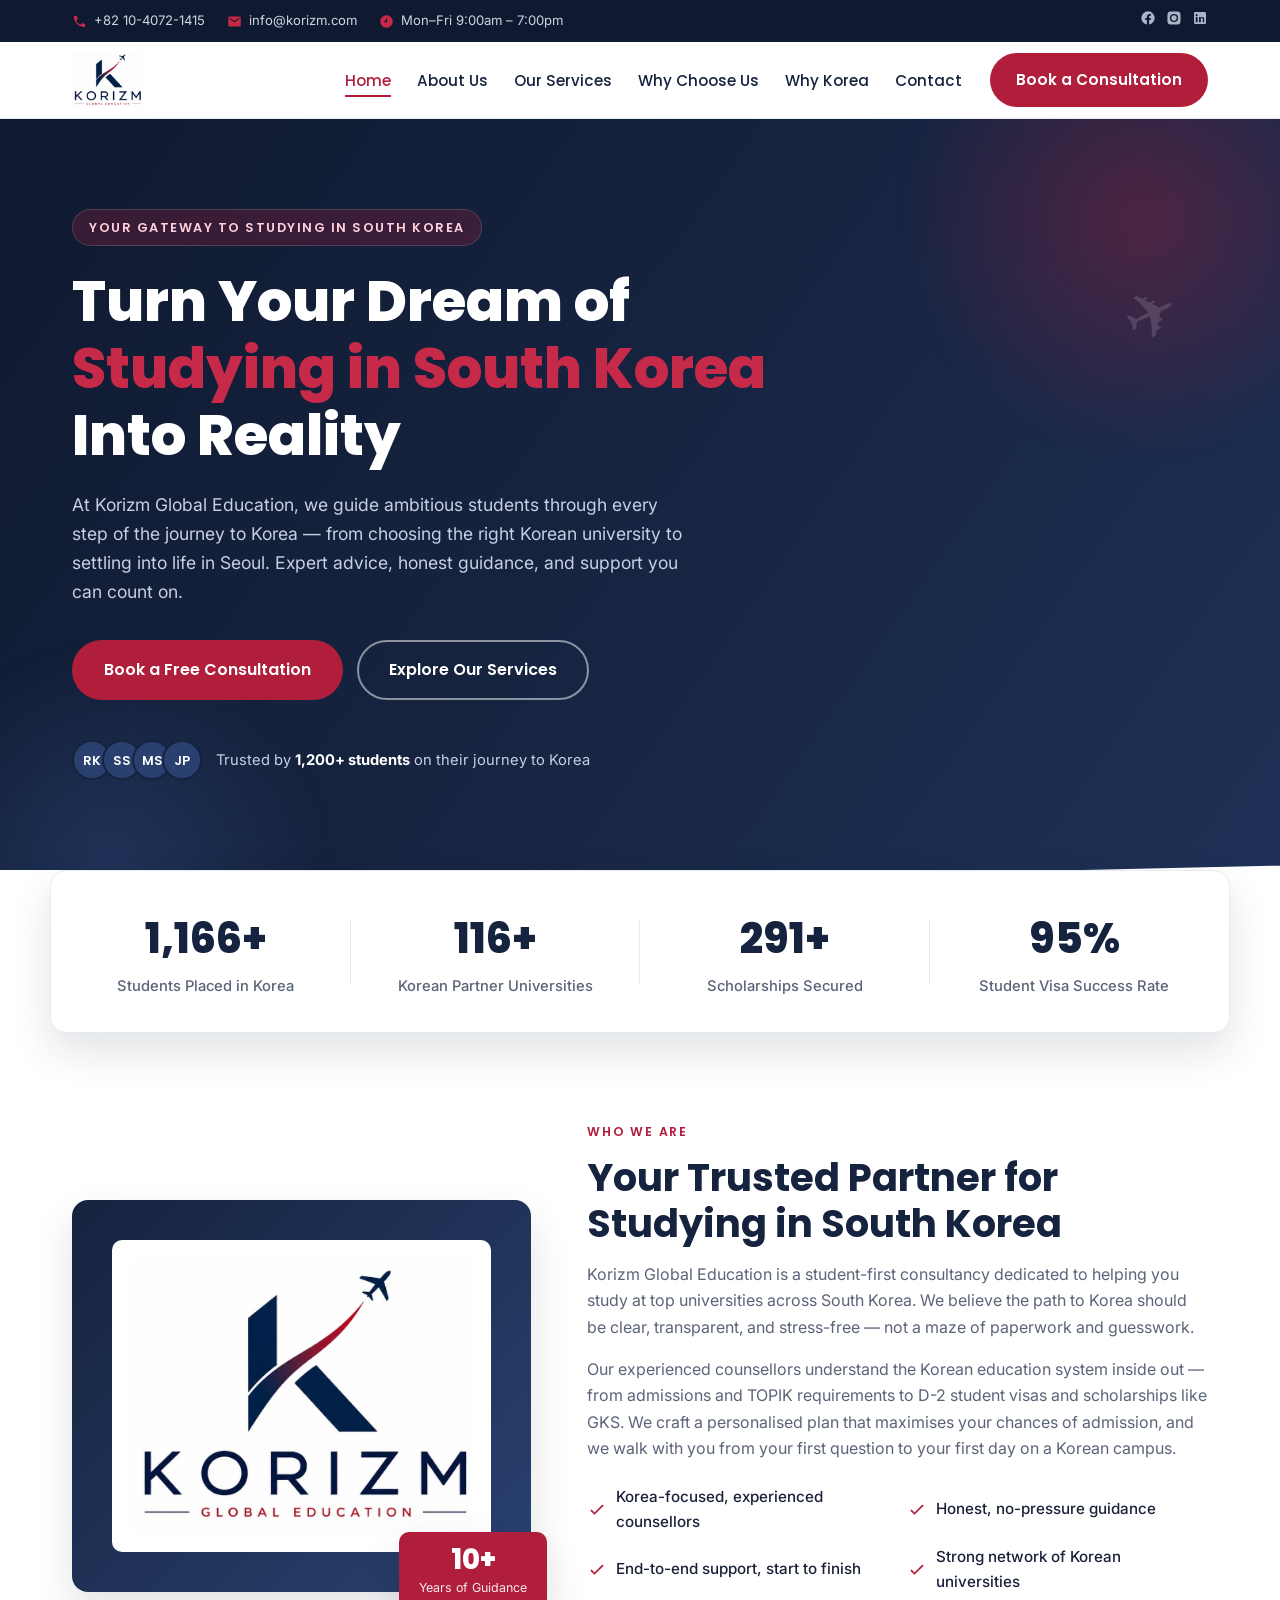
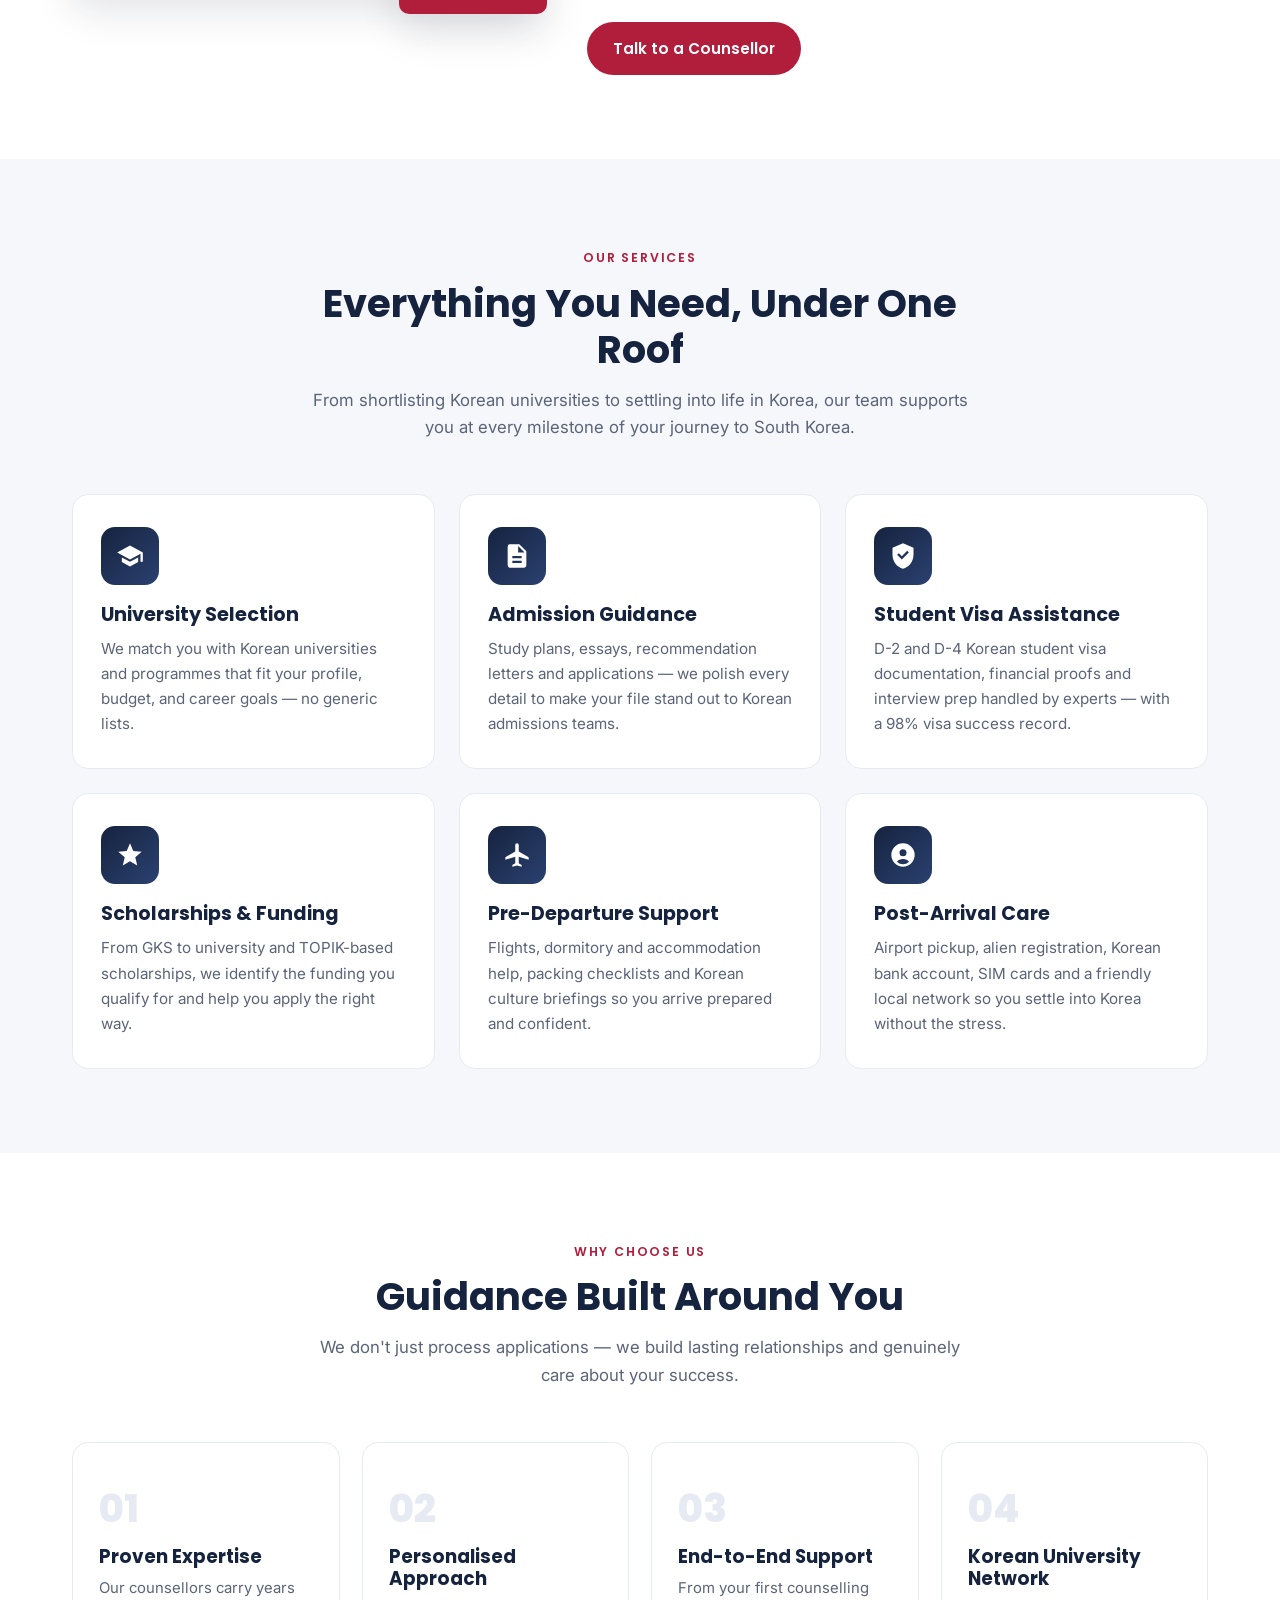
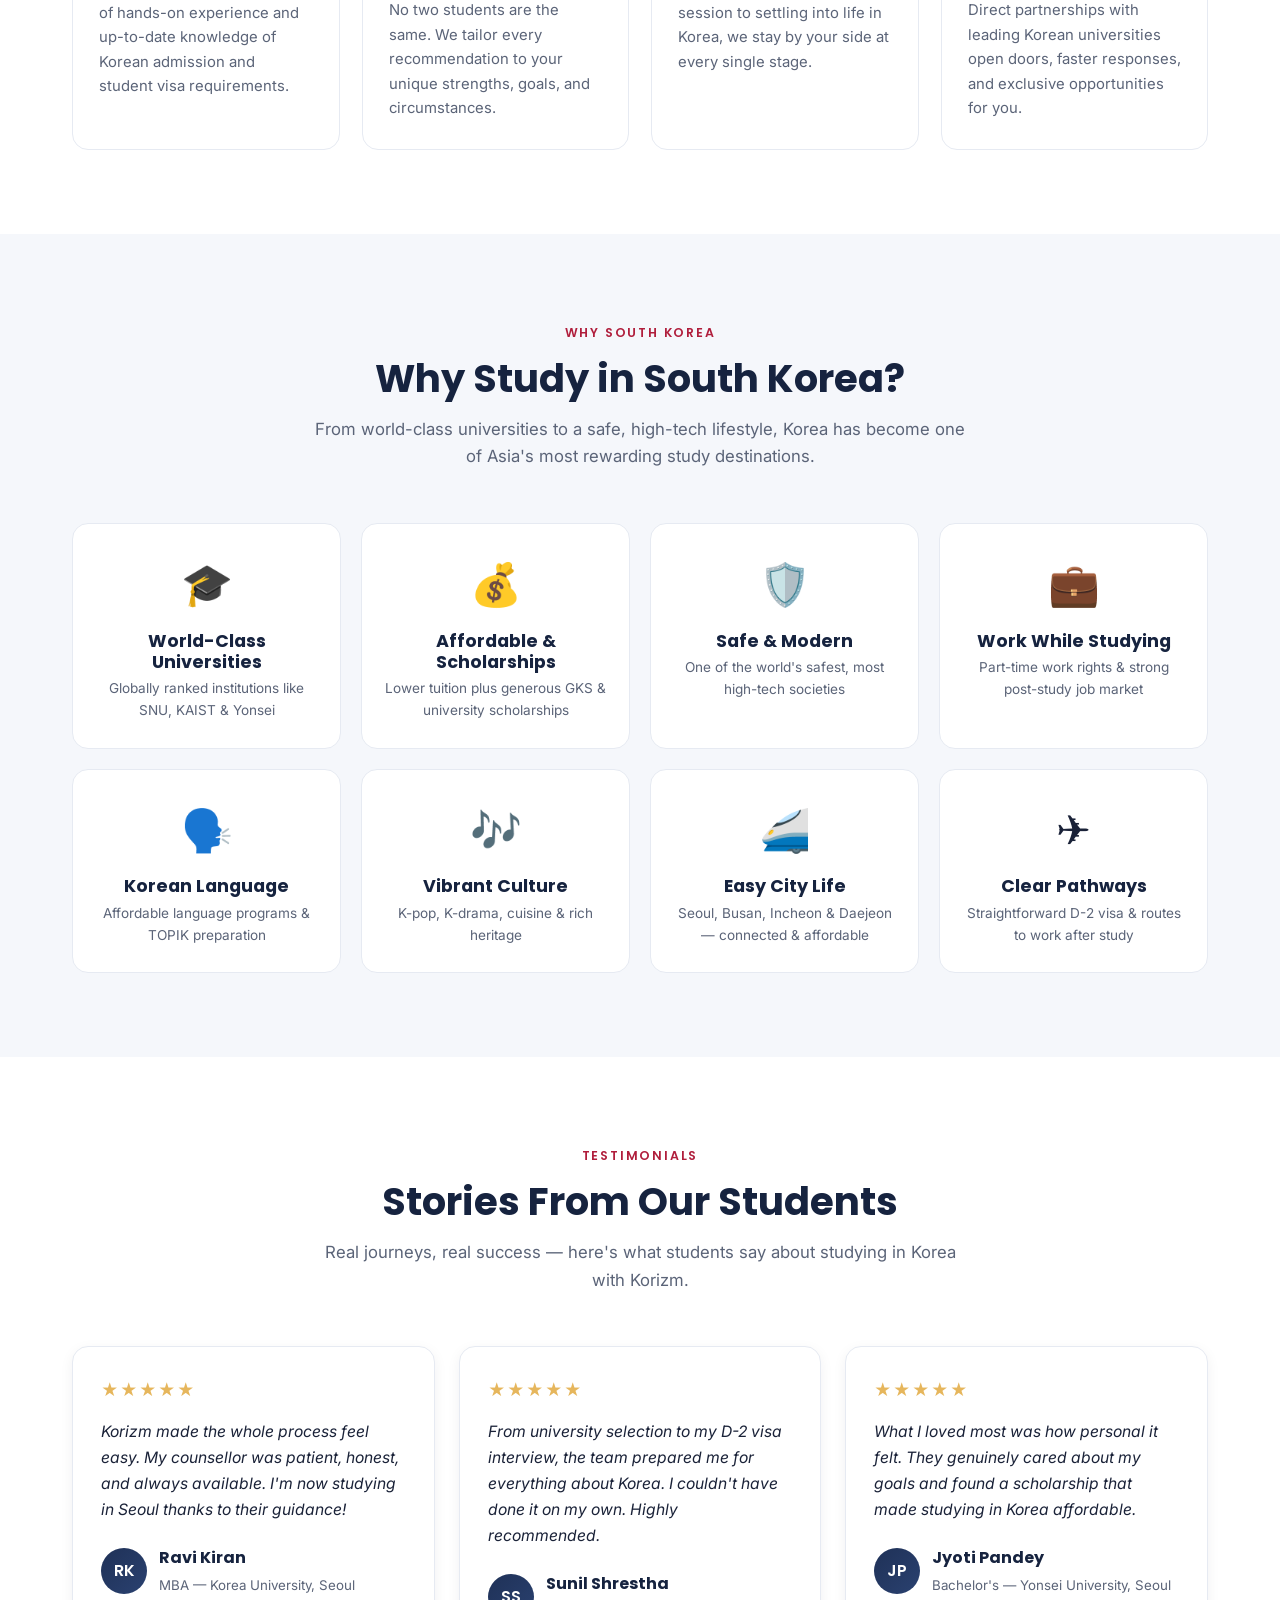
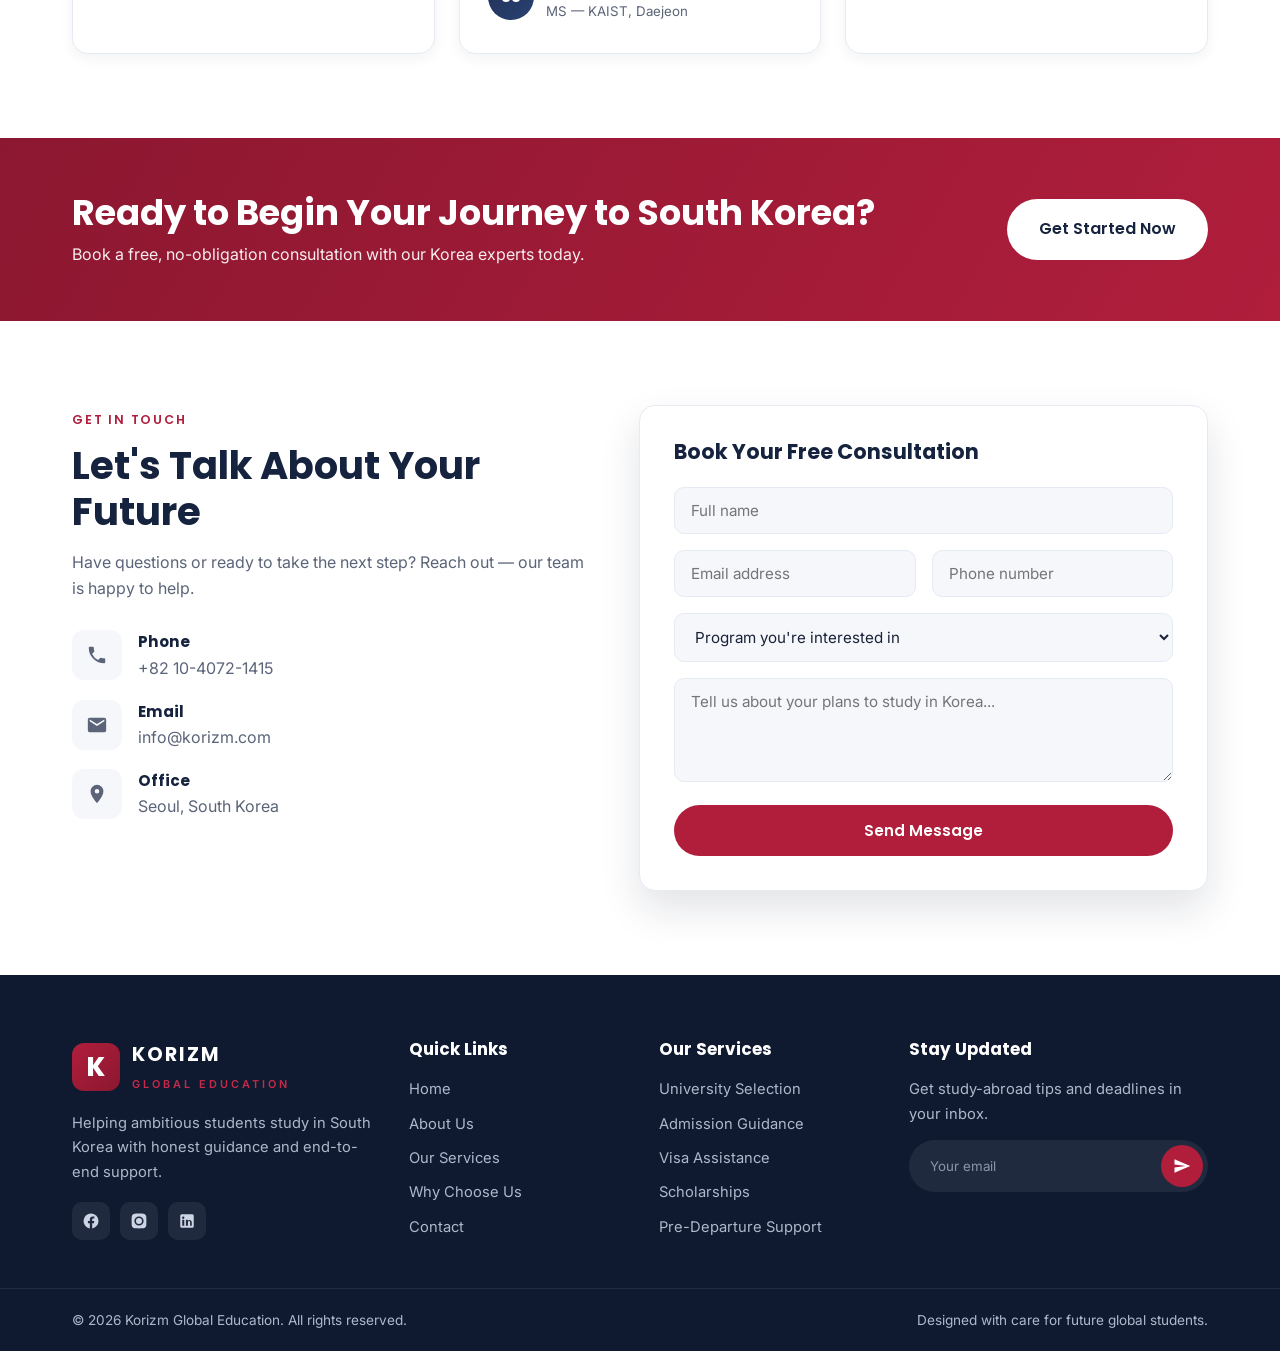
<file: korizm/index.html>
<!DOCTYPE html>
<html lang="en">
<head>
  <meta charset="UTF-8" />
  <meta name="viewport" content="width=device-width, initial-scale=1.0" />
  <title>Korizm Global Education — Study in South Korea Consultancy</title>
  <meta name="description" content="Korizm Global Education helps students achieve their dreams of studying in South Korea — Korean university selection, admissions, student visa assistance, scholarships, and pre & post-arrival support." />
  <link rel="icon" type="image/jpeg" href="public/korizm.jpg" />

  <!-- Fonts -->
  <link rel="preconnect" href="https://fonts.googleapis.com" />
  <link rel="preconnect" href="https://fonts.gstatic.com" crossorigin />
  <link href="https://fonts.googleapis.com/css2?family=Inter:wght@400;500;600;700&family=Poppins:wght@500;600;700;800&display=swap" rel="stylesheet" />

  <link rel="stylesheet" href="css/styles.css" />
</head>
<body>

  <!-- ===== Top Bar ===== -->
  <div class="topbar">
    <div class="container topbar__inner">
      <div class="topbar__contacts">
        <a href="tel:+821040721415" class="topbar__item">
          <svg viewBox="0 0 24 24" class="icon"><path d="M6.62 10.79a15.05 15.05 0 0 0 6.59 6.59l2.2-2.2a1 1 0 0 1 1.01-.24 11.36 11.36 0 0 0 3.56.57 1 1 0 0 1 1 1V20a1 1 0 0 1-1 1A17 17 0 0 1 3 4a1 1 0 0 1 1-1h3.5a1 1 0 0 1 1 1 11.36 11.36 0 0 0 .57 3.56 1 1 0 0 1-.24 1.01l-2.21 2.22z"/></svg>
          <span>+82 10-4072-1415</span>
        </a>
        <a href="mailto:info@korizm.com" class="topbar__item">
          <svg viewBox="0 0 24 24" class="icon"><path d="M20 4H4a2 2 0 0 0-2 2v12a2 2 0 0 0 2 2h16a2 2 0 0 0 2-2V6a2 2 0 0 0-2-2zm0 4-8 5-8-5V6l8 5 8-5z"/></svg>
          <span>info@korizm.com</span>
        </a>
        <span class="topbar__item topbar__hours">
          <svg viewBox="0 0 24 24" class="icon"><path d="M12 2a10 10 0 1 0 0 20 10 10 0 0 0 0-20zm1 11h-5v-2h3V7h2z"/></svg>
          <span>Mon–Fri 9:00am – 7:00pm</span>
        </span>
      </div>
      <div class="topbar__social">
        <a href="#" aria-label="Facebook"><svg viewBox="0 0 24 24" class="icon"><path d="M22 12a10 10 0 1 0-11.56 9.88v-6.99H7.9V12h2.54V9.8c0-2.5 1.49-3.89 3.78-3.89 1.09 0 2.24.2 2.24.2v2.46h-1.26c-1.24 0-1.63.77-1.63 1.56V12h2.78l-.44 2.89h-2.34v6.99A10 10 0 0 0 22 12z"/></svg></a>
        <a href="#" aria-label="Instagram"><svg viewBox="0 0 24 24" class="icon"><path d="M12 2.16c3.2 0 3.58.01 4.85.07 1.17.05 1.8.25 2.23.41.56.22.96.48 1.38.9.42.42.68.82.9 1.38.16.42.36 1.06.41 2.23.06 1.27.07 1.65.07 4.85s-.01 3.58-.07 4.85c-.05 1.17-.25 1.8-.41 2.23-.22.56-.48.96-.9 1.38-.42.42-.82.68-1.38.9-.42.16-1.06.36-2.23.41-1.27.06-1.65.07-4.85.07s-3.58-.01-4.85-.07c-1.17-.05-1.8-.25-2.23-.41a3.7 3.7 0 0 1-1.38-.9 3.7 3.7 0 0 1-.9-1.38c-.16-.42-.36-1.06-.41-2.23C2.17 15.58 2.16 15.2 2.16 12s.01-3.58.07-4.85c.05-1.17.25-1.8.41-2.23.22-.56.48-.96.9-1.38.42-.42.82-.68 1.38-.9.42-.16 1.06-.36 2.23-.41C8.42 2.17 8.8 2.16 12 2.16zm0 3.68A6.16 6.16 0 1 0 18.16 12 6.16 6.16 0 0 0 12 5.84zm0 10.16A4 4 0 1 1 16 12a4 4 0 0 1-4 4zm6.41-10.4a1.44 1.44 0 1 1-1.44-1.44 1.44 1.44 0 0 1 1.44 1.44z"/></svg></a>
        <a href="#" aria-label="LinkedIn"><svg viewBox="0 0 24 24" class="icon"><path d="M19 3a2 2 0 0 1 2 2v14a2 2 0 0 1-2 2H5a2 2 0 0 1-2-2V5a2 2 0 0 1 2-2zM8.34 18.34V10.4H5.67v7.94zM7 9.24a1.55 1.55 0 1 0 0-3.1 1.55 1.55 0 0 0 0 3.1zm11.34 9.1v-4.36c0-2.33-1.25-3.42-2.91-3.42a2.5 2.5 0 0 0-2.27 1.25h-.03V10.4h-2.56v7.94h2.66v-4.2c0-1.1.21-2.18 1.58-2.18s1.36 1.27 1.36 2.25v4.13z"/></svg></a>
      </div>
    </div>
  </div>

  <!-- ===== Header / Nav ===== -->
  <header class="header" id="header">
    <div class="container header__inner">
      <a href="#home" class="brand">
        <img src="public/korizm.jpg" alt="Korizm Global Education" class="brand__logo" />
      </a>

      <nav class="nav" id="nav">
        <button class="nav__close" id="navClose" aria-label="Close menu">&times;</button>
        <ul class="nav__list">
          <li><a href="#home" class="nav__link">Home</a></li>
          <li><a href="#about" class="nav__link">About Us</a></li>
          <li><a href="#services" class="nav__link">Our Services</a></li>
          <li><a href="#why" class="nav__link">Why Choose Us</a></li>
          <li><a href="#destinations" class="nav__link">Why Korea</a></li>
          <li><a href="#contact" class="nav__link">Contact</a></li>
        </ul>
        <a href="#contact" class="btn btn--primary nav__cta">Book a Consultation</a>
      </nav>

      <button class="nav__toggle" id="navToggle" aria-label="Open menu">
        <span></span><span></span><span></span>
      </button>
    </div>
  </header>

  <!-- ===== Hero ===== -->
  <section class="hero" id="home">
    <div class="hero__bg" aria-hidden="true">
      <span class="hero__plane">✈</span>
    </div>
    <div class="container hero__inner">
      <div class="hero__content reveal">
        <span class="hero__eyebrow">Your Gateway to Studying in South Korea</span>
        <h1 class="hero__title">Turn Your Dream of <span>Studying in South Korea</span> Into Reality</h1>
        <p class="hero__text">
          At Korizm Global Education, we guide ambitious students through every step of the
          journey to Korea — from choosing the right Korean university to settling into life
          in Seoul. Expert advice, honest guidance, and support you can count on.
        </p>
        <div class="hero__actions">
          <a href="#contact" class="btn btn--primary btn--lg">Book a Free Consultation</a>
          <a href="#services" class="btn btn--ghost btn--lg">Explore Our Services</a>
        </div>
        <div class="hero__trust">
          <div class="hero__avatars" aria-hidden="true">
            <span>RK</span><span>SS</span><span>MS</span><span>JP</span>
          </div>
          <p>Trusted by <strong>1,200+ students</strong> on their journey to Korea</p>
        </div>
      </div>
    </div>
    <div class="hero__wave" aria-hidden="true"></div>
  </section>

  <!-- ===== Stats ===== -->
  <section class="stats">
    <div class="container stats__grid">
      <div class="stat reveal">
        <div class="stat__num" data-count="1200" data-suffix="+">0</div>
        <p class="stat__label">Students Placed in Korea</p>
      </div>
      <div class="stat reveal">
        <div class="stat__num" data-count="120" data-suffix="+">0</div>
        <p class="stat__label">Korean Partner Universities</p>
      </div>
      <div class="stat reveal">
        <div class="stat__num" data-count="300" data-suffix="+">0</div>
        <p class="stat__label">Scholarships Secured</p>
      </div>
      <div class="stat reveal">
        <div class="stat__num" data-count="98" data-suffix="%">0</div>
        <p class="stat__label">Student Visa Success Rate</p>
      </div>
    </div>
  </section>

  <!-- ===== About ===== -->
  <section class="section about" id="about">
    <div class="container about__inner">
      <div class="about__media reveal">
        <div class="about__card">
          <div class="about__logo-wrap">
            <img src="public/korizm.jpg" alt="Korizm Global Education logo" />
          </div>
          <div class="about__badge">
            <strong>10+</strong>
            <span>Years of Guidance</span>
          </div>
        </div>
      </div>
      <div class="about__content reveal">
        <span class="eyebrow">Who We Are</span>
        <h2 class="section__title">Your Trusted Partner for Studying in South Korea</h2>
        <p>
          Korizm Global Education is a student-first consultancy dedicated to helping you study
          at top universities across South Korea. We believe the path to Korea should be clear,
          transparent, and stress-free — not a maze of paperwork and guesswork.
        </p>
        <p>
          Our experienced counsellors understand the Korean education system inside out — from
          admissions and TOPIK requirements to D-2 student visas and scholarships like GKS. We
          craft a personalised plan that maximises your chances of admission, and we walk with
          you from your first question to your first day on a Korean campus.
        </p>
        <ul class="about__points">
          <li><svg viewBox="0 0 24 24" class="tick"><path d="m9 16.2-3.5-3.5L4 14.2 9 19l11-11-1.5-1.5z"/></svg> Korea-focused, experienced counsellors</li>
          <li><svg viewBox="0 0 24 24" class="tick"><path d="m9 16.2-3.5-3.5L4 14.2 9 19l11-11-1.5-1.5z"/></svg> Honest, no-pressure guidance</li>
          <li><svg viewBox="0 0 24 24" class="tick"><path d="m9 16.2-3.5-3.5L4 14.2 9 19l11-11-1.5-1.5z"/></svg> End-to-end support, start to finish</li>
          <li><svg viewBox="0 0 24 24" class="tick"><path d="m9 16.2-3.5-3.5L4 14.2 9 19l11-11-1.5-1.5z"/></svg> Strong network of Korean universities</li>
        </ul>
        <a href="#contact" class="btn btn--primary">Talk to a Counsellor</a>
      </div>
    </div>
  </section>

  <!-- ===== Services ===== -->
  <section class="section section--soft services" id="services">
    <div class="container">
      <div class="section__head reveal">
        <span class="eyebrow">Our Services</span>
        <h2 class="section__title">Everything You Need, Under One Roof</h2>
        <p class="section__sub">From shortlisting Korean universities to settling into life in Korea, our team supports you at every milestone of your journey to South Korea.</p>
      </div>

      <div class="services__grid">
        <article class="service reveal">
          <div class="service__icon"><svg viewBox="0 0 24 24"><path d="M12 3 1 9l11 6 9-4.91V17h2V9zM5 13.18v4L12 21l7-3.82v-4L12 17z"/></svg></div>
          <h3>University Selection</h3>
          <p>We match you with Korean universities and programmes that fit your profile, budget, and career goals — no generic lists.</p>
        </article>

        <article class="service reveal">
          <div class="service__icon"><svg viewBox="0 0 24 24"><path d="M14 2H6a2 2 0 0 0-2 2v16a2 2 0 0 0 2 2h12a2 2 0 0 0 2-2V8zm2 16H8v-2h8zm0-4H8v-2h8zm-3-5V3.5L18.5 9z"/></svg></div>
          <h3>Admission Guidance</h3>
          <p>Study plans, essays, recommendation letters and applications — we polish every detail to make your file stand out to Korean admissions teams.</p>
        </article>

        <article class="service reveal">
          <div class="service__icon"><svg viewBox="0 0 24 24"><path d="M12 1 3 5v6c0 5.55 3.84 10.74 9 12 5.16-1.26 9-6.45 9-12V5zm-1 14-4-4 1.41-1.41L11 12.17l4.59-4.58L17 9z"/></svg></div>
          <h3>Student Visa Assistance</h3>
          <p>D-2 and D-4 Korean student visa documentation, financial proofs and interview prep handled by experts — with a 98% visa success record.</p>
        </article>

        <article class="service reveal">
          <div class="service__icon"><svg viewBox="0 0 24 24"><path d="M12 2 9.19 8.63 2 9.24l5.46 4.73L5.82 21 12 17.27 18.18 21l-1.64-7.03L22 9.24l-7.19-.61z"/></svg></div>
          <h3>Scholarships &amp; Funding</h3>
          <p>From GKS to university and TOPIK-based scholarships, we identify the funding you qualify for and help you apply the right way.</p>
        </article>

        <article class="service reveal">
          <div class="service__icon"><svg viewBox="0 0 24 24"><path d="M22 16v-2l-8.5-5V3.5a1.5 1.5 0 0 0-3 0V9L2 14v2l8.5-2.5V19L8 20.5V22l4-1 4 1v-1.5L13.5 19v-5.5z"/></svg></div>
          <h3>Pre-Departure Support</h3>
          <p>Flights, dormitory and accommodation help, packing checklists and Korean culture briefings so you arrive prepared and confident.</p>
        </article>

        <article class="service reveal">
          <div class="service__icon"><svg viewBox="0 0 24 24"><path d="M12 2a10 10 0 1 0 10 10A10 10 0 0 0 12 2zm0 5a3 3 0 1 1-3 3 3 3 0 0 1 3-3zm0 13a7.2 7.2 0 0 1-5-2c.03-1.66 3.33-2.57 5-2.57S16.97 16.34 17 18a7.2 7.2 0 0 1-5 2z"/></svg></div>
          <h3>Post-Arrival Care</h3>
          <p>Airport pickup, alien registration, Korean bank account, SIM cards and a friendly local network so you settle into Korea without the stress.</p>
        </article>
      </div>
    </div>
  </section>

  <!-- ===== Why Choose Us ===== -->
  <section class="section why" id="why">
    <div class="container">
      <div class="section__head reveal">
        <span class="eyebrow">Why Choose Us</span>
        <h2 class="section__title">Guidance Built Around You</h2>
        <p class="section__sub">We don't just process applications — we build lasting relationships and genuinely care about your success.</p>
      </div>

      <div class="why__grid">
        <div class="pillar reveal">
          <div class="pillar__no">01</div>
          <h3>Proven Expertise</h3>
          <p>Our counsellors carry years of hands-on experience and up-to-date knowledge of Korean admission and student visa requirements.</p>
        </div>
        <div class="pillar reveal">
          <div class="pillar__no">02</div>
          <h3>Personalised Approach</h3>
          <p>No two students are the same. We tailor every recommendation to your unique strengths, goals, and circumstances.</p>
        </div>
        <div class="pillar reveal">
          <div class="pillar__no">03</div>
          <h3>End-to-End Support</h3>
          <p>From your first counselling session to settling into life in Korea, we stay by your side at every single stage.</p>
        </div>
        <div class="pillar reveal">
          <div class="pillar__no">04</div>
          <h3>Korean University Network</h3>
          <p>Direct partnerships with leading Korean universities open doors, faster responses, and exclusive opportunities for you.</p>
        </div>
      </div>
    </div>
  </section>

  <!-- ===== Why Study in Korea ===== -->
  <section class="section section--soft destinations" id="destinations">
    <div class="container">
      <div class="section__head reveal">
        <span class="eyebrow">Why South Korea</span>
        <h2 class="section__title">Why Study in South Korea?</h2>
        <p class="section__sub">From world-class universities to a safe, high-tech lifestyle, Korea has become one of Asia's most rewarding study destinations.</p>
      </div>

      <div class="destinations__grid">
        <div class="dest reveal"><span class="dest__flag">🎓</span><h3>World-Class Universities</h3><p>Globally ranked institutions like SNU, KAIST &amp; Yonsei</p></div>
        <div class="dest reveal"><span class="dest__flag">💰</span><h3>Affordable &amp; Scholarships</h3><p>Lower tuition plus generous GKS &amp; university scholarships</p></div>
        <div class="dest reveal"><span class="dest__flag">🛡️</span><h3>Safe &amp; Modern</h3><p>One of the world's safest, most high-tech societies</p></div>
        <div class="dest reveal"><span class="dest__flag">💼</span><h3>Work While Studying</h3><p>Part-time work rights &amp; strong post-study job market</p></div>
        <div class="dest reveal"><span class="dest__flag">🗣️</span><h3>Korean Language</h3><p>Affordable language programs &amp; TOPIK preparation</p></div>
        <div class="dest reveal"><span class="dest__flag">🎶</span><h3>Vibrant Culture</h3><p>K-pop, K-drama, cuisine &amp; rich heritage</p></div>
        <div class="dest reveal"><span class="dest__flag">🚄</span><h3>Easy City Life</h3><p>Seoul, Busan, Incheon &amp; Daejeon — connected &amp; affordable</p></div>
        <div class="dest reveal"><span class="dest__flag">✈️</span><h3>Clear Pathways</h3><p>Straightforward D-2 visa &amp; routes to work after study</p></div>
      </div>
    </div>
  </section>

  <!-- ===== Testimonials ===== -->
  <section class="section testimonials">
    <div class="container">
      <div class="section__head reveal">
        <span class="eyebrow">Testimonials</span>
        <h2 class="section__title">Stories From Our Students</h2>
        <p class="section__sub">Real journeys, real success — here's what students say about studying in Korea with Korizm.</p>
      </div>

      <div class="testimonials__grid">
        <figure class="quote reveal">
          <div class="quote__stars">★★★★★</div>
          <blockquote>Korizm made the whole process feel easy. My counsellor was patient, honest, and always available. I'm now studying in Seoul thanks to their guidance!</blockquote>
          <figcaption><span class="quote__avatar">RK</span><span><strong>Ravi Kiran</strong><small>MBA — Korea University, Seoul</small></span></figcaption>
        </figure>
        <figure class="quote reveal">
          <div class="quote__stars">★★★★★</div>
          <blockquote>From university selection to my D-2 visa interview, the team prepared me for everything about Korea. I couldn't have done it on my own. Highly recommended.</blockquote>
          <figcaption><span class="quote__avatar">SS</span><span><strong>Sunil Shrestha</strong><small>MS — KAIST, Daejeon</small></span></figcaption>
        </figure>
        <figure class="quote reveal">
          <div class="quote__stars">★★★★★</div>
          <blockquote>What I loved most was how personal it felt. They genuinely cared about my goals and found a scholarship that made studying in Korea affordable.</blockquote>
          <figcaption><span class="quote__avatar">JP</span><span><strong>Jyoti Pandey</strong><small>Bachelor's — Yonsei University, Seoul</small></span></figcaption>
        </figure>
      </div>
    </div>
  </section>

  <!-- ===== CTA Banner ===== -->
  <section class="cta-banner">
    <div class="container cta-banner__inner reveal">
      <div>
        <h2>Ready to Begin Your Journey to South Korea?</h2>
        <p>Book a free, no-obligation consultation with our Korea experts today.</p>
      </div>
      <a href="#contact" class="btn btn--light btn--lg">Get Started Now</a>
    </div>
  </section>

  <!-- ===== Contact ===== -->
  <section class="section contact" id="contact">
    <div class="container contact__inner">
      <div class="contact__info reveal">
        <span class="eyebrow">Get in Touch</span>
        <h2 class="section__title">Let's Talk About Your Future</h2>
        <p>Have questions or ready to take the next step? Reach out — our team is happy to help.</p>

        <ul class="contact__list">
          <li>
            <span class="contact__ic"><svg viewBox="0 0 24 24"><path d="M6.62 10.79a15.05 15.05 0 0 0 6.59 6.59l2.2-2.2a1 1 0 0 1 1.01-.24 11.36 11.36 0 0 0 3.56.57 1 1 0 0 1 1 1V20a1 1 0 0 1-1 1A17 17 0 0 1 3 4a1 1 0 0 1 1-1h3.5a1 1 0 0 1 1 1 11.36 11.36 0 0 0 .57 3.56 1 1 0 0 1-.24 1.01l-2.21 2.22z"/></svg></span>
            <div><strong>Phone</strong><a href="tel:+821040721415">+82 10-4072-1415</a></div>
          </li>
          <li>
            <span class="contact__ic"><svg viewBox="0 0 24 24"><path d="M20 4H4a2 2 0 0 0-2 2v12a2 2 0 0 0 2 2h16a2 2 0 0 0 2-2V6a2 2 0 0 0-2-2zm0 4-8 5-8-5V6l8 5 8-5z"/></svg></span>
            <div><strong>Email</strong><a href="mailto:info@korizm.com">info@korizm.com</a></div>
          </li>
          <li>
            <span class="contact__ic"><svg viewBox="0 0 24 24"><path d="M12 2a7 7 0 0 0-7 7c0 5.25 7 13 7 13s7-7.75 7-13a7 7 0 0 0-7-7zm0 9.5A2.5 2.5 0 1 1 14.5 9 2.5 2.5 0 0 1 12 11.5z"/></svg></span>
            <div><strong>Office</strong><span>Seoul, South Korea</span></div>
          </li>
        </ul>
      </div>

      <form class="contact__form reveal" id="contactForm" novalidate>
        <h3>Book Your Free Consultation</h3>
        <div class="field">
          <input type="text" id="name" name="name" placeholder="Full name" required />
        </div>
        <div class="field-row">
          <div class="field">
            <input type="email" id="email" name="email" placeholder="Email address" required />
          </div>
          <div class="field">
            <input type="tel" id="phone" name="phone" placeholder="Phone number" />
          </div>
        </div>
        <div class="field">
          <select id="program" name="program" required>
            <option value="" disabled selected>Program you're interested in</option>
            <option>Korean Language Program</option>
            <option>Bachelor's Degree</option>
            <option>Master's Degree</option>
            <option>PhD / Research</option>
            <option>Exchange Program</option>
            <option>Not sure yet</option>
          </select>
        </div>
        <div class="field">
          <textarea id="message" name="message" rows="4" placeholder="Tell us about your plans to study in Korea..."></textarea>
        </div>
        <button type="submit" class="btn btn--primary btn--block">Send Message</button>
        <p class="form__note" id="formNote" hidden>Thanks! Your message has been sent — we'll be in touch shortly.</p>
      </form>
    </div>
  </section>

  <!-- ===== Footer ===== -->
  <footer class="footer">
    <div class="container footer__grid">
      <div class="footer__col footer__brand">
        <div class="footer__logo">
          <span class="footer__k">K</span>
          <div>
            <strong>KORIZM</strong>
            <small>GLOBAL EDUCATION</small>
          </div>
        </div>
        <p>Helping ambitious students study in South Korea with honest guidance and end-to-end support.</p>
        <div class="footer__social">
          <a href="#" aria-label="Facebook"><svg viewBox="0 0 24 24" class="icon"><path d="M22 12a10 10 0 1 0-11.56 9.88v-6.99H7.9V12h2.54V9.8c0-2.5 1.49-3.89 3.78-3.89 1.09 0 2.24.2 2.24.2v2.46h-1.26c-1.24 0-1.63.77-1.63 1.56V12h2.78l-.44 2.89h-2.34v6.99A10 10 0 0 0 22 12z"/></svg></a>
          <a href="#" aria-label="Instagram"><svg viewBox="0 0 24 24" class="icon"><path d="M12 2.16c3.2 0 3.58.01 4.85.07 1.17.05 1.8.25 2.23.41.56.22.96.48 1.38.9.42.42.68.82.9 1.38.16.42.36 1.06.41 2.23.06 1.27.07 1.65.07 4.85s-.01 3.58-.07 4.85c-.05 1.17-.25 1.8-.41 2.23-.22.56-.48.96-.9 1.38-.42.42-.82.68-1.38.9-.42.16-1.06.36-2.23.41-1.27.06-1.65.07-4.85.07s-3.58-.01-4.85-.07c-1.17-.05-1.8-.25-2.23-.41a3.7 3.7 0 0 1-1.38-.9 3.7 3.7 0 0 1-.9-1.38c-.16-.42-.36-1.06-.41-2.23C2.17 15.58 2.16 15.2 2.16 12s.01-3.58.07-4.85c.05-1.17.25-1.8.41-2.23.22-.56.48-.96.9-1.38.42-.42.82-.68 1.38-.9.42-.16 1.06-.36 2.23-.41C8.42 2.17 8.8 2.16 12 2.16zm0 3.68A6.16 6.16 0 1 0 18.16 12 6.16 6.16 0 0 0 12 5.84zm0 10.16A4 4 0 1 1 16 12a4 4 0 0 1-4 4zm6.41-10.4a1.44 1.44 0 1 1-1.44-1.44 1.44 1.44 0 0 1 1.44 1.44z"/></svg></a>
          <a href="#" aria-label="LinkedIn"><svg viewBox="0 0 24 24" class="icon"><path d="M19 3a2 2 0 0 1 2 2v14a2 2 0 0 1-2 2H5a2 2 0 0 1-2-2V5a2 2 0 0 1 2-2zM8.34 18.34V10.4H5.67v7.94zM7 9.24a1.55 1.55 0 1 0 0-3.1 1.55 1.55 0 0 0 0 3.1zm11.34 9.1v-4.36c0-2.33-1.25-3.42-2.91-3.42a2.5 2.5 0 0 0-2.27 1.25h-.03V10.4h-2.56v7.94h2.66v-4.2c0-1.1.21-2.18 1.58-2.18s1.36 1.27 1.36 2.25v4.13z"/></svg></a>
        </div>
      </div>

      <div class="footer__col">
        <h4>Quick Links</h4>
        <ul>
          <li><a href="#home">Home</a></li>
          <li><a href="#about">About Us</a></li>
          <li><a href="#services">Our Services</a></li>
          <li><a href="#why">Why Choose Us</a></li>
          <li><a href="#contact">Contact</a></li>
        </ul>
      </div>

      <div class="footer__col">
        <h4>Our Services</h4>
        <ul>
          <li><a href="#services">University Selection</a></li>
          <li><a href="#services">Admission Guidance</a></li>
          <li><a href="#services">Visa Assistance</a></li>
          <li><a href="#services">Scholarships</a></li>
          <li><a href="#services">Pre-Departure Support</a></li>
        </ul>
      </div>

      <div class="footer__col footer__newsletter">
        <h4>Stay Updated</h4>
        <p>Get study-abroad tips and deadlines in your inbox.</p>
        <form class="newsletter" id="newsletter">
          <input type="email" placeholder="Your email" aria-label="Email" required />
          <button type="submit" aria-label="Subscribe">
            <svg viewBox="0 0 24 24" class="icon"><path d="M2 21l21-9L2 3v7l15 2-15 2z"/></svg>
          </button>
        </form>
      </div>
    </div>

    <div class="footer__bottom">
      <div class="container footer__bottom-inner">
        <p>&copy; <span id="year"></span> Korizm Global Education. All rights reserved.</p>
        <p>Designed with care for future global students.</p>
      </div>
    </div>
  </footer>

  <a href="#home" class="to-top" id="toTop" aria-label="Back to top">
    <svg viewBox="0 0 24 24" class="icon"><path d="M12 4l8 8-1.4 1.4L13 7.8V20h-2V7.8L5.4 13.4 4 12z"/></svg>
  </a>

  <script src="js/main.js"></script>
</body>
</html>
</file>
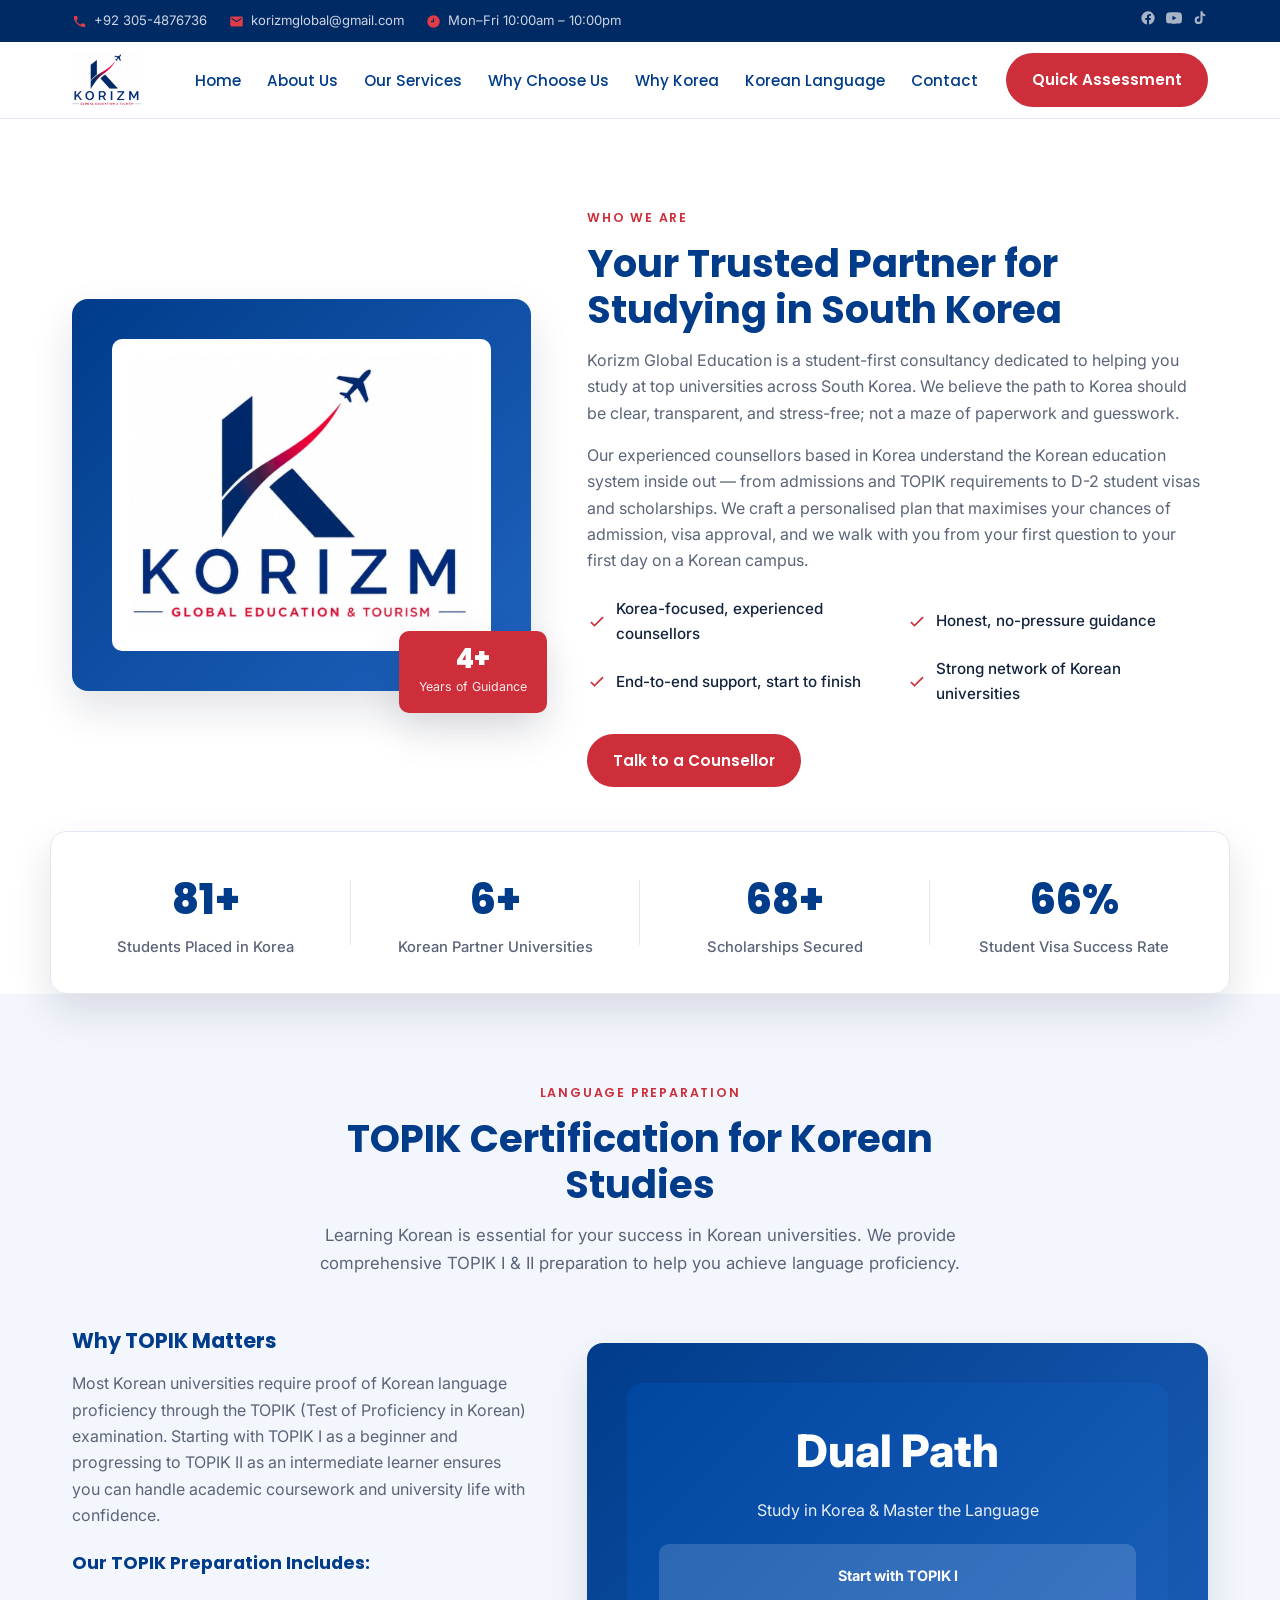
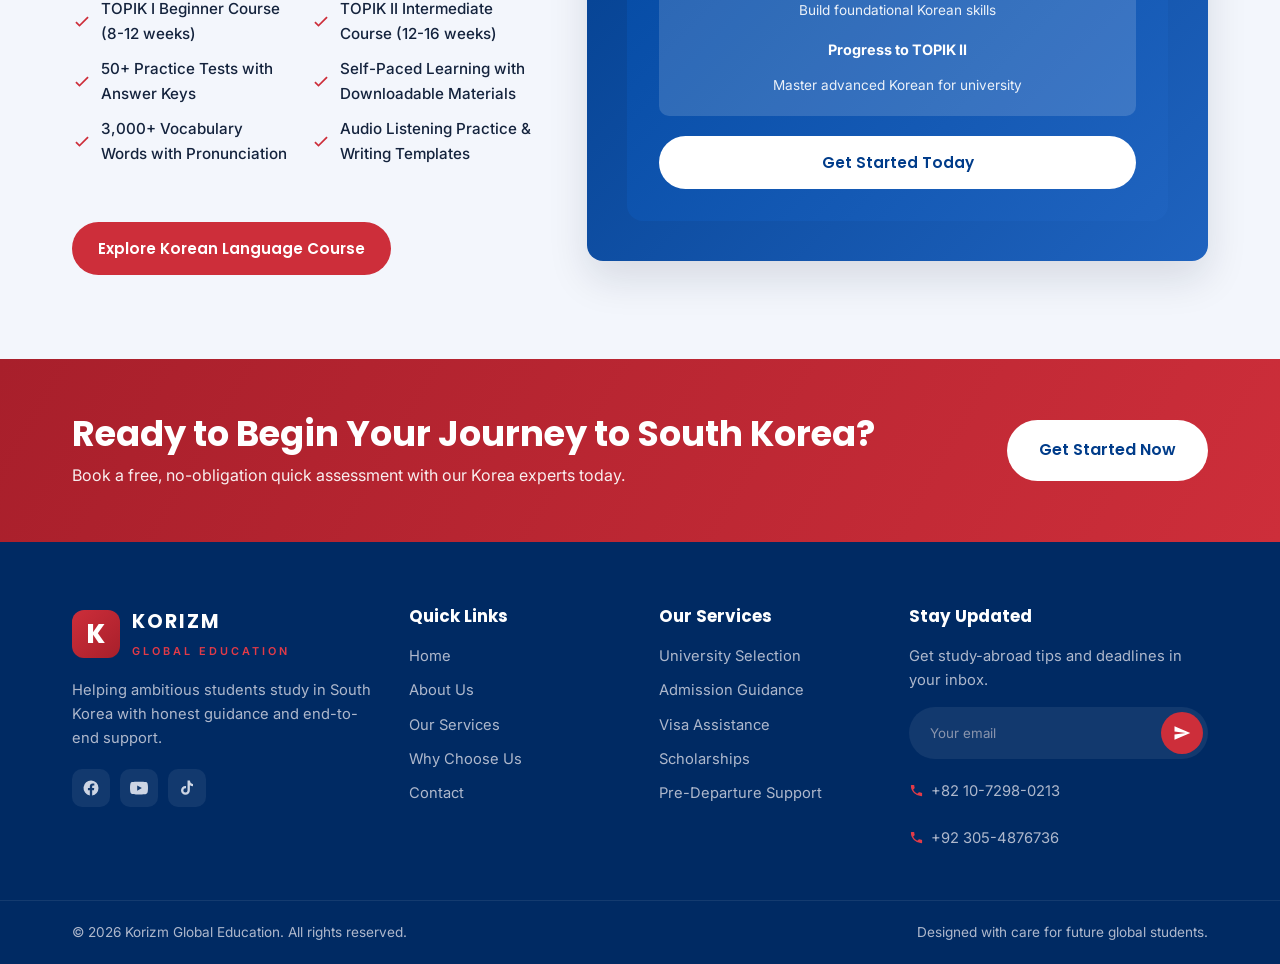
<file: about.html>
<!DOCTYPE html>
<html lang="en">
<head>
  <meta charset="UTF-8" />
  <meta name="viewport" content="width=device-width, initial-scale=1.0" />
  <title>About Us — Korizm Global Education</title>
  <meta name="description" content="Learn about Korizm Global Education, your trusted partner for studying in South Korea. Expert counsellors, Korea-based support, and proven success." />
  <link rel="icon" type="image/jpeg" href="public/korizm.jpg" />

  <!-- Fonts -->
  <link rel="preconnect" href="https://fonts.googleapis.com" />
  <link rel="preconnect" href="https://fonts.gstatic.com" crossorigin />
  <link href="https://fonts.googleapis.com/css2?family=Inter:wght@400;500;600;700&family=Poppins:wght@500;600;700;800&display=swap" rel="stylesheet" />

  <link rel="stylesheet" href="css/styles.css" />
</head>
<body>

  <!-- ===== Top Bar ===== -->
  <div class="topbar">
    <div class="container topbar__inner">
      <div class="topbar__contacts">
         <a href="https://wa.me/923054876736?text=Hello%20KORIZM%20Global%20Education" class="topbar__item">
          <svg viewBox="0 0 24 24" class="icon"><path d="M6.62 10.79a15.05 15.05 0 0 0 6.59 6.59l2.2-2.2a1 1 0 0 1 1.01-.24 11.36 11.36 0 0 0 3.56.57 1 1 0 0 1 1 1V20a1 1 0 0 1-1 1A17 17 0 0 1 3 4a1 1 0 0 1 1-1h3.5a1 1 0 0 1 1 1 11.36 11.36 0 0 0 .57 3.56 1 1 0 0 1-.24 1.01l-2.21 2.22z"/></svg>
          <span>+92 305-4876736</span>
        </a>
        <a href="mailto:korizmglobal@gmail.com" class="topbar__item">
          <svg viewBox="0 0 24 24" class="icon"><path d="M20 4H4a2 2 0 0 0-2 2v12a2 2 0 0 0 2 2h16a2 2 0 0 0 2-2V6a2 2 0 0 0-2-2zm0 4-8 5-8-5V6l8 5 8-5z"/></svg>
          <span>korizmglobal@gmail.com</span>
        </a>
        <span class="topbar__item topbar__hours">
          <svg viewBox="0 0 24 24" class="icon"><path d="M12 2a10 10 0 1 0 0 20 10 10 0 0 0 0-20zm1 11h-5v-2h3V7h2z"/></svg>
          <span>Mon–Fri 10:00am – 10:00pm</span>
        </span>
      </div>
      <div class="topbar__social">
        <a href="https://www.facebook.com/KorizmGlobal" target="_blank" aria-label="Facebook">
  <svg viewBox="0 0 24 24" class="icon">
    <path d="M22 12a10 10 0 1 0-11.56 9.88v-6.99H7.9V12h2.54V9.8c0-2.5 1.49-3.89 3.77-3.89 1.09 0 2.23.19 2.23.19v2.46h-1.26c-1.24 0-1.63.77-1.63 1.56V12h2.77l-.44 2.89h-2.33v6.99A10 10 0 0 0 22 12z"/>
  </svg>
</a>
        <a href="https://www.youtube.com/@KorizmGlobal" target="_blank" aria-label="YouTube">
  <svg viewBox="0 0 24 24" class="icon">
    <path d="M23.5 6.2a3 3 0 0 0-2.1-2.1C19.5 3.5 12 3.5 12 3.5s-7.5 0-9.4.6A3 3 0 0 0 .5 6.2 31.4 31.4 0 0 0 0 12a31.4 31.4 0 0 0 .5 5.8 3 3 0 0 0 2.1 2.1c1.9.6 9.4.6 9.4.6s7.5 0 9.4-.6a3 3 0 0 0 2.1-2.1A31.4 31.4 0 0 0 24 12a31.4 31.4 0 0 0-.5-5.8zM9.6 15.5v-7L15.8 12l-6.2 3.5z"/>
  </svg>
</a>
        <a href="https://www.tiktok.com/@korizmglobal" target="_blank" aria-label="TikTok">
  <svg viewBox="0 0 24 24" class="icon">
    <path d="M19.59 6.69a4.83 4.83 0 0 1-3.77-4.25V2h-3.12v13.17a2.78 2.78 0 1 1-2.78-2.78c.27 0 .53.04.78.11V9.33a5.9 5.9 0 0 0-.78-.05A5.9 5.9 0 1 0 15.82 15V8.35a7.93 7.93 0 0 0 4.18 1.18V6.69h-.41z"/>
  </svg>
</a>
      </div>
    </div>
  </div>

  <!-- ===== Header / Nav ===== -->
  <header class="header" id="header">
    <div class="container header__inner">
      <a href="index.html" class="brand">
        <img src="public/korizm.jpg" alt="Korizm Global Education" class="brand__logo" />
      </a>

      <nav class="nav" id="nav">
        <button class="nav__close" id="navClose" aria-label="Close menu">&times;</button>
        <ul class="nav__list">
          <li><a href="index.html" class="nav__link">Home</a></li>
          <li><a href="about.html" class="nav__link">About Us</a></li>
          <li><a href="services.html" class="nav__link">Our Services</a></li>
          <li><a href="why-us.html" class="nav__link">Why Choose Us</a></li>
          <li><a href="destinations.html" class="nav__link">Why Korea</a></li>
          <li><a href="korean-language.html" class="nav__link">Korean Language</a></li>
          <li><a href="contact.html" class="nav__link">Contact</a></li>
        </ul>
        <div style="display: flex; gap: 12px; flex-wrap: wrap;">
          <a href="contact.html" class="btn btn--primary nav__cta">Quick Assessment</a>
        </div>
      </nav>

      <button class="nav__toggle" id="navToggle" aria-label="Open menu">
        <span></span><span></span><span></span>
      </button>
    </div>
  </header>

  <!-- ===== About Section ===== -->
  <section class="section about" id="about">
    <div class="container about__inner">
      <div class="about__media reveal">
        <div class="about__card">
          <div class="about__logo-wrap">
            <img src="public/korizm.jpg" alt="Korizm Global Education logo" />
          </div>
          <div class="about__badge">
            <strong>4+</strong>
            <span>Years of Guidance</span>
          </div>
        </div>
      </div>
      <div class="about__content reveal">
        <span class="eyebrow">Who We Are</span>
        <h1 class="section__title">Your Trusted Partner for Studying in South Korea</h1>
        <p>
          Korizm Global Education is a student-first consultancy dedicated to helping you study
          at top universities across South Korea. We believe the path to Korea should be clear,
          transparent, and stress-free; not a maze of paperwork and guesswork.
        </p>
        <p>
          Our experienced counsellors based in Korea understand the Korean education system inside out — from
          admissions and TOPIK requirements to D-2 student visas and scholarships. We
          craft a personalised plan that maximises your chances of admission, visa approval, and we walk with
          you from your first question to your first day on a Korean campus.
        </p>
        <ul class="about__points">
          <li><svg viewBox="0 0 24 24" class="tick"><path d="m9 16.2-3.5-3.5L4 14.2 9 19l11-11-1.5-1.5z"/></svg> Korea-focused, experienced counsellors</li>
          <li><svg viewBox="0 0 24 24" class="tick"><path d="m9 16.2-3.5-3.5L4 14.2 9 19l11-11-1.5-1.5z"/></svg> Honest, no-pressure guidance</li>
          <li><svg viewBox="0 0 24 24" class="tick"><path d="m9 16.2-3.5-3.5L4 14.2 9 19l11-11-1.5-1.5z"/></svg> End-to-end support, start to finish</li>
          <li><svg viewBox="0 0 24 24" class="tick"><path d="m9 16.2-3.5-3.5L4 14.2 9 19l11-11-1.5-1.5z"/></svg> Strong network of Korean universities</li>
        </ul>
        <a href="contact.html" class="btn btn--primary">Talk to a Counsellor</a>
      </div>
    </div>
  </section>

  <!-- ===== Stats ===== -->
  <section class="stats">
    <div class="container stats__grid">
      <div class="stat reveal">
        <div class="stat__num" data-count="120" data-suffix="+">0</div>
        <p class="stat__label">Students Placed in Korea</p>
      </div>
      <div class="stat reveal">
        <div class="stat__num" data-count="10" data-suffix="+">0</div>
        <p class="stat__label">Korean Partner Universities</p>
      </div>
      <div class="stat reveal">
        <div class="stat__num" data-count="100" data-suffix="+">0</div>
        <p class="stat__label">Scholarships Secured</p>
      </div>
      <div class="stat reveal">
        <div class="stat__num" data-count="98" data-suffix="%">0</div>
        <p class="stat__label">Student Visa Success Rate</p>
      </div>
    </div>
  </section>

  <!-- ===== Korean Language Integration ===== -->
  <section class="section section--soft">
    <div class="container">
      <div class="section__head reveal">
        <span class="eyebrow">Language Preparation</span>
        <h2 class="section__title">TOPIK Certification for Korean Studies</h2>
        <p class="section__sub">Learning Korean is essential for your success in Korean universities. We provide comprehensive TOPIK I & II preparation to help you achieve language proficiency.</p>
      </div>

      <div class="about__inner">
        <div class="about__content reveal">
          <h3 style="font-size: 1.3rem; margin-bottom: 16px;">Why TOPIK Matters</h3>
          <p>
            Most Korean universities require proof of Korean language proficiency through the TOPIK (Test of Proficiency in Korean) examination. Starting with TOPIK I as a beginner and progressing to TOPIK II as an intermediate learner ensures you can handle academic coursework and university life with confidence.
          </p>
          <h3 style="font-size: 1.1rem; margin-top: 24px; margin-bottom: 12px;">Our TOPIK Preparation Includes:</h3>
          <ul class="about__points">
            <li><svg viewBox="0 0 24 24" class="tick"><path d="m9 16.2-3.5-3.5L4 14.2 9 19l11-11-1.5-1.5z"/></svg> TOPIK I Beginner Course (8-12 weeks)</li>
            <li><svg viewBox="0 0 24 24" class="tick"><path d="m9 16.2-3.5-3.5L4 14.2 9 19l11-11-1.5-1.5z"/></svg> TOPIK II Intermediate Course (12-16 weeks)</li>
            <li><svg viewBox="0 0 24 24" class="tick"><path d="m9 16.2-3.5-3.5L4 14.2 9 19l11-11-1.5-1.5z"/></svg> 50+ Practice Tests with Answer Keys</li>
            <li><svg viewBox="0 0 24 24" class="tick"><path d="m9 16.2-3.5-3.5L4 14.2 9 19l11-11-1.5-1.5z"/></svg> Self-Paced Learning with Downloadable Materials</li>
            <li><svg viewBox="0 0 24 24" class="tick"><path d="m9 16.2-3.5-3.5L4 14.2 9 19l11-11-1.5-1.5z"/></svg> 3,000+ Vocabulary Words with Pronunciation</li>
            <li><svg viewBox="0 0 24 24" class="tick"><path d="m9 16.2-3.5-3.5L4 14.2 9 19l11-11-1.5-1.5z"/></svg> Audio Listening Practice & Writing Templates</li>
          </ul>
          <a href="korean-language.html" class="btn btn--primary" style="margin-top: 28px;">
            Explore Korean Language Course
          </a>
        </div>

        <div class="about__card reveal" style="border-radius: var(--radius); overflow: hidden;">
          <div style="background: linear-gradient(135deg, #0047a0, #1f63bf); padding: 32px; text-align: center; border-radius: var(--radius);">
            <div style="font-size: 2.8rem; font-weight: 800; color: #fff; margin-bottom: 8px;">Dual Path</div>
            <p style="color: rgba(255,255,255,.9); margin-bottom: 20px;">Study in Korea & Master the Language</p>
            <div style="background: rgba(255,255,255,.15); padding: 20px; border-radius: var(--radius-sm); margin-bottom: 20px;">
              <p style="color: #fff; font-size: .9rem; margin-bottom: 12px;"><strong>Start with TOPIK I</strong></p>
              <p style="color: rgba(255,255,255,.9); font-size: .85rem; margin-bottom: 16px;">Build foundational Korean skills</p>
              <p style="color: #fff; font-size: .9rem; margin-bottom: 12px;"><strong>Progress to TOPIK II</strong></p>
              <p style="color: rgba(255,255,255,.9); font-size: .85rem;">Master advanced Korean for university</p>
            </div>
            <a href="korean-language.html" class="btn btn--light" style="width: 100%;">Get Started Today</a>
          </div>
        </div>
      </div>
    </div>
  </section>

  <!-- ===== CTA Banner ===== -->
  <section class="cta-banner">
    <div class="container cta-banner__inner reveal">
      <div>
        <h2>Ready to Begin Your Journey to South Korea?</h2>
        <p>Book a free, no-obligation quick assessment with our Korea experts today.</p>
      </div>
      <a href="contact.html" class="btn btn--light btn--lg">Get Started Now</a>
    </div>
  </section>

  <!-- ===== Footer ===== -->
  <footer class="footer">
    <div class="container footer__grid">
      <div class="footer__col footer__brand">
        <div class="footer__logo">
          <span class="footer__k">K</span>
          <div>
            <strong>KORIZM</strong>
            <small>GLOBAL EDUCATION</small>
          </div>
        </div>
        <p>Helping ambitious students study in South Korea with honest guidance and end-to-end support.</p>
        <div class="footer__social">
          <a href="https://www.facebook.com/KorizmGlobal" target="_blank" aria-label="Facebook">
  <svg viewBox="0 0 24 24" class="icon">
    <path d="M22 12a10 10 0 1 0-11.56 9.88v-6.99H7.9V12h2.54V9.8c0-2.5 1.49-3.89 3.77-3.89 1.09 0 2.23.19 2.23.19v2.46h-1.26c-1.24 0-1.63.77-1.63 1.56V12h2.77l-.44 2.89h-2.33v6.99A10 10 0 0 0 22 12z"/>
  </svg>
</a>
          <a href="https://www.youtube.com/@KorizmGlobal" target="_blank" aria-label="YouTube">
  <svg viewBox="0 0 24 24" class="icon">
    <path d="M23.5 6.2a3 3 0 0 0-2.1-2.1C19.5 3.5 12 3.5 12 3.5s-7.5 0-9.4.6A3 3 0 0 0 .5 6.2 31.4 31.4 0 0 0 0 12a31.4 31.4 0 0 0 .5 5.8 3 3 0 0 0 2.1 2.1c1.9.6 9.4.6 9.4.6s7.5 0 9.4-.6a3 3 0 0 0 2.1-2.1A31.4 31.4 0 0 0 24 12a31.4 31.4 0 0 0-.5-5.8zM9.6 15.5v-7L15.8 12l-6.2 3.5z"/>
  </svg>
</a>
          <a href="https://www.tiktok.com/@korizmGlobal" target="_blank" aria-label="TikTok">
  <svg viewBox="0 0 24 24" class="icon">
    <path d="M19.59 6.69a4.83 4.83 0 0 1-3.77-4.25V2h-3.12v13.17a2.78 2.78 0 1 1-2.78-2.78c.27 0 .53.04.78.11V9.33a5.9 5.9 0 0 0-.78-.05A5.9 5.9 0 1 0 15.82 15V8.35a7.93 7.93 0 0 0 4.18 1.18V6.69h-.41z"/>
  </svg>
</a>
        </div>
      </div>

      <div class="footer__col">
        <h4>Quick Links</h4>
        <ul>
          <li><a href="index.html">Home</a></li>
          <li><a href="about.html">About Us</a></li>
          <li><a href="services.html">Our Services</a></li>
          <li><a href="why-us.html">Why Choose Us</a></li>
          <li><a href="contact.html">Contact</a></li>
        </ul>
      </div>

      <div class="footer__col">
        <h4>Our Services</h4>
        <ul>
          <li><a href="services.html">University Selection</a></li>
          <li><a href="services.html">Admission Guidance</a></li>
          <li><a href="services.html">Visa Assistance</a></li>
          <li><a href="services.html">Scholarships</a></li>
          <li><a href="services.html">Pre-Departure Support</a></li>
        </ul>
      </div>

      <div class="footer__col footer__newsletter">
        <h4>Stay Updated</h4>
        <p>Get study-abroad tips and deadlines in your inbox.</p>
        <form class="newsletter" id="newsletter">
          <input type="email" placeholder="Your email" aria-label="Email" required />
          <button type="submit" aria-label="Subscribe">
            <svg viewBox="0 0 24 24" class="icon"><path d="M2 21l21-9L2 3v7l15 2-15 2z"/></svg>
          </button>
        </form>
         <div style="margin-top: 20px;">
        <a href="https://wa.me/821072980213?text=Hello%20KORIZM%20Global%20Education" class="topbar__item">
          <svg viewBox="0 0 24 24" class="icon"><path d="M6.62 10.79a15.05 15.05 0 0 0 6.59 6.59l2.2-2.2a1 1 0 0 1 1.01-.24 11.36 11.36 0 0 0 3.56.57 1 1 0 0 1 1 1V20a1 1 0 0 1-1 1A17 17 0 0 1 3 4a1 1 0 0 1 1-1h3.5a1 1 0 0 1 1 1 11.36 11.36 0 0 0 .57 3.56 1 1 0 0 1-.24 1.01l-2.21 2.22z"></path></svg>
          <span>+82 10-7298-0213</span>
        </a>
        </div>
        <div style="margin-top: 20px;">
        <a href="https://wa.me/923054876736?text=Hello%20KORIZM%20Global%20Education" class="topbar__item">
          <svg viewBox="0 0 24 24" class="icon"><path d="M6.62 10.79a15.05 15.05 0 0 0 6.59 6.59l2.2-2.2a1 1 0 0 1 1.01-.24 11.36 11.36 0 0 0 3.56.57 1 1 0 0 1 1 1V20a1 1 0 0 1-1 1A17 17 0 0 1 3 4a1 1 0 0 1 1-1h3.5a1 1 0 0 1 1 1 11.36 11.36 0 0 0 .57 3.56 1 1 0 0 1-.24 1.01l-2.21 2.22z"></path></svg>
          <span>+92 305-4876736</span>
        </a>
        </div>
      </div>
    </div>

    <div class="footer__bottom">
      <div class="container footer__bottom-inner">
        <p>&copy; <span id="year"></span> Korizm Global Education. All rights reserved.</p>
        <p>Designed with care for future global students.</p>
      </div>
    </div>
  </footer>

  <a href="index.html" class="to-top" id="toTop" aria-label="Back to top">
    <svg viewBox="0 0 24 24" class="icon"><path d="M12 4l8 8-1.4 1.4L13 7.8V20h-2V7.8L5.4 13.4 4 12z"/></svg>
  </a>

  <script src="js/main.js"></script>
</body>
</html>
</file>
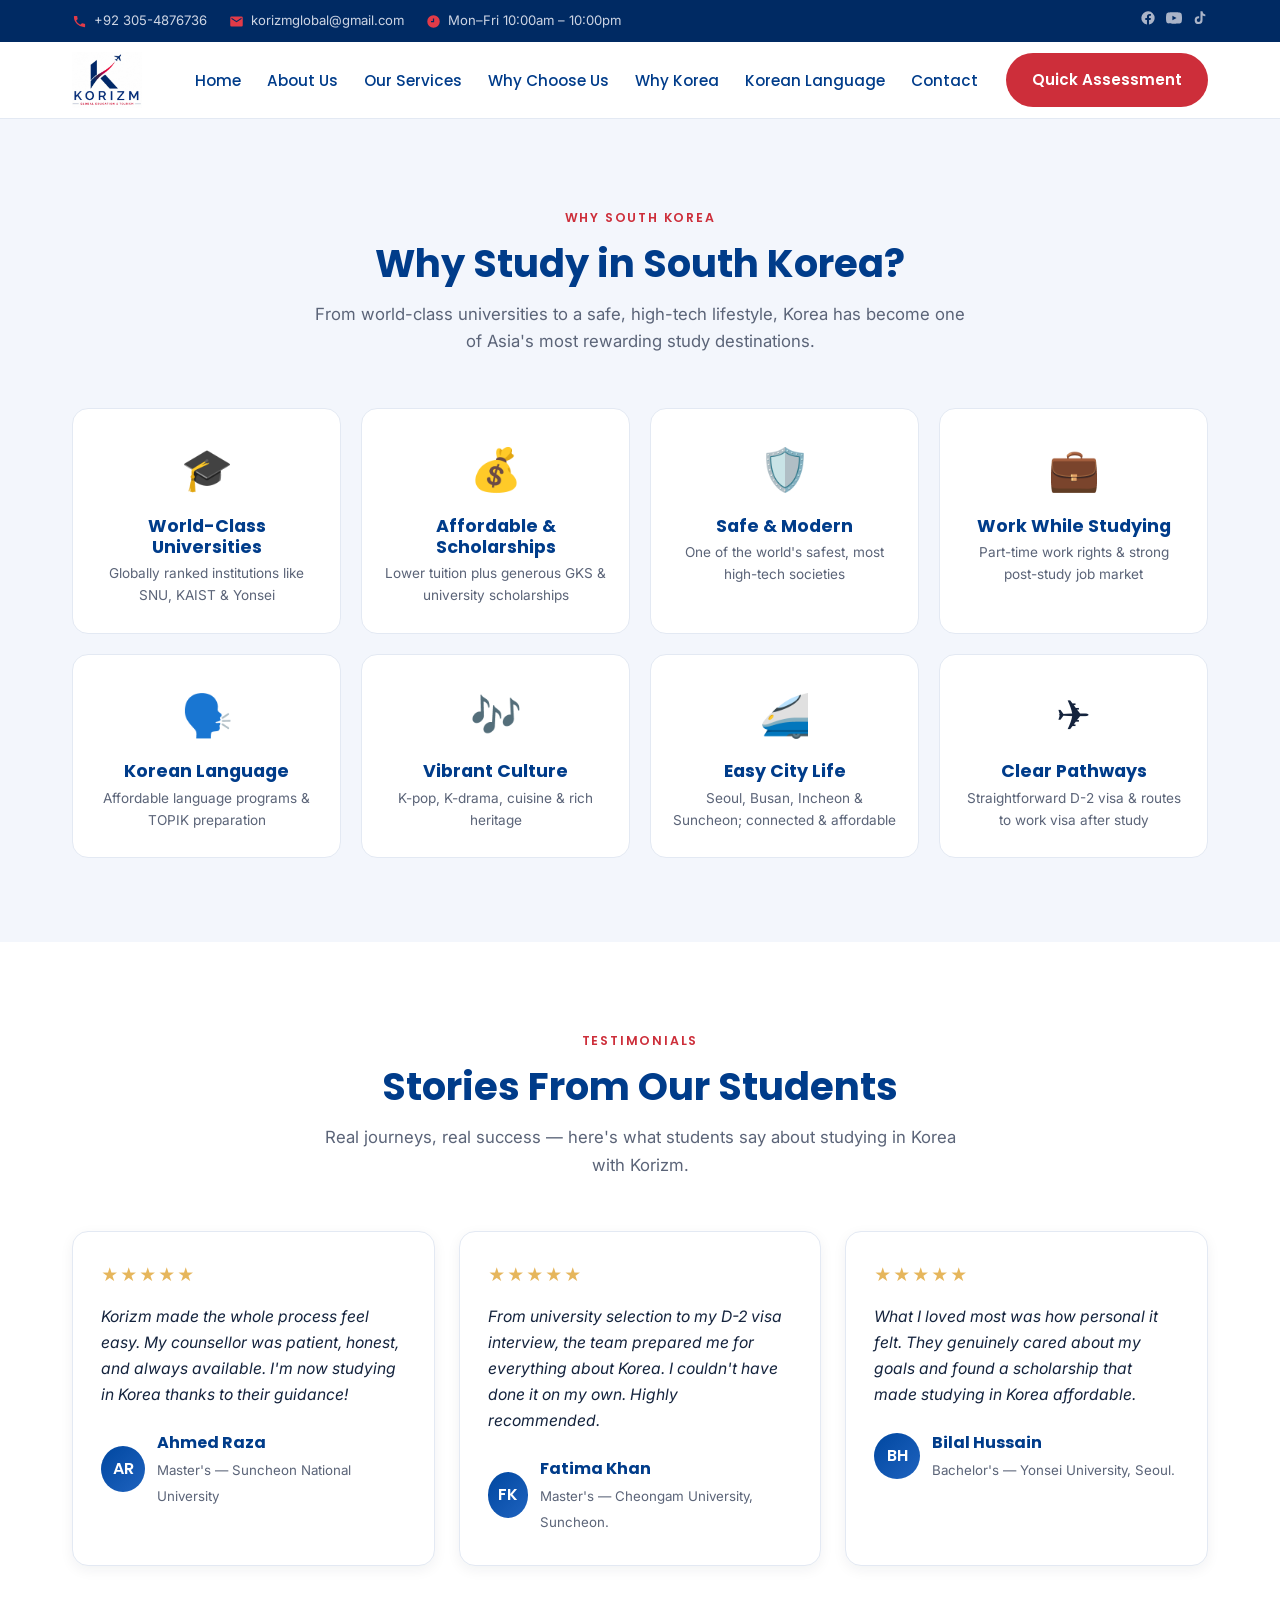
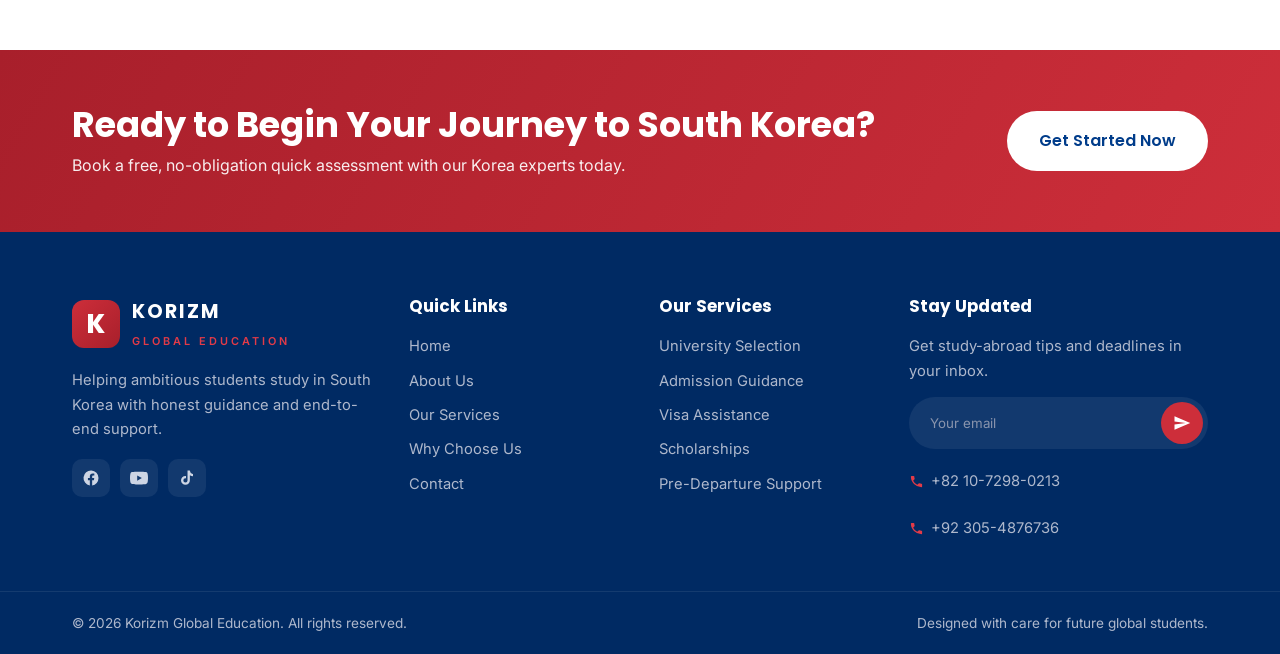
<file: destinations.html>
<!DOCTYPE html>
<html lang="en">
<head>
  <meta charset="UTF-8" />
  <meta name="viewport" content="width=device-width, initial-scale=1.0" />
  <title>Why Study in Korea — Korizm Global Education</title>
  <meta name="description" content="Discover why South Korea is the perfect study destination: world-class universities, scholarships, safe environment, and vibrant culture." />
  <link rel="icon" type="image/jpeg" href="public/korizm.jpg" />

  <!-- Fonts -->
  <link rel="preconnect" href="https://fonts.googleapis.com" />
  <link rel="preconnect" href="https://fonts.gstatic.com" crossorigin />
  <link href="https://fonts.googleapis.com/css2?family=Inter:wght@400;500;600;700&family=Poppins:wght@500;600;700;800&display=swap" rel="stylesheet" />

  <link rel="stylesheet" href="css/styles.css" />
</head>
<body>

  <!-- ===== Top Bar ===== -->
  <div class="topbar">
    <div class="container topbar__inner">
      <div class="topbar__contacts">
         <a href="https://wa.me/923054876736?text=Hello%20KORIZM%20Global%20Education" class="topbar__item">
          <svg viewBox="0 0 24 24" class="icon"><path d="M6.62 10.79a15.05 15.05 0 0 0 6.59 6.59l2.2-2.2a1 1 0 0 1 1.01-.24 11.36 11.36 0 0 0 3.56.57 1 1 0 0 1 1 1V20a1 1 0 0 1-1 1A17 17 0 0 1 3 4a1 1 0 0 1 1-1h3.5a1 1 0 0 1 1 1 11.36 11.36 0 0 0 .57 3.56 1 1 0 0 1-.24 1.01l-2.21 2.22z"/></svg>
          <span>+92 305-4876736</span>
        </a>
        <a href="mailto:korizmglobal@gmail.com" class="topbar__item">
          <svg viewBox="0 0 24 24" class="icon"><path d="M20 4H4a2 2 0 0 0-2 2v12a2 2 0 0 0 2 2h16a2 2 0 0 0 2-2V6a2 2 0 0 0-2-2zm0 4-8 5-8-5V6l8 5 8-5z"/></svg>
          <span>korizmglobal@gmail.com</span>
        </a>

        <span class="topbar__item topbar__hours">
          <svg viewBox="0 0 24 24" class="icon"><path d="M12 2a10 10 0 1 0 0 20 10 10 0 0 0 0-20zm1 11h-5v-2h3V7h2z"/></svg>
          <span>Mon–Fri 10:00am – 10:00pm</span>
        </span>
      </div>
      <div class="topbar__social">
        <a href="https://www.facebook.com/KorizmGlobal" target="_blank" aria-label="Facebook">
  <svg viewBox="0 0 24 24" class="icon">
    <path d="M22 12a10 10 0 1 0-11.56 9.88v-6.99H7.9V12h2.54V9.8c0-2.5 1.49-3.89 3.77-3.89 1.09 0 2.23.19 2.23.19v2.46h-1.26c-1.24 0-1.63.77-1.63 1.56V12h2.77l-.44 2.89h-2.33v6.99A10 10 0 0 0 22 12z"/>
  </svg>
</a>
        <a href="https://www.youtube.com/@KorizmGlobal" target="_blank" aria-label="YouTube">
  <svg viewBox="0 0 24 24" class="icon">
    <path d="M23.5 6.2a3 3 0 0 0-2.1-2.1C19.5 3.5 12 3.5 12 3.5s-7.5 0-9.4.6A3 3 0 0 0 .5 6.2 31.4 31.4 0 0 0 0 12a31.4 31.4 0 0 0 .5 5.8 3 3 0 0 0 2.1 2.1c1.9.6 9.4.6 9.4.6s7.5 0 9.4-.6a3 3 0 0 0 2.1-2.1A31.4 31.4 0 0 0 24 12a31.4 31.4 0 0 0-.5-5.8zM9.6 15.5v-7L15.8 12l-6.2 3.5z"/>
  </svg>
</a>
        <a href="https://www.tiktok.com/@korizmglobal" target="_blank" aria-label="TikTok">
  <svg viewBox="0 0 24 24" class="icon">
    <path d="M19.59 6.69a4.83 4.83 0 0 1-3.77-4.25V2h-3.12v13.17a2.78 2.78 0 1 1-2.78-2.78c.27 0 .53.04.78.11V9.33a5.9 5.9 0 0 0-.78-.05A5.9 5.9 0 1 0 15.82 15V8.35a7.93 7.93 0 0 0 4.18 1.18V6.69h-.41z"/>
  </svg>
</a>
      </div>
    </div>
  </div>

  <!-- ===== Header / Nav ===== -->
  <header class="header" id="header">
    <div class="container header__inner">
      <a href="index.html" class="brand">
        <img src="public/korizm.jpg" alt="Korizm Global Education" class="brand__logo" />
      </a>

      <nav class="nav" id="nav">
        <button class="nav__close" id="navClose" aria-label="Close menu">&times;</button>
        <ul class="nav__list">
          <li><a href="index.html" class="nav__link">Home</a></li>
          <li><a href="about.html" class="nav__link">About Us</a></li>
          <li><a href="services.html" class="nav__link">Our Services</a></li>
          <li><a href="why-us.html" class="nav__link">Why Choose Us</a></li>
          <li><a href="destinations.html" class="nav__link">Why Korea</a></li>
          <li><a href="korean-language.html" class="nav__link">Korean Language</a></li>
          <li><a href="contact.html" class="nav__link">Contact</a></li>
        </ul>
        <div style="display: flex; gap: 12px; flex-wrap: wrap;">
          <a href="contact.html" class="btn btn--primary nav__cta">Quick Assessment</a>
        </div>
      </nav>

      <button class="nav__toggle" id="navToggle" aria-label="Open menu">
        <span></span><span></span><span></span>
      </button>
    </div>
  </header>

  <!-- ===== Why Study in Korea Section ===== -->
  <section class="section section--soft destinations" id="destinations">
    <div class="container">
      <div class="section__head reveal">
        <span class="eyebrow">Why South Korea</span>
        <h1 class="section__title">Why Study in South Korea?</h1>
        <p class="section__sub">From world-class universities to a safe, high-tech lifestyle, Korea has become one of Asia's most rewarding study destinations.</p>
      </div>

      <div class="destinations__grid">
        <div class="dest reveal"><span class="dest__flag">🎓</span><h3>World-Class Universities</h3><p>Globally ranked institutions like SNU, KAIST &amp; Yonsei</p></div>
        <div class="dest reveal"><span class="dest__flag">💰</span><h3>Affordable &amp; Scholarships</h3><p>Lower tuition plus generous GKS &amp; university scholarships</p></div>
        <div class="dest reveal"><span class="dest__flag">🛡️</span><h3>Safe &amp; Modern</h3><p>One of the world's safest, most high-tech societies</p></div>
        <div class="dest reveal"><span class="dest__flag">💼</span><h3>Work While Studying</h3><p>Part-time work rights &amp; strong post-study job market</p></div>
        <div class="dest reveal"><span class="dest__flag">🗣️</span><h3>Korean Language</h3><p>Affordable language programs &amp; TOPIK preparation</p></div>
        <div class="dest reveal"><span class="dest__flag">🎶</span><h3>Vibrant Culture</h3><p>K-pop, K-drama, cuisine &amp; rich heritage</p></div>
        <div class="dest reveal"><span class="dest__flag">🚄</span><h3>Easy City Life</h3><p>Seoul, Busan, Incheon &amp; Suncheon; connected &amp; affordable</p></div>
        <div class="dest reveal"><span class="dest__flag">✈️</span><h3>Clear Pathways</h3><p>Straightforward D-2 visa &amp; routes to work visa after study</p></div>
      </div>
    </div>
  </section>

  <!-- ===== Testimonials ===== -->
  <section class="section testimonials">
    <div class="container">
      <div class="section__head reveal">
        <span class="eyebrow">Testimonials</span>
        <h2 class="section__title">Stories From Our Students</h2>
        <p class="section__sub">Real journeys, real success — here's what students say about studying in Korea with Korizm.</p>
      </div>

      <div class="testimonials__grid">
        <figure class="quote reveal">
          <div class="quote__stars">★★★★★</div>
          <blockquote>Korizm made the whole process feel easy. My counsellor was patient, honest, and always available. I'm now studying in Korea thanks to their guidance!</blockquote>
          <figcaption><span class="quote__avatar">AR</span><span><strong>Ahmed Raza</strong><small>Master's — Suncheon National University</small></span></figcaption>
        </figure>
        <figure class="quote reveal">
          <div class="quote__stars">★★★★★</div>
          <blockquote>From university selection to my D-2 visa interview, the team prepared me for everything about Korea. I couldn't have done it on my own. Highly recommended.</blockquote>
          <figcaption><span class="quote__avatar">FK</span><span><strong>Fatima Khan</strong><small>Master's — Cheongam University, Suncheon.
</small></span></figcaption>
        </figure>
        <figure class="quote reveal">
          <div class="quote__stars">★★★★★</div>
          <blockquote>What I loved most was how personal it felt. They genuinely cared about my goals and found a scholarship that made studying in Korea affordable.</blockquote>
          <figcaption><span class="quote__avatar">BH</span><span><strong>Bilal Hussain</strong><small>Bachelor's — Yonsei University, Seoul.</small></span></figcaption>
        </figure>
      </div>
    </div>
  </section>

  <!-- ===== CTA Banner ===== -->
  <section class="cta-banner">
    <div class="container cta-banner__inner reveal">
      <div>
        <h2>Ready to Begin Your Journey to South Korea?</h2>
        <p>Book a free, no-obligation quick assessment with our Korea experts today.</p>
      </div>
      <a href="contact.html" class="btn btn--light btn--lg">Get Started Now</a>
    </div>
  </section>

  <!-- ===== Footer ===== -->
  <footer class="footer">
    <div class="container footer__grid">
      <div class="footer__col footer__brand">
        <div class="footer__logo">
          <span class="footer__k">K</span>
          <div>
            <strong>KORIZM</strong>
            <small>GLOBAL EDUCATION</small>
          </div>
        </div>
        <p>Helping ambitious students study in South Korea with honest guidance and end-to-end support.</p>
        <div class="footer__social">
          <a href="https://www.facebook.com/KorizmGlobal" target="_blank" aria-label="Facebook">
  <svg viewBox="0 0 24 24" class="icon">
    <path d="M22 12a10 10 0 1 0-11.56 9.88v-6.99H7.9V12h2.54V9.8c0-2.5 1.49-3.89 3.77-3.89 1.09 0 2.23.19 2.23.19v2.46h-1.26c-1.24 0-1.63.77-1.63 1.56V12h2.77l-.44 2.89h-2.33v6.99A10 10 0 0 0 22 12z"/>
  </svg>
</a>
          <a href="https://www.youtube.com/@KorizmGlobal" target="_blank" aria-label="YouTube">
  <svg viewBox="0 0 24 24" class="icon">
    <path d="M23.5 6.2a3 3 0 0 0-2.1-2.1C19.5 3.5 12 3.5 12 3.5s-7.5 0-9.4.6A3 3 0 0 0 .5 6.2 31.4 31.4 0 0 0 0 12a31.4 31.4 0 0 0 .5 5.8 3 3 0 0 0 2.1 2.1c1.9.6 9.4.6 9.4.6s7.5 0 9.4-.6a3 3 0 0 0 2.1-2.1A31.4 31.4 0 0 0 24 12a31.4 31.4 0 0 0-.5-5.8zM9.6 15.5v-7L15.8 12l-6.2 3.5z"/>
  </svg>
</a>
          <a href="https://www.tiktok.com/@korizmGlobal" target="_blank" aria-label="TikTok">
  <svg viewBox="0 0 24 24" class="icon">
    <path d="M19.59 6.69a4.83 4.83 0 0 1-3.77-4.25V2h-3.12v13.17a2.78 2.78 0 1 1-2.78-2.78c.27 0 .53.04.78.11V9.33a5.9 5.9 0 0 0-.78-.05A5.9 5.9 0 1 0 15.82 15V8.35a7.93 7.93 0 0 0 4.18 1.18V6.69h-.41z"/>
  </svg>
</a>
        </div>
      </div>

      <div class="footer__col">
        <h4>Quick Links</h4>
        <ul>
          <li><a href="index.html">Home</a></li>
          <li><a href="about.html">About Us</a></li>
          <li><a href="services.html">Our Services</a></li>
          <li><a href="why-us.html">Why Choose Us</a></li>
          <li><a href="contact.html">Contact</a></li>
        </ul>
      </div>

      <div class="footer__col">
        <h4>Our Services</h4>
        <ul>
          <li><a href="services.html">University Selection</a></li>
          <li><a href="services.html">Admission Guidance</a></li>
          <li><a href="services.html">Visa Assistance</a></li>
          <li><a href="services.html">Scholarships</a></li>
          <li><a href="services.html">Pre-Departure Support</a></li>
        </ul>
      </div>

      <div class="footer__col footer__newsletter">
        <h4>Stay Updated</h4>
        <p>Get study-abroad tips and deadlines in your inbox.</p>
        <form class="newsletter" id="newsletter">
          <input type="email" placeholder="Your email" aria-label="Email" required />
          <button type="submit" aria-label="Subscribe">
            <svg viewBox="0 0 24 24" class="icon"><path d="M2 21l21-9L2 3v7l15 2-15 2z"/></svg>
          </button>
        </form>
         <div style="margin-top: 20px;">
        <a href="https://wa.me/821072980213?text=Hello%20KORIZM%20Global%20Education" class="topbar__item">
          <svg viewBox="0 0 24 24" class="icon"><path d="M6.62 10.79a15.05 15.05 0 0 0 6.59 6.59l2.2-2.2a1 1 0 0 1 1.01-.24 11.36 11.36 0 0 0 3.56.57 1 1 0 0 1 1 1V20a1 1 0 0 1-1 1A17 17 0 0 1 3 4a1 1 0 0 1 1-1h3.5a1 1 0 0 1 1 1 11.36 11.36 0 0 0 .57 3.56 1 1 0 0 1-.24 1.01l-2.21 2.22z"></path></svg>
          <span>+82 10-7298-0213</span>
        </a>
        </div>
        <div style="margin-top: 20px;">
        <a href="https://wa.me/923054876736?text=Hello%20KORIZM%20Global%20Education" class="topbar__item">
          <svg viewBox="0 0 24 24" class="icon"><path d="M6.62 10.79a15.05 15.05 0 0 0 6.59 6.59l2.2-2.2a1 1 0 0 1 1.01-.24 11.36 11.36 0 0 0 3.56.57 1 1 0 0 1 1 1V20a1 1 0 0 1-1 1A17 17 0 0 1 3 4a1 1 0 0 1 1-1h3.5a1 1 0 0 1 1 1 11.36 11.36 0 0 0 .57 3.56 1 1 0 0 1-.24 1.01l-2.21 2.22z"></path></svg>
          <span>+92 305-4876736</span>
        </a>
        </div>
      </div>
    </div>

    <div class="footer__bottom">
      <div class="container footer__bottom-inner">
        <p>&copy; <span id="year"></span> Korizm Global Education. All rights reserved.</p>
        <p>Designed with care for future global students.</p>
      </div>
    </div>
  </footer>

  <a href="index.html" class="to-top" id="toTop" aria-label="Back to top">
    <svg viewBox="0 0 24 24" class="icon"><path d="M12 4l8 8-1.4 1.4L13 7.8V20h-2V7.8L5.4 13.4 4 12z"/></svg>
  </a>

  <script src="js/main.js"></script>
</body>
</html>
</file>
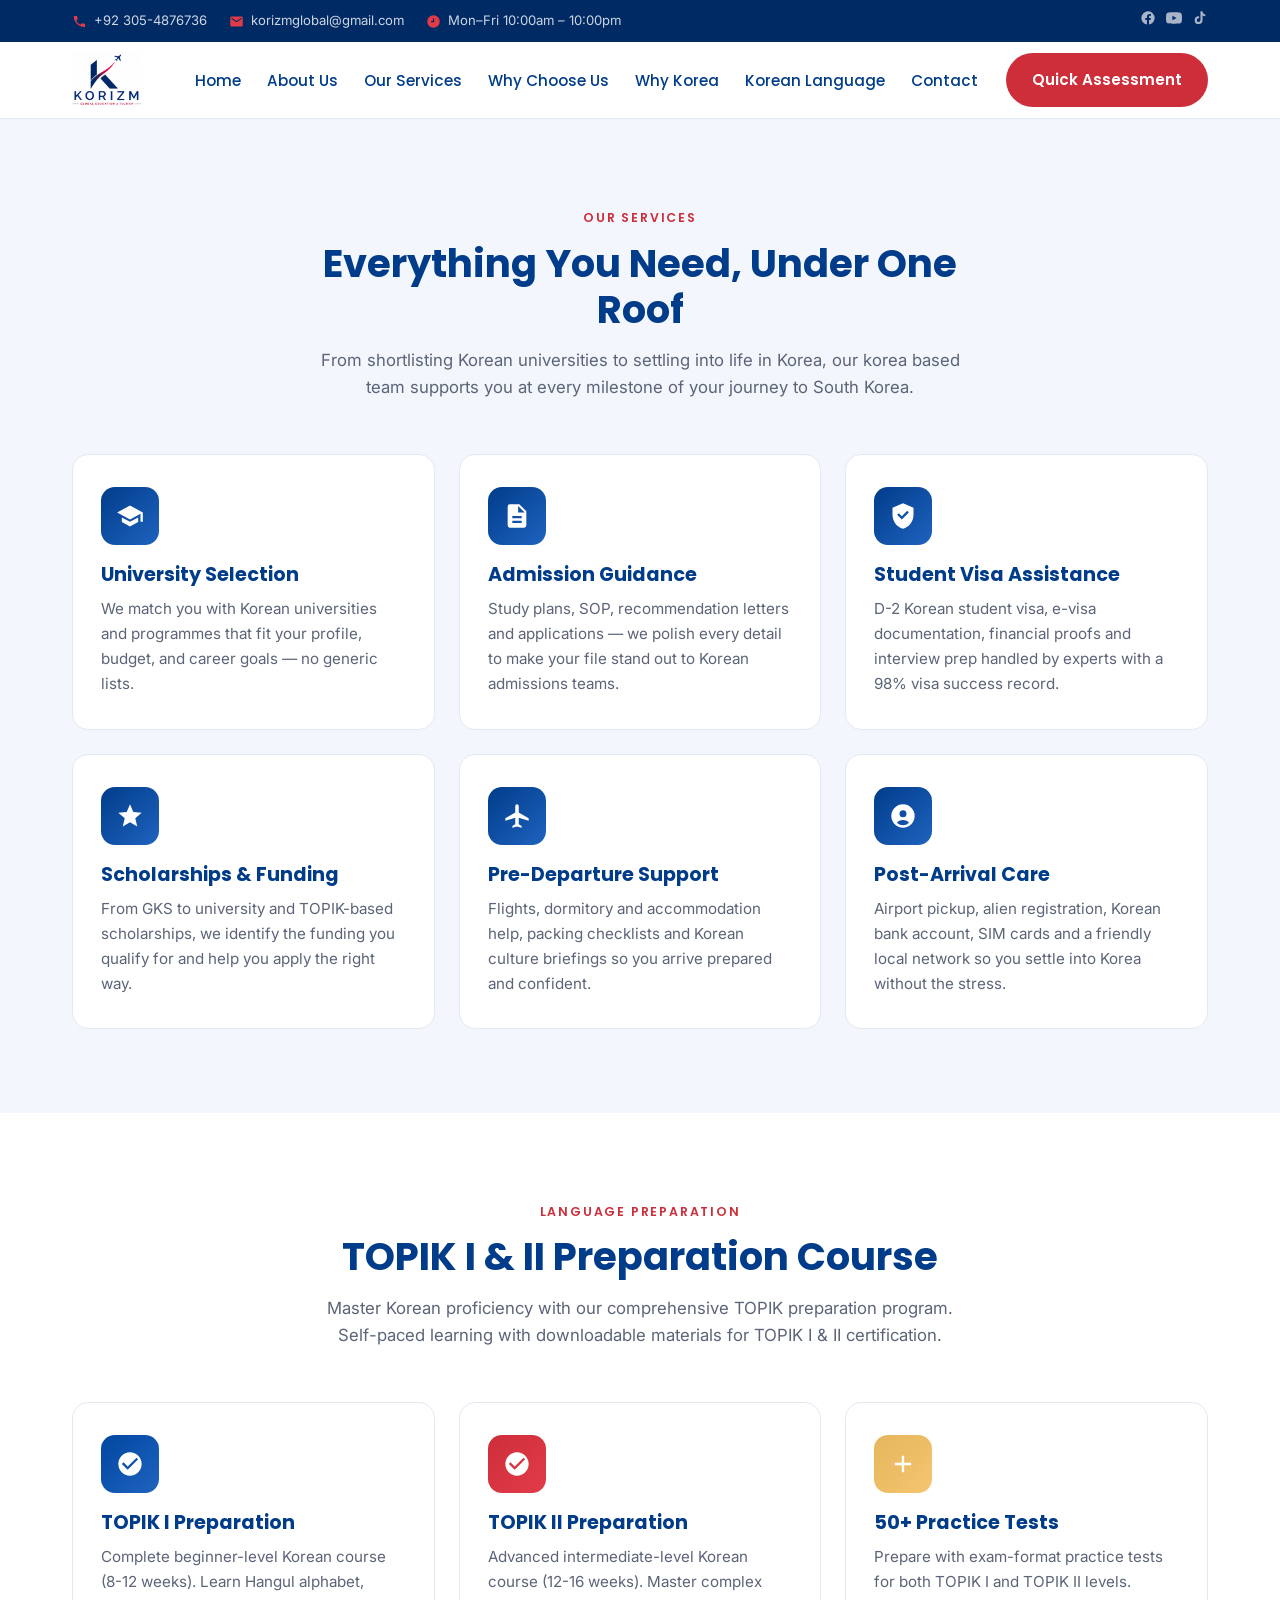
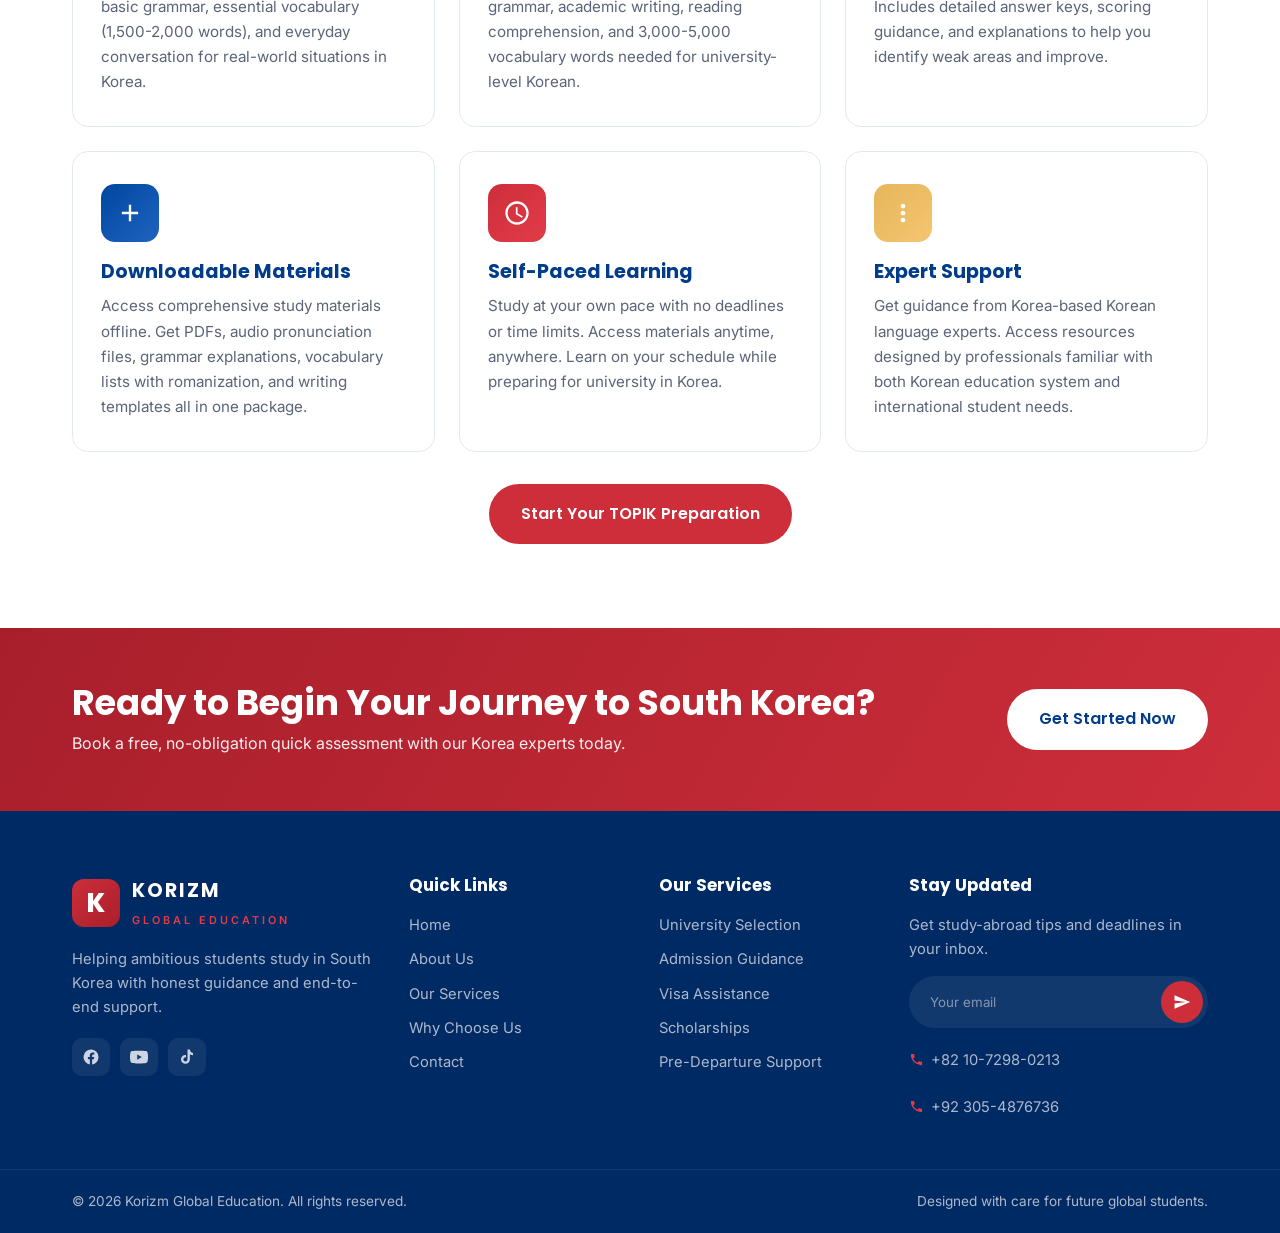
<file: services.html>
<!DOCTYPE html>
<html lang="en">
<head>
  <meta charset="UTF-8" />
  <meta name="viewport" content="width=device-width, initial-scale=1.0" />
  <title>Our Services — Korizm Global Education</title>
  <meta name="description" content="Korizm Global Education offers comprehensive services for studying in South Korea: university selection, admissions, visa, scholarships, and more." />
  <link rel="icon" type="image/jpeg" href="public/korizm.jpg" />

  <!-- Fonts -->
  <link rel="preconnect" href="https://fonts.googleapis.com" />
  <link rel="preconnect" href="https://fonts.gstatic.com" crossorigin />
  <link href="https://fonts.googleapis.com/css2?family=Inter:wght@400;500;600;700&family=Poppins:wght@500;600;700;800&display=swap" rel="stylesheet" />

  <link rel="stylesheet" href="css/styles.css" />
</head>
<body>

  <!-- ===== Top Bar ===== -->
  <div class="topbar">
    <div class="container topbar__inner">
      <div class="topbar__contacts">
        <a href="https://wa.me/923054876736?text=Hello%20KORIZM%20Global%20Education" class="topbar__item">
          <svg viewBox="0 0 24 24" class="icon"><path d="M6.62 10.79a15.05 15.05 0 0 0 6.59 6.59l2.2-2.2a1 1 0 0 1 1.01-.24 11.36 11.36 0 0 0 3.56.57 1 1 0 0 1 1 1V20a1 1 0 0 1-1 1A17 17 0 0 1 3 4a1 1 0 0 1 1-1h3.5a1 1 0 0 1 1 1 11.36 11.36 0 0 0 .57 3.56 1 1 0 0 1-.24 1.01l-2.21 2.22z"/></svg>
          <span>+92 305-4876736</span>
        </a>
        <a href="mailto:korizmglobal@gmail.com" class="topbar__item">
          <svg viewBox="0 0 24 24" class="icon"><path d="M20 4H4a2 2 0 0 0-2 2v12a2 2 0 0 0 2 2h16a2 2 0 0 0 2-2V6a2 2 0 0 0-2-2zm0 4-8 5-8-5V6l8 5 8-5z"/></svg>
          <span>korizmglobal@gmail.com</span>
        </a>
        <span class="topbar__item topbar__hours">
          <svg viewBox="0 0 24 24" class="icon"><path d="M12 2a10 10 0 1 0 0 20 10 10 0 0 0 0-20zm1 11h-5v-2h3V7h2z"/></svg>
          <span>Mon–Fri 10:00am – 10:00pm</span>
        </span>
      </div>
      <div class="topbar__social">
        <a href="https://www.facebook.com/KorizmGlobal" target="_blank" aria-label="Facebook">
  <svg viewBox="0 0 24 24" class="icon">
    <path d="M22 12a10 10 0 1 0-11.56 9.88v-6.99H7.9V12h2.54V9.8c0-2.5 1.49-3.89 3.77-3.89 1.09 0 2.23.19 2.23.19v2.46h-1.26c-1.24 0-1.63.77-1.63 1.56V12h2.77l-.44 2.89h-2.33v6.99A10 10 0 0 0 22 12z"/>
  </svg>
</a>
        <a href="https://www.youtube.com/@KorizmGlobal" target="_blank" aria-label="YouTube">
  <svg viewBox="0 0 24 24" class="icon">
    <path d="M23.5 6.2a3 3 0 0 0-2.1-2.1C19.5 3.5 12 3.5 12 3.5s-7.5 0-9.4.6A3 3 0 0 0 .5 6.2 31.4 31.4 0 0 0 0 12a31.4 31.4 0 0 0 .5 5.8 3 3 0 0 0 2.1 2.1c1.9.6 9.4.6 9.4.6s7.5 0 9.4-.6a3 3 0 0 0 2.1-2.1A31.4 31.4 0 0 0 24 12a31.4 31.4 0 0 0-.5-5.8zM9.6 15.5v-7L15.8 12l-6.2 3.5z"/>
  </svg>
</a>
        <a href="https://www.tiktok.com/@korizmglobal" target="_blank" aria-label="TikTok">
  <svg viewBox="0 0 24 24" class="icon">
    <path d="M19.59 6.69a4.83 4.83 0 0 1-3.77-4.25V2h-3.12v13.17a2.78 2.78 0 1 1-2.78-2.78c.27 0 .53.04.78.11V9.33a5.9 5.9 0 0 0-.78-.05A5.9 5.9 0 1 0 15.82 15V8.35a7.93 7.93 0 0 0 4.18 1.18V6.69h-.41z"/>
  </svg>
</a>
      </div>
    </div>
  </div>

  <!-- ===== Header / Nav ===== -->
  <header class="header" id="header">
    <div class="container header__inner">
      <a href="index.html" class="brand">
        <img src="public/korizm.jpg" alt="Korizm Global Education" class="brand__logo" />
      </a>

      <nav class="nav" id="nav">
        <button class="nav__close" id="navClose" aria-label="Close menu">&times;</button>
        <ul class="nav__list">
          <li><a href="index.html" class="nav__link">Home</a></li>
          <li><a href="about.html" class="nav__link">About Us</a></li>
          <li><a href="services.html" class="nav__link">Our Services</a></li>
          <li><a href="why-us.html" class="nav__link">Why Choose Us</a></li>
          <li><a href="destinations.html" class="nav__link">Why Korea</a></li>
          <li><a href="korean-language.html" class="nav__link">Korean Language</a></li>
          <li><a href="contact.html" class="nav__link">Contact</a></li>
        </ul>
        <div style="display: flex; gap: 12px; flex-wrap: wrap;">
          <a href="contact.html" class="btn btn--primary nav__cta">Quick Assessment</a>
        </div>
      </nav>

      <button class="nav__toggle" id="navToggle" aria-label="Open menu">
        <span></span><span></span><span></span>
      </button>
    </div>
  </header>

  <!-- ===== Services Section ===== -->
  <section class="section section--soft services" id="services">
    <div class="container">
      <div class="section__head reveal">
        <span class="eyebrow">Our Services</span>
        <h1 class="section__title">Everything You Need, Under One Roof</h1>
        <p class="section__sub">From shortlisting Korean universities to settling into life in Korea, our korea based team supports you at every milestone of your journey to South Korea.</p>
      </div>

      <div class="services__grid">
        <article class="service reveal">
          <div class="service__icon"><svg viewBox="0 0 24 24"><path d="M12 3 1 9l11 6 9-4.91V17h2V9zM5 13.18v4L12 21l7-3.82v-4L12 17z"/></svg></div>
          <h3>University Selection</h3>
          <p>We match you with Korean universities and programmes that fit your profile, budget, and career goals — no generic lists.</p>
        </article>

        <article class="service reveal">
          <div class="service__icon"><svg viewBox="0 0 24 24"><path d="M14 2H6a2 2 0 0 0-2 2v16a2 2 0 0 0 2 2h12a2 2 0 0 0 2-2V8zm2 16H8v-2h8zm0-4H8v-2h8zm-3-5V3.5L18.5 9z"/></svg></div>
          <h3>Admission Guidance</h3>
          <p>Study plans, SOP, recommendation letters and applications — we polish every detail to make your file stand out to Korean admissions teams.</p>
        </article>

        <article class="service reveal">
          <div class="service__icon"><svg viewBox="0 0 24 24"><path d="M12 1 3 5v6c0 5.55 3.84 10.74 9 12 5.16-1.26 9-6.45 9-12V5zm-1 14-4-4 1.41-1.41L11 12.17l4.59-4.58L17 9z"/></svg></div>
          <h3>Student Visa Assistance</h3>
          <p>D-2 Korean student visa, e-visa documentation, financial proofs and interview prep handled by experts with a 98% visa success record.</p>
        </article>

        <article class="service reveal">
          <div class="service__icon"><svg viewBox="0 0 24 24"><path d="M12 2 9.19 8.63 2 9.24l5.46 4.73L5.82 21 12 17.27 18.18 21l-1.64-7.03L22 9.24l-7.19-.61z"/></svg></div>
          <h3>Scholarships &amp; Funding</h3>
          <p>From GKS to university and TOPIK-based scholarships, we identify the funding you qualify for and help you apply the right way.</p>
        </article>

        <article class="service reveal">
          <div class="service__icon"><svg viewBox="0 0 24 24"><path d="M22 16v-2l-8.5-5V3.5a1.5 1.5 0 0 0-3 0V9L2 14v2l8.5-2.5V19L8 20.5V22l4-1 4 1v-1.5L13.5 19v-5.5z"/></svg></div>
          <h3>Pre-Departure Support</h3>
          <p>Flights, dormitory and accommodation help, packing checklists and Korean culture briefings so you arrive prepared and confident.</p>
        </article>

        <article class="service reveal">
          <div class="service__icon"><svg viewBox="0 0 24 24"><path d="M12 2a10 10 0 1 0 10 10A10 10 0 0 0 12 2zm0 5a3 3 0 1 1-3 3 3 3 0 0 1 3-3zm0 13a7.2 7.2 0 0 1-5-2c.03-1.66 3.33-2.57 5-2.57S16.97 16.34 17 18a7.2 7.2 0 0 1-5 2z"/></svg></div>
          <h3>Post-Arrival Care</h3>
          <p>Airport pickup, alien registration, Korean bank account, SIM cards and a friendly local network so you settle into Korea without the stress.</p>
        </article>
      </div>
    </div>
  </section>

  <!-- ===== Korean Language Preparation Service ===== -->
  <section class="section">
    <div class="container">
      <div class="section__head reveal">
        <span class="eyebrow">Language Preparation</span>
        <h2 class="section__title">TOPIK I & II Preparation Course</h2>
        <p class="section__sub">Master Korean proficiency with our comprehensive TOPIK preparation program. Self-paced learning with downloadable materials for TOPIK I & II certification.</p>
      </div>

      <div class="services__grid">
        <article class="service reveal">
          <div class="service__icon" style="background: linear-gradient(135deg, #0047a0, #1f63bf);">
            <svg viewBox="0 0 24 24"><path d="M12 2C6.48 2 2 6.48 2 12s4.48 10 10 10 10-4.48 10-10S17.52 2 12 2zm-2 15l-5-5 1.41-1.41L10 14.17l7.59-7.59L19 8l-9 9z" fill="white"/></svg>
          </div>
          <h3>TOPIK I Preparation</h3>
          <p>Complete beginner-level Korean course (8-12 weeks). Learn Hangul alphabet, basic grammar, essential vocabulary (1,500-2,000 words), and everyday conversation for real-world situations in Korea.</p>
        </article>

        <article class="service reveal">
          <div class="service__icon" style="background: linear-gradient(135deg, #cd2e3a, #e23b48);">
            <svg viewBox="0 0 24 24"><path d="M12 2C6.48 2 2 6.48 2 12s4.48 10 10 10 10-4.48 10-10S17.52 2 12 2zm-2 15l-5-5 1.41-1.41L10 14.17l7.59-7.59L19 8l-9 9z" fill="white"/></svg>
          </div>
          <h3>TOPIK II Preparation</h3>
          <p>Advanced intermediate-level Korean course (12-16 weeks). Master complex grammar, academic writing, reading comprehension, and 3,000-5,000 vocabulary words needed for university-level Korean.</p>
        </article>

        <article class="service reveal">
          <div class="service__icon" style="background: linear-gradient(135deg, #e6b65c, #f5c570);">
            <svg viewBox="0 0 24 24"><path d="M19 13h-6v6h-2v-6H5v-2h6V5h2v6h6v2z" fill="white"/></svg>
          </div>
          <h3>50+ Practice Tests</h3>
          <p>Prepare with exam-format practice tests for both TOPIK I and TOPIK II levels. Includes detailed answer keys, scoring guidance, and explanations to help you identify weak areas and improve.</p>
        </article>

        <article class="service reveal">
          <div class="service__icon" style="background: linear-gradient(135deg, #0047a0, #1f63bf);">
            <svg viewBox="0 0 24 24"><path d="M19 13h-6v6h-2v-6H5v-2h6V5h2v6h6v2z" fill="white"/></svg>
          </div>
          <h3>Downloadable Materials</h3>
          <p>Access comprehensive study materials offline. Get PDFs, audio pronunciation files, grammar explanations, vocabulary lists with romanization, and writing templates all in one package.</p>
        </article>

        <article class="service reveal">
          <div class="service__icon" style="background: linear-gradient(135deg, #cd2e3a, #e23b48);">
            <svg viewBox="0 0 24 24"><path d="M12 2C6.48 2 2 6.48 2 12s4.48 10 10 10 10-4.48 10-10S17.52 2 12 2zm0 18c-4.42 0-8-3.58-8-8s3.58-8 8-8 8 3.58 8 8-3.58 8-8 8zm.5-13H11v6l5.25 3.15.75-1.23-4.5-2.67z" fill="white"/></svg>
          </div>
          <h3>Self-Paced Learning</h3>
          <p>Study at your own pace with no deadlines or time limits. Access materials anytime, anywhere. Learn on your schedule while preparing for university in Korea.</p>
        </article>

        <article class="service reveal">
          <div class="service__icon" style="background: linear-gradient(135deg, #e6b65c, #f5c570);">
            <svg viewBox="0 0 24 24"><path d="M12 8c1.1 0 2-.9 2-2s-.9-2-2-2-2 .9-2 2 .9 2 2 2zm0 2c-1.1 0-2 .9-2 2s.9 2 2 2 2-.9 2-2-.9-2-2-2zm0 6c-1.1 0-2 .9-2 2s.9 2 2 2 2-.9 2-2-.9-2-2-2z" fill="white"/></svg>
          </div>
          <h3>Expert Support</h3>
          <p>Get guidance from Korea-based Korean language experts. Access resources designed by professionals familiar with both Korean education system and international student needs.</p>
        </article>
      </div>

      <div style="text-align: center; margin-top: 32px;">
        <a href="korean-language.html" class="btn btn--primary btn--lg">
          Start Your TOPIK Preparation
        </a>
      </div>
    </div>
  </section>

  <!-- ===== CTA Banner ===== -->
  <section class="cta-banner">
    <div class="container cta-banner__inner reveal">
      <div>
        <h2>Ready to Begin Your Journey to South Korea?</h2>
        <p>Book a free, no-obligation quick assessment with our Korea experts today.</p>
      </div>
      <a href="contact.html" class="btn btn--light btn--lg">Get Started Now</a>
    </div>
  </section>

  <!-- ===== Footer ===== -->
  <footer class="footer">
    <div class="container footer__grid">
      <div class="footer__col footer__brand">
        <div class="footer__logo">
          <span class="footer__k">K</span>
          <div>
            <strong>KORIZM</strong>
            <small>GLOBAL EDUCATION</small>
          </div>
        </div>
        <p>Helping ambitious students study in South Korea with honest guidance and end-to-end support.</p>
        <div class="footer__social">
          <a href="https://www.facebook.com/KorizmGlobal" target="_blank" aria-label="Facebook">
  <svg viewBox="0 0 24 24" class="icon">
    <path d="M22 12a10 10 0 1 0-11.56 9.88v-6.99H7.9V12h2.54V9.8c0-2.5 1.49-3.89 3.77-3.89 1.09 0 2.23.19 2.23.19v2.46h-1.26c-1.24 0-1.63.77-1.63 1.56V12h2.77l-.44 2.89h-2.33v6.99A10 10 0 0 0 22 12z"/>
  </svg>
</a>
          <a href="https://www.youtube.com/@KorizmGlobal" target="_blank" aria-label="YouTube">
  <svg viewBox="0 0 24 24" class="icon">
    <path d="M23.5 6.2a3 3 0 0 0-2.1-2.1C19.5 3.5 12 3.5 12 3.5s-7.5 0-9.4.6A3 3 0 0 0 .5 6.2 31.4 31.4 0 0 0 0 12a31.4 31.4 0 0 0 .5 5.8 3 3 0 0 0 2.1 2.1c1.9.6 9.4.6 9.4.6s7.5 0 9.4-.6a3 3 0 0 0 2.1-2.1A31.4 31.4 0 0 0 24 12a31.4 31.4 0 0 0-.5-5.8zM9.6 15.5v-7L15.8 12l-6.2 3.5z"/>
  </svg>
</a>
          <a href="https://www.tiktok.com/@korizmGlobal" target="_blank" aria-label="TikTok">
  <svg viewBox="0 0 24 24" class="icon">
    <path d="M19.59 6.69a4.83 4.83 0 0 1-3.77-4.25V2h-3.12v13.17a2.78 2.78 0 1 1-2.78-2.78c.27 0 .53.04.78.11V9.33a5.9 5.9 0 0 0-.78-.05A5.9 5.9 0 1 0 15.82 15V8.35a7.93 7.93 0 0 0 4.18 1.18V6.69h-.41z"/>
  </svg>
</a>
        </div>
      </div>

      <div class="footer__col">
        <h4>Quick Links</h4>
        <ul>
          <li><a href="index.html">Home</a></li>
          <li><a href="about.html">About Us</a></li>
          <li><a href="services.html">Our Services</a></li>
          <li><a href="why-us.html">Why Choose Us</a></li>
          <li><a href="contact.html">Contact</a></li>
        </ul>
      </div>

      <div class="footer__col">
        <h4>Our Services</h4>
        <ul>
          <li><a href="services.html">University Selection</a></li>
          <li><a href="services.html">Admission Guidance</a></li>
          <li><a href="services.html">Visa Assistance</a></li>
          <li><a href="services.html">Scholarships</a></li>
          <li><a href="services.html">Pre-Departure Support</a></li>
        </ul>
      </div>

      <div class="footer__col footer__newsletter">
        <h4>Stay Updated</h4>
        <p>Get study-abroad tips and deadlines in your inbox.</p>
        <form class="newsletter" id="newsletter">
          <input type="email" placeholder="Your email" aria-label="Email" required />
          <button type="submit" aria-label="Subscribe">
            <svg viewBox="0 0 24 24" class="icon"><path d="M2 21l21-9L2 3v7l15 2-15 2z"/></svg>
          </button>
        </form>
         <div style="margin-top: 20px;">
        <a href="https://wa.me/821072980213?text=Hello%20KORIZM%20Global%20Education" class="topbar__item">
          <svg viewBox="0 0 24 24" class="icon"><path d="M6.62 10.79a15.05 15.05 0 0 0 6.59 6.59l2.2-2.2a1 1 0 0 1 1.01-.24 11.36 11.36 0 0 0 3.56.57 1 1 0 0 1 1 1V20a1 1 0 0 1-1 1A17 17 0 0 1 3 4a1 1 0 0 1 1-1h3.5a1 1 0 0 1 1 1 11.36 11.36 0 0 0 .57 3.56 1 1 0 0 1-.24 1.01l-2.21 2.22z"></path></svg>
          <span>+82 10-7298-0213</span>
        </a>
        </div>
        <div style="margin-top: 20px;">
        <a href="https://wa.me/923054876736?text=Hello%20KORIZM%20Global%20Education" class="topbar__item">
          <svg viewBox="0 0 24 24" class="icon"><path d="M6.62 10.79a15.05 15.05 0 0 0 6.59 6.59l2.2-2.2a1 1 0 0 1 1.01-.24 11.36 11.36 0 0 0 3.56.57 1 1 0 0 1 1 1V20a1 1 0 0 1-1 1A17 17 0 0 1 3 4a1 1 0 0 1 1-1h3.5a1 1 0 0 1 1 1 11.36 11.36 0 0 0 .57 3.56 1 1 0 0 1-.24 1.01l-2.21 2.22z"></path></svg>
          <span>+92 305-4876736</span>
        </a>
        </div>
      </div>
    </div>

    <div class="footer__bottom">
      <div class="container footer__bottom-inner">
        <p>&copy; <span id="year"></span> Korizm Global Education. All rights reserved.</p>
        <p>Designed with care for future global students.</p>
      </div>
    </div>
  </footer>

  <a href="index.html" class="to-top" id="toTop" aria-label="Back to top">
    <svg viewBox="0 0 24 24" class="icon"><path d="M12 4l8 8-1.4 1.4L13 7.8V20h-2V7.8L5.4 13.4 4 12z"/></svg>
  </a>

  <script src="js/main.js"></script>
</body>
</html>
</file>
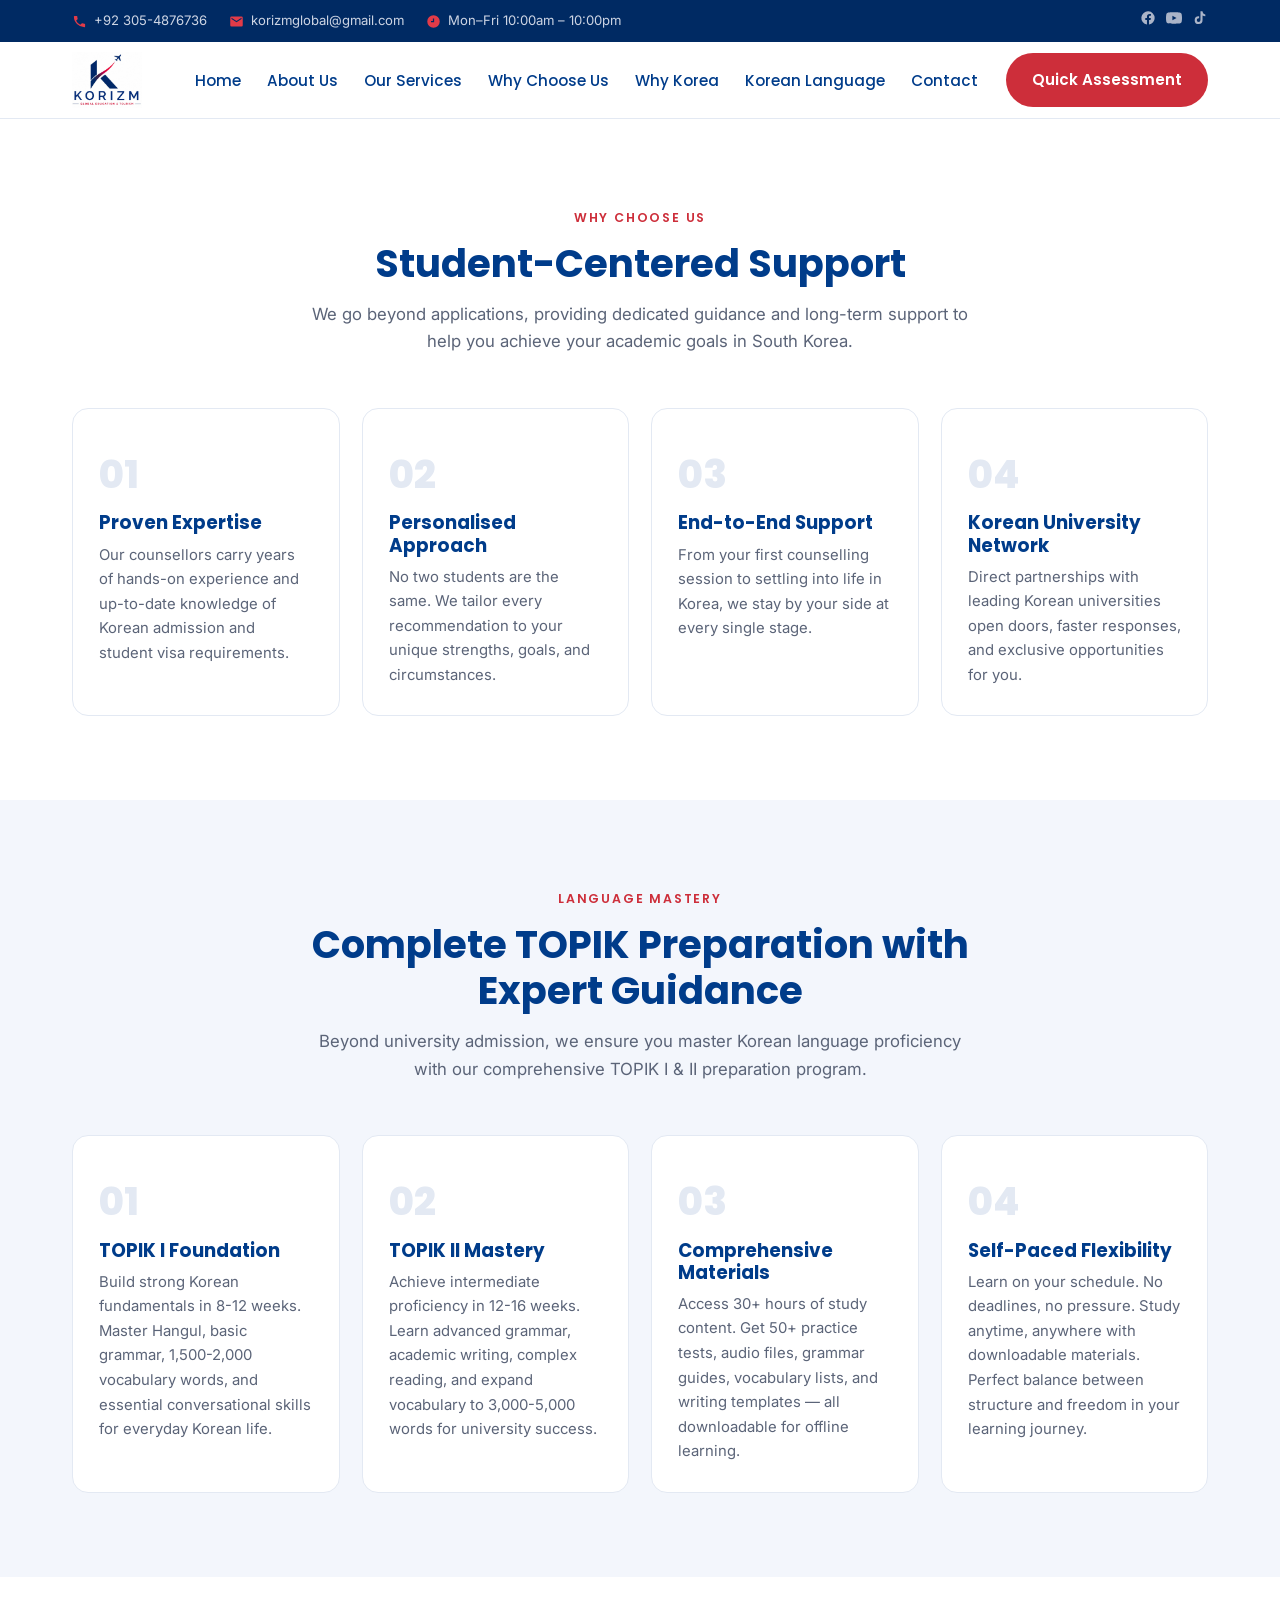
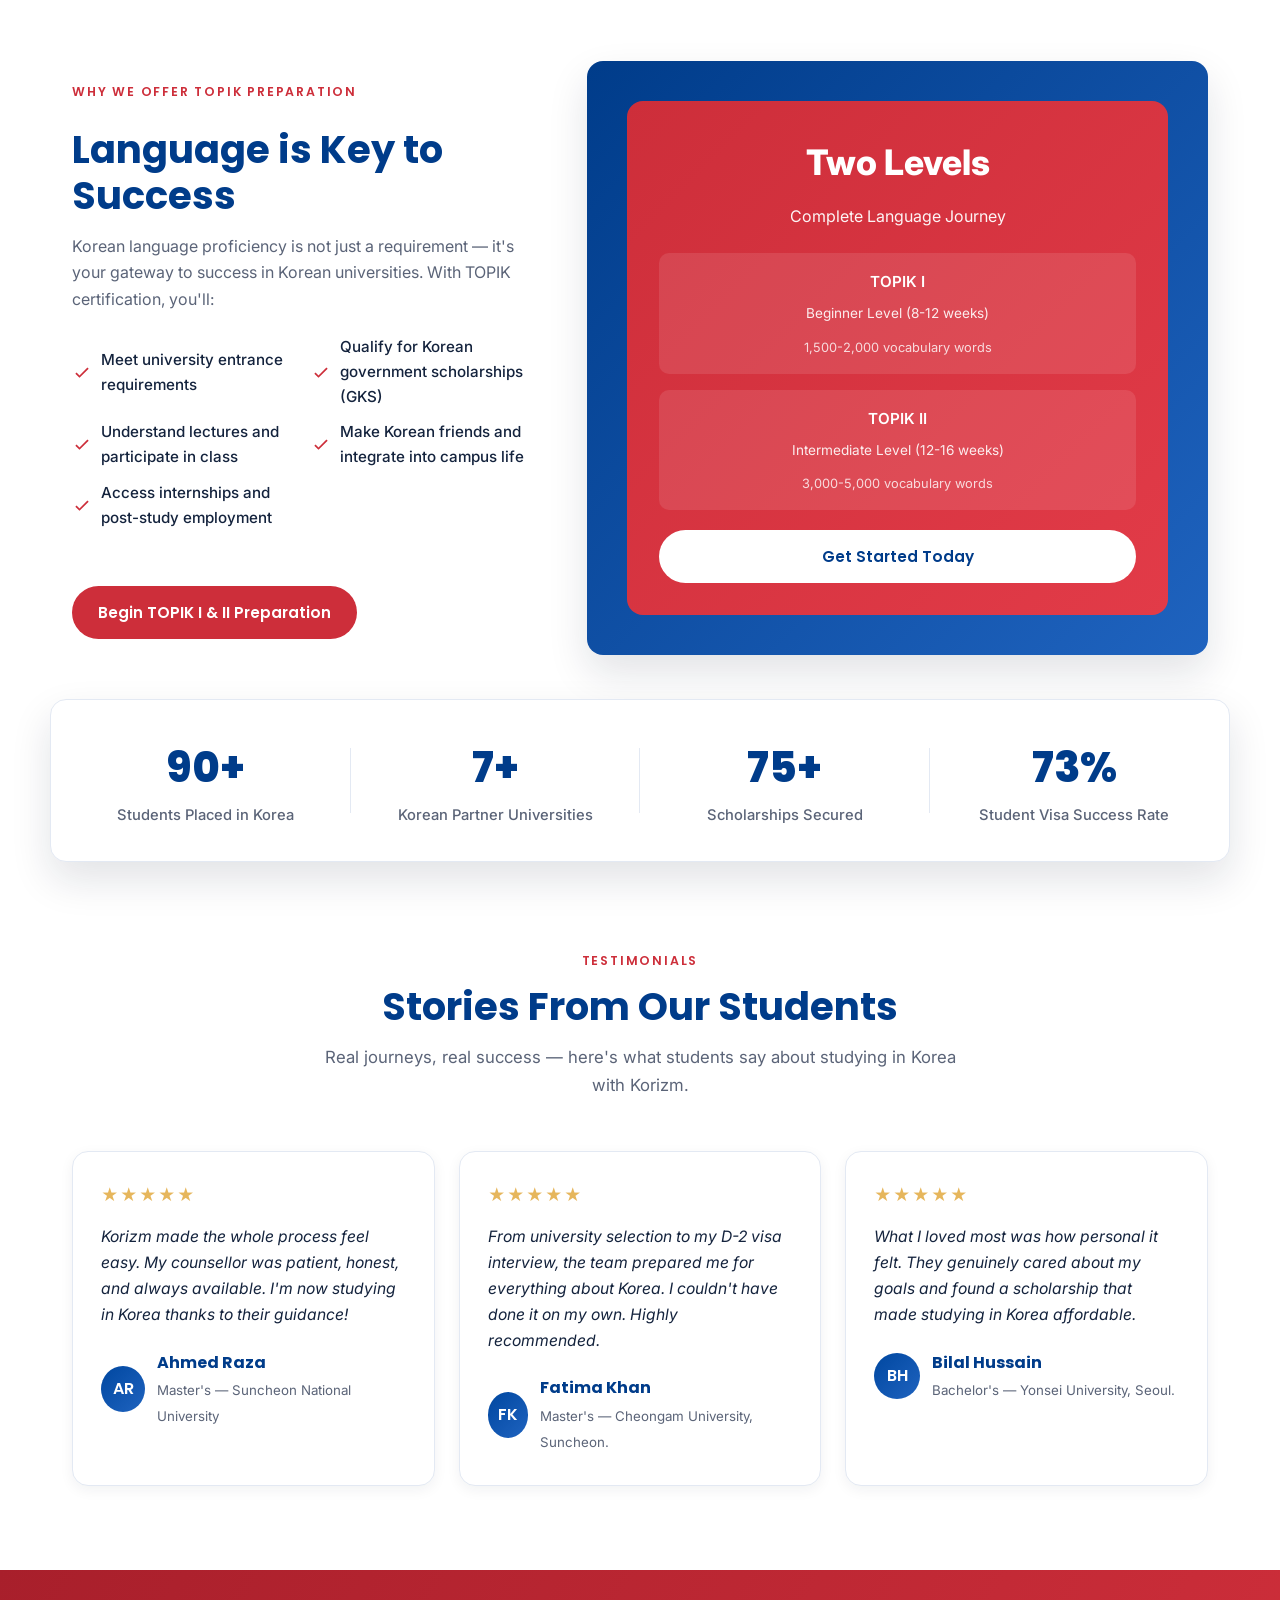
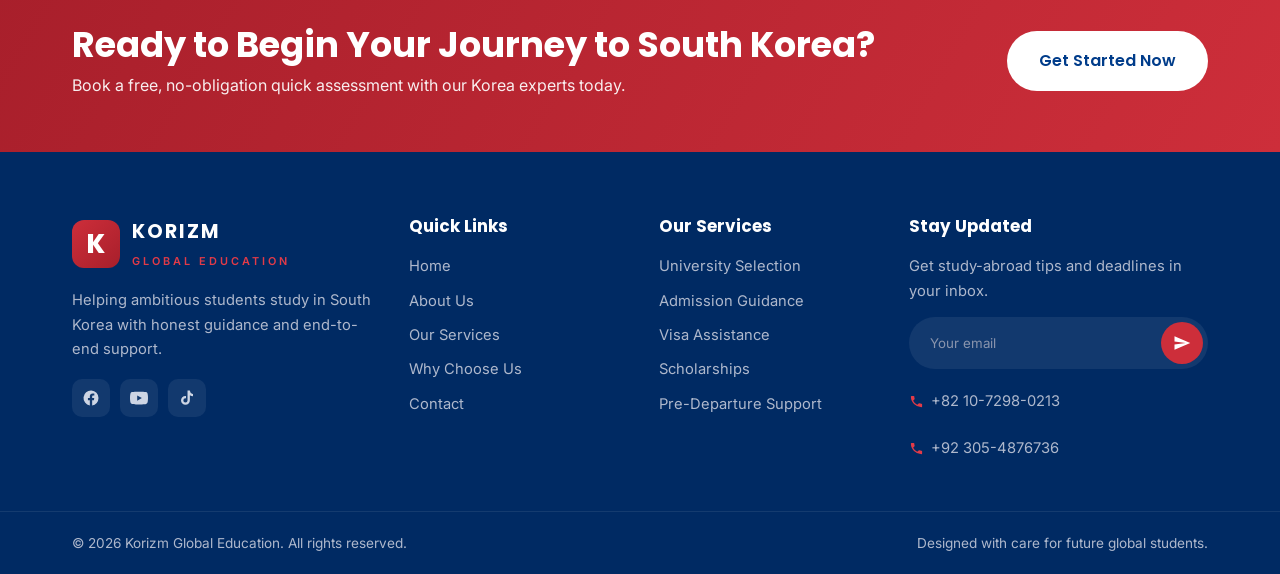
<file: why-us.html>
<!DOCTYPE html>
<html lang="en">
<head>
  <meta charset="UTF-8" />
  <meta name="viewport" content="width=device-width, initial-scale=1.0" />
  <title>Why Choose Us — Korizm Global Education</title>
  <meta name="description" content="Discover why Korizm is the best choice for studying in South Korea: expert counsellors, personalized approach, and proven results." />
  <link rel="icon" type="image/jpeg" href="public/korizm.jpg" />

  <!-- Fonts -->
  <link rel="preconnect" href="https://fonts.googleapis.com" />
  <link rel="preconnect" href="https://fonts.gstatic.com" crossorigin />
  <link href="https://fonts.googleapis.com/css2?family=Inter:wght@400;500;600;700&family=Poppins:wght@500;600;700;800&display=swap" rel="stylesheet" />

  <link rel="stylesheet" href="css/styles.css" />
</head>
<body>

  <!-- ===== Top Bar ===== -->
  <div class="topbar">
    <div class="container topbar__inner">
      <div class="topbar__contacts">
       <a href="https://wa.me/923054876736?text=Hello%20KORIZM%20Global%20Education" class="topbar__item">
          <svg viewBox="0 0 24 24" class="icon"><path d="M6.62 10.79a15.05 15.05 0 0 0 6.59 6.59l2.2-2.2a1 1 0 0 1 1.01-.24 11.36 11.36 0 0 0 3.56.57 1 1 0 0 1 1 1V20a1 1 0 0 1-1 1A17 17 0 0 1 3 4a1 1 0 0 1 1-1h3.5a1 1 0 0 1 1 1 11.36 11.36 0 0 0 .57 3.56 1 1 0 0 1-.24 1.01l-2.21 2.22z"/></svg>
          <span>+92 305-4876736</span>
        </a>
        <a href="mailto:korizmglobal@gmail.com" class="topbar__item">
          <svg viewBox="0 0 24 24" class="icon"><path d="M20 4H4a2 2 0 0 0-2 2v12a2 2 0 0 0 2 2h16a2 2 0 0 0 2-2V6a2 2 0 0 0-2-2zm0 4-8 5-8-5V6l8 5 8-5z"/></svg>
          <span>korizmglobal@gmail.com</span>
        </a>
        <span class="topbar__item topbar__hours">
          <svg viewBox="0 0 24 24" class="icon"><path d="M12 2a10 10 0 1 0 0 20 10 10 0 0 0 0-20zm1 11h-5v-2h3V7h2z"/></svg>
          <span>Mon–Fri 10:00am – 10:00pm</span>
        </span>
      </div>
      <div class="topbar__social">
        <a href="https://www.facebook.com/KorizmGlobal" target="_blank" aria-label="Facebook">
  <svg viewBox="0 0 24 24" class="icon">
    <path d="M22 12a10 10 0 1 0-11.56 9.88v-6.99H7.9V12h2.54V9.8c0-2.5 1.49-3.89 3.77-3.89 1.09 0 2.23.19 2.23.19v2.46h-1.26c-1.24 0-1.63.77-1.63 1.56V12h2.77l-.44 2.89h-2.33v6.99A10 10 0 0 0 22 12z"/>
  </svg>
</a>
        <a href="https://www.youtube.com/@KorizmGlobal" target="_blank" aria-label="YouTube">
  <svg viewBox="0 0 24 24" class="icon">
    <path d="M23.5 6.2a3 3 0 0 0-2.1-2.1C19.5 3.5 12 3.5 12 3.5s-7.5 0-9.4.6A3 3 0 0 0 .5 6.2 31.4 31.4 0 0 0 0 12a31.4 31.4 0 0 0 .5 5.8 3 3 0 0 0 2.1 2.1c1.9.6 9.4.6 9.4.6s7.5 0 9.4-.6a3 3 0 0 0 2.1-2.1A31.4 31.4 0 0 0 24 12a31.4 31.4 0 0 0-.5-5.8zM9.6 15.5v-7L15.8 12l-6.2 3.5z"/>
  </svg>
</a>
        <a href="https://www.tiktok.com/@korizmglobal" target="_blank" aria-label="TikTok">
  <svg viewBox="0 0 24 24" class="icon">
    <path d="M19.59 6.69a4.83 4.83 0 0 1-3.77-4.25V2h-3.12v13.17a2.78 2.78 0 1 1-2.78-2.78c.27 0 .53.04.78.11V9.33a5.9 5.9 0 0 0-.78-.05A5.9 5.9 0 1 0 15.82 15V8.35a7.93 7.93 0 0 0 4.18 1.18V6.69h-.41z"/>
  </svg>
</a>
      </div>
    </div>
  </div>

  <!-- ===== Header / Nav ===== -->
  <header class="header" id="header">
    <div class="container header__inner">
      <a href="index.html" class="brand">
        <img src="public/korizm.jpg" alt="Korizm Global Education" class="brand__logo" />
      </a>

      <nav class="nav" id="nav">
        <button class="nav__close" id="navClose" aria-label="Close menu">&times;</button>
        <ul class="nav__list">
          <li><a href="index.html" class="nav__link">Home</a></li>
          <li><a href="about.html" class="nav__link">About Us</a></li>
          <li><a href="services.html" class="nav__link">Our Services</a></li>
          <li><a href="why-us.html" class="nav__link">Why Choose Us</a></li>
          <li><a href="destinations.html" class="nav__link">Why Korea</a></li>
          <li><a href="korean-language.html" class="nav__link">Korean Language</a></li>
          <li><a href="contact.html" class="nav__link">Contact</a></li>
        </ul>
        <div style="display: flex; gap: 12px; flex-wrap: wrap;">
          <a href="contact.html" class="btn btn--primary nav__cta">Quick Assessment</a>
        </div>
      </nav>

      <button class="nav__toggle" id="navToggle" aria-label="Open menu">
        <span></span><span></span><span></span>
      </button>
    </div>
  </header>

  <!-- ===== Why Choose Us Section ===== -->
  <section class="section why" id="why">
    <div class="container">
      <div class="section__head reveal">
        <span class="eyebrow">Why Choose Us</span>
        <h1 class="section__title">Student-Centered Support</h1>
        <p class="section__sub">We go beyond applications, providing dedicated guidance and long-term support to help you achieve your academic goals in South Korea.</p>
      </div>

      <div class="why__grid">
        <div class="pillar reveal">
          <div class="pillar__no">01</div>
          <h3>Proven Expertise</h3>
          <p>Our counsellors carry years of hands-on experience and up-to-date knowledge of Korean admission and student visa requirements.</p>
        </div>
        <div class="pillar reveal">
          <div class="pillar__no">02</div>
          <h3>Personalised Approach</h3>
          <p>No two students are the same. We tailor every recommendation to your unique strengths, goals, and circumstances.</p>
        </div>
        <div class="pillar reveal">
          <div class="pillar__no">03</div>
          <h3>End-to-End Support</h3>
          <p>From your first counselling session to settling into life in Korea, we stay by your side at every single stage.</p>
        </div>
        <div class="pillar reveal">
          <div class="pillar__no">04</div>
          <h3>Korean University Network</h3>
          <p>Direct partnerships with leading Korean universities open doors, faster responses, and exclusive opportunities for you.</p>
        </div>
      </div>
    </div>
  </section>

  <!-- ===== Korean Language Excellence ===== -->
  <section class="section section--soft">
    <div class="container">
      <div class="section__head reveal">
        <span class="eyebrow">Language Mastery</span>
        <h2 class="section__title">Complete TOPIK Preparation with Expert Guidance</h2>
        <p class="section__sub">Beyond university admission, we ensure you master Korean language proficiency with our comprehensive TOPIK I & II preparation program.</p>
      </div>

      <div class="why__grid">
        <div class="pillar reveal">
          <div class="pillar__no">01</div>
          <h3>TOPIK I Foundation</h3>
          <p>Build strong Korean fundamentals in 8-12 weeks. Master Hangul, basic grammar, 1,500-2,000 vocabulary words, and essential conversational skills for everyday Korean life.</p>
        </div>
        <div class="pillar reveal">
          <div class="pillar__no">02</div>
          <h3>TOPIK II Mastery</h3>
          <p>Achieve intermediate proficiency in 12-16 weeks. Learn advanced grammar, academic writing, complex reading, and expand vocabulary to 3,000-5,000 words for university success.</p>
        </div>
        <div class="pillar reveal">
          <div class="pillar__no">03</div>
          <h3>Comprehensive Materials</h3>
          <p>Access 30+ hours of study content. Get 50+ practice tests, audio files, grammar guides, vocabulary lists, and writing templates — all downloadable for offline learning.</p>
        </div>
        <div class="pillar reveal">
          <div class="pillar__no">04</div>
          <h3>Self-Paced Flexibility</h3>
          <p>Learn on your schedule. No deadlines, no pressure. Study anytime, anywhere with downloadable materials. Perfect balance between structure and freedom in your learning journey.</p>
        </div>
      </div>
    </div>
  </section>

  <!-- ===== Korean Language Section ===== -->
  <section class="section">
    <div class="container">
      <div class="about__inner">
        <div class="about__content reveal">
          <span class="eyebrow">Why We Offer TOPIK Preparation</span>
          <h2 class="section__title" style="margin-top: 12px;">Language is Key to Success</h2>
          <p>
            Korean language proficiency is not just a requirement — it's your gateway to success in Korean universities. With TOPIK certification, you'll:
          </p>
          <ul class="about__points">
            <li><svg viewBox="0 0 24 24" class="tick"><path d="m9 16.2-3.5-3.5L4 14.2 9 19l11-11-1.5-1.5z"/></svg> Meet university entrance requirements</li>
            <li><svg viewBox="0 0 24 24" class="tick"><path d="m9 16.2-3.5-3.5L4 14.2 9 19l11-11-1.5-1.5z"/></svg> Qualify for Korean government scholarships (GKS)</li>
            <li><svg viewBox="0 0 24 24" class="tick"><path d="m9 16.2-3.5-3.5L4 14.2 9 19l11-11-1.5-1.5z"/></svg> Understand lectures and participate in class</li>
            <li><svg viewBox="0 0 24 24" class="tick"><path d="m9 16.2-3.5-3.5L4 14.2 9 19l11-11-1.5-1.5z"/></svg> Make Korean friends and integrate into campus life</li>
            <li><svg viewBox="0 0 24 24" class="tick"><path d="m9 16.2-3.5-3.5L4 14.2 9 19l11-11-1.5-1.5z"/></svg> Access internships and post-study employment</li>
          </ul>
          <a href="korean-language.html" class="btn btn--primary" style="margin-top: 28px;">
            Begin TOPIK I & II Preparation
          </a>
        </div>

        <div class="about__card reveal" style="border-radius: var(--radius); overflow: hidden;">
          <div style="background: linear-gradient(135deg, #cd2e3a, #e23b48); padding: 32px; text-align: center; border-radius: var(--radius);">
            <div style="font-size: 2.2rem; font-weight: 800; color: #fff; margin-bottom: 12px;">Two Levels</div>
            <div style="font-size: 1rem; color: rgba(255,255,255,.95); margin-bottom: 24px;">Complete Language Journey</div>
            
            <div style="background: rgba(255,255,255,.1); padding: 16px; border-radius: var(--radius-sm); margin-bottom: 16px;">
              <p style="color: #fff; font-size: .95rem; font-weight: 600; margin-bottom: 8px;">TOPIK I</p>
              <p style="color: rgba(255,255,255,.9); font-size: .85rem; margin-bottom: 12px;">Beginner Level (8-12 weeks)</p>
              <p style="color: rgba(255,255,255,.8); font-size: .8rem;">1,500-2,000 vocabulary words</p>
            </div>

            <div style="background: rgba(255,255,255,.1); padding: 16px; border-radius: var(--radius-sm); margin-bottom: 20px;">
              <p style="color: #fff; font-size: .95rem; font-weight: 600; margin-bottom: 8px;">TOPIK II</p>
              <p style="color: rgba(255,255,255,.9); font-size: .85rem; margin-bottom: 12px;">Intermediate Level (12-16 weeks)</p>
              <p style="color: rgba(255,255,255,.8); font-size: .8rem;">3,000-5,000 vocabulary words</p>
            </div>

            <a href="korean-language.html" class="btn btn--light" style="width: 100%;">Get Started Today</a>
          </div>
        </div>
      </div>
    </div>
  </section>

  <!-- ===== Stats ===== -->
  <section class="stats">
    <div class="container stats__grid">
      <div class="stat reveal">
        <div class="stat__num" data-count="120" data-suffix="+">0</div>
        <p class="stat__label">Students Placed in Korea</p>
      </div>
      <div class="stat reveal">
        <div class="stat__num" data-count="10" data-suffix="+">0</div>
        <p class="stat__label">Korean Partner Universities</p>
      </div>
      <div class="stat reveal">
        <div class="stat__num" data-count="100" data-suffix="+">0</div>
        <p class="stat__label">Scholarships Secured</p>
      </div>
      <div class="stat reveal">
        <div class="stat__num" data-count="98" data-suffix="%">0</div>
        <p class="stat__label">Student Visa Success Rate</p>
      </div>
    </div>
  </section>

  <!-- ===== Testimonials ===== -->
  <section class="section testimonials">
    <div class="container">
      <div class="section__head reveal">
        <span class="eyebrow">Testimonials</span>
        <h2 class="section__title">Stories From Our Students</h2>
        <p class="section__sub">Real journeys, real success — here's what students say about studying in Korea with Korizm.</p>
      </div>

      <div class="testimonials__grid">
        <figure class="quote reveal">
          <div class="quote__stars">★★★★★</div>
          <blockquote>Korizm made the whole process feel easy. My counsellor was patient, honest, and always available. I'm now studying in Korea thanks to their guidance!</blockquote>
          <figcaption><span class="quote__avatar">AR</span><span><strong>Ahmed Raza</strong><small>Master's — Suncheon National University</small></span></figcaption>
        </figure>
        <figure class="quote reveal">
          <div class="quote__stars">★★★★★</div>
          <blockquote>From university selection to my D-2 visa interview, the team prepared me for everything about Korea. I couldn't have done it on my own. Highly recommended.</blockquote>
          <figcaption><span class="quote__avatar">FK</span><span><strong>Fatima Khan</strong><small>Master's — Cheongam University, Suncheon.
</small></span></figcaption>
        </figure>
        <figure class="quote reveal">
          <div class="quote__stars">★★★★★</div>
          <blockquote>What I loved most was how personal it felt. They genuinely cared about my goals and found a scholarship that made studying in Korea affordable.</blockquote>
          <figcaption><span class="quote__avatar">BH</span><span><strong>Bilal Hussain</strong><small>Bachelor's — Yonsei University, Seoul.</small></span></figcaption>
        </figure>
      </div>
    </div>
  </section>

  <!-- ===== CTA Banner ===== -->
  <section class="cta-banner">
    <div class="container cta-banner__inner reveal">
      <div>
        <h2>Ready to Begin Your Journey to South Korea?</h2>
        <p>Book a free, no-obligation quick assessment with our Korea experts today.</p>
      </div>
      <a href="contact.html" class="btn btn--light btn--lg">Get Started Now</a>
    </div>
  </section>

  <!-- ===== Footer ===== -->
  <footer class="footer">
    <div class="container footer__grid">
      <div class="footer__col footer__brand">
        <div class="footer__logo">
          <span class="footer__k">K</span>
          <div>
            <strong>KORIZM</strong>
            <small>GLOBAL EDUCATION</small>
          </div>
        </div>
        <p>Helping ambitious students study in South Korea with honest guidance and end-to-end support.</p>
        <div class="footer__social">
          <a href="https://www.facebook.com/KorizmGlobal" target="_blank" aria-label="Facebook">
  <svg viewBox="0 0 24 24" class="icon">
    <path d="M22 12a10 10 0 1 0-11.56 9.88v-6.99H7.9V12h2.54V9.8c0-2.5 1.49-3.89 3.77-3.89 1.09 0 2.23.19 2.23.19v2.46h-1.26c-1.24 0-1.63.77-1.63 1.56V12h2.77l-.44 2.89h-2.33v6.99A10 10 0 0 0 22 12z"/>
  </svg>
</a>
          <a href="https://www.youtube.com/@KorizmGlobal" target="_blank" aria-label="YouTube">
  <svg viewBox="0 0 24 24" class="icon">
    <path d="M23.5 6.2a3 3 0 0 0-2.1-2.1C19.5 3.5 12 3.5 12 3.5s-7.5 0-9.4.6A3 3 0 0 0 .5 6.2 31.4 31.4 0 0 0 0 12a31.4 31.4 0 0 0 .5 5.8 3 3 0 0 0 2.1 2.1c1.9.6 9.4.6 9.4.6s7.5 0 9.4-.6a3 3 0 0 0 2.1-2.1A31.4 31.4 0 0 0 24 12a31.4 31.4 0 0 0-.5-5.8zM9.6 15.5v-7L15.8 12l-6.2 3.5z"/>
  </svg>
</a>
          <a href="https://www.tiktok.com/@korizmGlobal" target="_blank" aria-label="TikTok">
  <svg viewBox="0 0 24 24" class="icon">
    <path d="M19.59 6.69a4.83 4.83 0 0 1-3.77-4.25V2h-3.12v13.17a2.78 2.78 0 1 1-2.78-2.78c.27 0 .53.04.78.11V9.33a5.9 5.9 0 0 0-.78-.05A5.9 5.9 0 1 0 15.82 15V8.35a7.93 7.93 0 0 0 4.18 1.18V6.69h-.41z"/>
  </svg>
</a>
        </div>
      </div>

      <div class="footer__col">
        <h4>Quick Links</h4>
        <ul>
          <li><a href="index.html">Home</a></li>
          <li><a href="about.html">About Us</a></li>
          <li><a href="services.html">Our Services</a></li>
          <li><a href="why-us.html">Why Choose Us</a></li>
          <li><a href="contact.html">Contact</a></li>
        </ul>
      </div>

      <div class="footer__col">
        <h4>Our Services</h4>
        <ul>
          <li><a href="services.html">University Selection</a></li>
          <li><a href="services.html">Admission Guidance</a></li>
          <li><a href="services.html">Visa Assistance</a></li>
          <li><a href="services.html">Scholarships</a></li>
          <li><a href="services.html">Pre-Departure Support</a></li>
        </ul>
      </div>

      <div class="footer__col footer__newsletter">
        <h4>Stay Updated</h4>
        <p>Get study-abroad tips and deadlines in your inbox.</p>
        <form class="newsletter" id="newsletter">
          <input type="email" placeholder="Your email" aria-label="Email" required />
          <button type="submit" aria-label="Subscribe">
            <svg viewBox="0 0 24 24" class="icon"><path d="M2 21l21-9L2 3v7l15 2-15 2z"/></svg>
          </button>
        </form>
         <div style="margin-top: 20px;">
        <a href="https://wa.me/821072980213?text=Hello%20KORIZM%20Global%20Education" class="topbar__item">
          <svg viewBox="0 0 24 24" class="icon"><path d="M6.62 10.79a15.05 15.05 0 0 0 6.59 6.59l2.2-2.2a1 1 0 0 1 1.01-.24 11.36 11.36 0 0 0 3.56.57 1 1 0 0 1 1 1V20a1 1 0 0 1-1 1A17 17 0 0 1 3 4a1 1 0 0 1 1-1h3.5a1 1 0 0 1 1 1 11.36 11.36 0 0 0 .57 3.56 1 1 0 0 1-.24 1.01l-2.21 2.22z"></path></svg>
          <span>+82 10-7298-0213</span>
        </a>
        </div>
        <div style="margin-top: 20px;">
        <a href="https://wa.me/923054876736?text=Hello%20KORIZM%20Global%20Education" class="topbar__item">
          <svg viewBox="0 0 24 24" class="icon"><path d="M6.62 10.79a15.05 15.05 0 0 0 6.59 6.59l2.2-2.2a1 1 0 0 1 1.01-.24 11.36 11.36 0 0 0 3.56.57 1 1 0 0 1 1 1V20a1 1 0 0 1-1 1A17 17 0 0 1 3 4a1 1 0 0 1 1-1h3.5a1 1 0 0 1 1 1 11.36 11.36 0 0 0 .57 3.56 1 1 0 0 1-.24 1.01l-2.21 2.22z"></path></svg>
          <span>+92 305-4876736</span>
        </a>
        </div>
      </div>
    </div>

    <div class="footer__bottom">
      <div class="container footer__bottom-inner">
        <p>&copy; <span id="year"></span> Korizm Global Education. All rights reserved.</p>
        <p>Designed with care for future global students.</p>
      </div>
    </div>
  </footer>

  <a href="index.html" class="to-top" id="toTop" aria-label="Back to top">
    <svg viewBox="0 0 24 24" class="icon"><path d="M12 4l8 8-1.4 1.4L13 7.8V20h-2V7.8L5.4 13.4 4 12z"/></svg>
  </a>

  <script src="js/main.js"></script>
</body>
</html>
</file>
<file: korizm/css/styles.css>
/* ===========================================================
   Korizm Global Education — styles
   Brand: navy #16233f  +  crimson #b01e3c
   =========================================================== */

:root {
  --navy-900: #0f1a30;
  --navy-800: #16233f;
  --navy-700: #1f3157;
  --navy-600: #2a4170;
  --crimson: #b01e3c;
  --crimson-600: #c62a48;
  --crimson-700: #8c1730;
  --ink: #1a2238;
  --muted: #5b6478;
  --line: #e6eaf2;
  --bg: #ffffff;
  --bg-soft: #f5f7fb;
  --gold: #e6b65c;

  --radius: 16px;
  --radius-sm: 10px;
  --shadow-sm: 0 4px 14px rgba(15, 26, 48, .06);
  --shadow: 0 18px 40px rgba(15, 26, 48, .12);
  --container: 1180px;

  --font-head: "Poppins", system-ui, sans-serif;
  --font-body: "Inter", system-ui, sans-serif;
}

* { margin: 0; padding: 0; box-sizing: border-box; }

html { scroll-behavior: smooth; scroll-padding-top: 92px; }

body {
  font-family: var(--font-body);
  color: var(--ink);
  background: var(--bg);
  line-height: 1.65;
  -webkit-font-smoothing: antialiased;
  overflow-x: hidden;
}

img { max-width: 100%; display: block; }
a { text-decoration: none; color: inherit; }
ul { list-style: none; }

h1, h2, h3, h4 { font-family: var(--font-head); line-height: 1.2; color: var(--navy-800); }

.container { width: 100%; max-width: var(--container); margin: 0 auto; padding: 0 22px; }

.icon { width: 18px; height: 18px; fill: currentColor; }

/* ---------- Buttons ---------- */
.btn {
  display: inline-flex; align-items: center; justify-content: center; gap: 8px;
  font-family: var(--font-head); font-weight: 600; font-size: .95rem;
  padding: 12px 24px; border-radius: 999px; cursor: pointer; border: 2px solid transparent;
  transition: transform .2s ease, box-shadow .2s ease, background .2s ease, color .2s ease;
  white-space: nowrap;
}
.btn--primary { background: var(--crimson); color: #fff; }
.btn--primary:hover { background: var(--crimson-700); transform: translateY(-2px); box-shadow: 0 12px 24px rgba(176, 30, 60, .3); }
.btn--ghost { background: transparent; color: #fff; border-color: rgba(255, 255, 255, .5); }
.btn--ghost:hover { background: rgba(255, 255, 255, .12); border-color: #fff; }
.btn--light { background: #fff; color: var(--navy-800); }
.btn--light:hover { transform: translateY(-2px); box-shadow: var(--shadow); }
.btn--lg { padding: 15px 30px; font-size: 1rem; }
.btn--block { width: 100%; }

/* ---------- Top bar ---------- */
.topbar { background: var(--navy-900); color: #cdd5e4; font-size: .82rem; }
.topbar__inner { display: flex; align-items: center; justify-content: space-between; min-height: 42px; gap: 16px; }
.topbar__contacts { display: flex; align-items: center; gap: 22px; flex-wrap: wrap; }
.topbar__item { display: inline-flex; align-items: center; gap: 7px; color: #cdd5e4; transition: color .2s; }
.topbar__item:hover { color: #fff; }
.topbar__item .icon { width: 15px; height: 15px; color: var(--crimson-600); }
.topbar__social { display: flex; gap: 10px; }
.topbar__social a { color: #aab4c8; transition: color .2s, transform .2s; }
.topbar__social a:hover { color: #fff; transform: translateY(-2px); }
.topbar__social .icon { width: 16px; height: 16px; }

/* ---------- Header ---------- */
.header {
  position: sticky; top: 0; z-index: 100; background: #fff;
  border-bottom: 1px solid var(--line); transition: box-shadow .3s, padding .3s;
}
.header.scrolled { box-shadow: var(--shadow-sm); }
.header__inner { display: flex; align-items: center; justify-content: space-between; min-height: 76px; gap: 18px; }
.brand__logo { height: 56px; width: auto; object-fit: contain; transition: height .3s; }
.header.scrolled .brand__logo { height: 48px; }

.nav { display: flex; align-items: center; gap: 28px; }
.nav__list { display: flex; align-items: center; gap: 26px; }
.nav__link {
  font-family: var(--font-head); font-weight: 500; font-size: .95rem; color: var(--navy-800);
  position: relative; padding: 6px 0;
}
.nav__link::after {
  content: ""; position: absolute; left: 0; bottom: 0; height: 2px; width: 0;
  background: var(--crimson); transition: width .25s ease;
}
.nav__link:hover, .nav__link.active { color: var(--crimson); }
.nav__link:hover::after, .nav__link.active::after { width: 100%; }
.nav__close { display: none; }

.nav__toggle { display: none; flex-direction: column; gap: 5px; background: none; border: 0; cursor: pointer; padding: 6px; }
.nav__toggle span { width: 26px; height: 3px; background: var(--navy-800); border-radius: 2px; transition: .3s; }

/* ---------- Hero ---------- */
.hero {
  position: relative; color: #fff; overflow: hidden;
  background: linear-gradient(125deg, var(--navy-900) 0%, var(--navy-800) 45%, var(--navy-700) 100%);
}
.hero__bg { position: absolute; inset: 0; overflow: hidden; }
.hero__bg::before, .hero__bg::after {
  content: ""; position: absolute; border-radius: 50%; filter: blur(10px);
}
.hero__bg::before {
  width: 520px; height: 520px; top: -160px; right: -120px;
  background: radial-gradient(circle, rgba(176, 30, 60, .35), transparent 65%);
}
.hero__bg::after {
  width: 460px; height: 460px; bottom: -180px; left: -120px;
  background: radial-gradient(circle, rgba(42, 65, 112, .55), transparent 65%);
}
.hero__plane {
  position: absolute; top: 18%; right: 8%; font-size: 4rem; color: rgba(255, 255, 255, .14);
  transform: rotate(-25deg); animation: float 6s ease-in-out infinite;
}
@keyframes float { 0%, 100% { transform: translateY(0) rotate(-25deg); } 50% { transform: translateY(-18px) rotate(-25deg); } }

.hero__inner { position: relative; z-index: 2; padding: 90px 22px 130px; }
.hero__content { max-width: 720px; }
.hero__eyebrow {
  display: inline-block; font-family: var(--font-head); font-weight: 600; font-size: .8rem;
  letter-spacing: 1.5px; text-transform: uppercase; color: #ffd0db;
  background: rgba(176, 30, 60, .25); border: 1px solid rgba(255, 255, 255, .14);
  padding: 7px 16px; border-radius: 999px; margin-bottom: 22px;
}
.hero__title { font-size: clamp(2.1rem, 5vw, 3.5rem); font-weight: 800; color: #fff; margin-bottom: 20px; }
.hero__title span { color: var(--crimson-600); position: relative; }
.hero__text { font-size: 1.1rem; color: #c7d0e2; max-width: 620px; margin-bottom: 34px; }
.hero__actions { display: flex; flex-wrap: wrap; gap: 14px; margin-bottom: 40px; }
.hero__trust { display: flex; align-items: center; gap: 14px; }
.hero__avatars { display: flex; }
.hero__avatars span {
  width: 40px; height: 40px; border-radius: 50%; display: grid; place-items: center;
  font-family: var(--font-head); font-weight: 600; font-size: .8rem; color: #fff;
  background: var(--navy-600); border: 2px solid var(--navy-800); margin-left: -10px;
}
.hero__avatars span:first-child { margin-left: 0; }
.hero__trust p { font-size: .92rem; color: #c7d0e2; }
.hero__trust strong { color: #fff; }
.hero__wave {
  position: absolute; left: 0; right: 0; bottom: -1px; height: 70px; z-index: 1;
  background: var(--bg);
  clip-path: polygon(0 100%, 100% 100%, 100% 35%, 0 75%);
}

/* ---------- Sections ---------- */
.section { padding: 84px 0; }
.section--soft { background: var(--bg-soft); }
.section__head { max-width: 660px; margin: 0 auto 52px; text-align: center; }
.eyebrow {
  display: inline-block; font-family: var(--font-head); font-weight: 600; font-size: .78rem;
  letter-spacing: 1.8px; text-transform: uppercase; color: var(--crimson); margin-bottom: 12px;
}
.section__title { font-size: clamp(1.7rem, 3.5vw, 2.4rem); font-weight: 700; margin-bottom: 14px; }
.section__sub { color: var(--muted); font-size: 1.05rem; }

/* ---------- Stats ---------- */
.stats { background: #fff; margin-top: -40px; position: relative; z-index: 3; }
.stats__grid {
  display: grid; grid-template-columns: repeat(4, 1fr); gap: 20px;
  background: #fff; border: 1px solid var(--line); border-radius: var(--radius);
  box-shadow: var(--shadow); padding: 34px 20px;
}
.stat { text-align: center; position: relative; }
.stat:not(:last-child)::after {
  content: ""; position: absolute; right: -10px; top: 15%; height: 70%; width: 1px; background: var(--line);
}
.stat__num { font-family: var(--font-head); font-weight: 800; font-size: clamp(1.8rem, 4vw, 2.6rem); color: var(--navy-800); }
.stat__label { color: var(--muted); font-size: .92rem; font-weight: 500; }

/* ---------- About ---------- */
.about__inner { display: grid; grid-template-columns: 0.85fr 1.15fr; gap: 56px; align-items: center; }
.about__card {
  position: relative; border-radius: var(--radius);
  background: linear-gradient(135deg, var(--navy-800), var(--navy-600));
  padding: 40px; box-shadow: var(--shadow);
}
.about__logo-wrap { background: #fff; border-radius: var(--radius-sm); padding: 18px; }
.about__logo-wrap img { border-radius: 8px; }
.about__badge {
  position: absolute; bottom: -22px; right: -16px; background: var(--crimson); color: #fff;
  border-radius: var(--radius-sm); padding: 14px 20px; text-align: center; box-shadow: var(--shadow);
}
.about__badge strong { display: block; font-family: var(--font-head); font-size: 1.7rem; font-weight: 800; line-height: 1; color: #fff; }
.about__badge span { font-size: .78rem; opacity: .9; }
.about__content p { color: var(--muted); margin-bottom: 16px; }
.about__points { display: grid; grid-template-columns: 1fr 1fr; gap: 10px 18px; margin: 22px 0 28px; }
.about__points li { display: flex; align-items: center; gap: 9px; font-weight: 500; font-size: .95rem; color: var(--ink); }
.tick { width: 20px; height: 20px; fill: var(--crimson); flex-shrink: 0; }

/* ---------- Services ---------- */
.services__grid { display: grid; grid-template-columns: repeat(3, 1fr); gap: 24px; }
.service {
  background: #fff; border: 1px solid var(--line); border-radius: var(--radius);
  padding: 32px 28px; transition: transform .25s, box-shadow .25s, border-color .25s;
}
.service:hover { transform: translateY(-6px); box-shadow: var(--shadow); border-color: transparent; }
.service__icon {
  width: 58px; height: 58px; border-radius: 14px; display: grid; place-items: center; margin-bottom: 18px;
  background: linear-gradient(135deg, var(--navy-800), var(--navy-600));
}
.service__icon svg { width: 28px; height: 28px; fill: #fff; }
.service:hover .service__icon { background: linear-gradient(135deg, var(--crimson), var(--crimson-700)); }
.service h3 { font-size: 1.2rem; margin-bottom: 10px; }
.service p { color: var(--muted); font-size: .95rem; }

/* ---------- Why choose us ---------- */
.why__grid { display: grid; grid-template-columns: repeat(4, 1fr); gap: 22px; }
.pillar {
  position: relative; background: #fff; border: 1px solid var(--line); border-radius: var(--radius);
  padding: 34px 26px 28px; overflow: hidden; transition: transform .25s, box-shadow .25s;
}
.pillar::before {
  content: ""; position: absolute; top: 0; left: 0; height: 4px; width: 0;
  background: var(--crimson); transition: width .3s;
}
.pillar:hover { transform: translateY(-6px); box-shadow: var(--shadow); }
.pillar:hover::before { width: 100%; }
.pillar__no { font-family: var(--font-head); font-weight: 800; font-size: 2.4rem; color: var(--line); margin-bottom: 6px; }
.pillar:hover .pillar__no { color: var(--crimson); }
.pillar h3 { font-size: 1.15rem; margin-bottom: 8px; }
.pillar p { color: var(--muted); font-size: .93rem; }

/* ---------- Destinations ---------- */
.destinations__grid { display: grid; grid-template-columns: repeat(4, 1fr); gap: 20px; }
.dest {
  background: #fff; border: 1px solid var(--line); border-radius: var(--radius);
  padding: 26px 22px; text-align: center; transition: transform .25s, box-shadow .25s;
}
.dest:hover { transform: translateY(-6px); box-shadow: var(--shadow); }
.dest__flag { font-size: 2.6rem; display: block; margin-bottom: 12px; }
.dest h3 { font-size: 1.1rem; margin-bottom: 4px; }
.dest p { color: var(--muted); font-size: .85rem; }

/* ---------- Testimonials ---------- */
.testimonials__grid { display: grid; grid-template-columns: repeat(3, 1fr); gap: 24px; }
.quote {
  background: #fff; border: 1px solid var(--line); border-radius: var(--radius);
  padding: 30px 28px; box-shadow: var(--shadow-sm); position: relative;
}
.quote__stars { color: var(--gold); letter-spacing: 2px; margin-bottom: 14px; font-size: 1.05rem; }
.quote blockquote { color: var(--ink); font-size: .98rem; font-style: italic; margin-bottom: 22px; }
.quote figcaption { display: flex; align-items: center; gap: 12px; }
.quote__avatar {
  width: 46px; height: 46px; border-radius: 50%; display: grid; place-items: center;
  background: linear-gradient(135deg, var(--navy-700), var(--navy-600)); color: #fff;
  font-family: var(--font-head); font-weight: 600;
}
.quote figcaption strong { display: block; color: var(--navy-800); font-family: var(--font-head); }
.quote figcaption small { color: var(--muted); }

/* ---------- CTA banner ---------- */
.cta-banner { background: linear-gradient(120deg, var(--crimson-700), var(--crimson)); color: #fff; }
.cta-banner__inner {
  display: flex; align-items: center; justify-content: space-between; gap: 26px;
  padding: 54px 22px; flex-wrap: wrap;
}
.cta-banner h2 { color: #fff; font-size: clamp(1.6rem, 3vw, 2.2rem); margin-bottom: 6px; }
.cta-banner p { opacity: .92; }

/* ---------- Contact ---------- */
.contact__inner { display: grid; grid-template-columns: 1fr 1.1fr; gap: 50px; align-items: start; }
.contact__info p { color: var(--muted); margin-bottom: 28px; }
.contact__list { display: grid; gap: 18px; }
.contact__list li { display: flex; align-items: center; gap: 16px; }
.contact__ic {
  width: 50px; height: 50px; border-radius: 12px; flex-shrink: 0; display: grid; place-items: center;
  background: var(--bg-soft); color: var(--crimson);
}
.contact__ic svg { width: 22px; height: 22px; fill: currentColor; }
.contact__list strong { display: block; font-family: var(--font-head); color: var(--navy-800); font-size: .95rem; }
.contact__list a, .contact__list span { color: var(--muted); }
.contact__list a:hover { color: var(--crimson); }

.contact__form {
  background: #fff; border: 1px solid var(--line); border-radius: var(--radius);
  padding: 34px; box-shadow: var(--shadow);
}
.contact__form h3 { font-size: 1.3rem; margin-bottom: 22px; }
.field { margin-bottom: 16px; }
.field-row { display: grid; grid-template-columns: 1fr 1fr; gap: 16px; }
.field input, .field select, .field textarea {
  width: 100%; font-family: var(--font-body); font-size: .95rem; color: var(--ink);
  padding: 13px 16px; border: 1.5px solid var(--line); border-radius: var(--radius-sm);
  background: var(--bg-soft); transition: border-color .2s, background .2s;
}
.field input:focus, .field select:focus, .field textarea:focus {
  outline: none; border-color: var(--crimson); background: #fff;
}
.field textarea { resize: vertical; }
.form__note {
  margin-top: 14px; padding: 12px 16px; border-radius: var(--radius-sm);
  background: #e9f7ef; color: #1d7a45; font-size: .9rem; font-weight: 500; text-align: center;
}

/* ---------- Footer ---------- */
.footer { background: var(--navy-900); color: #aeb8cc; padding-top: 64px; font-size: .92rem; }
.footer__grid { display: grid; grid-template-columns: 1.4fr 1fr 1fr 1.3fr; gap: 34px; padding-bottom: 48px; }
.footer h4 { color: #fff; font-size: 1.05rem; margin-bottom: 18px; }
.footer__col ul { display: grid; gap: 10px; }
.footer__col a { color: #aeb8cc; transition: color .2s, padding-left .2s; }
.footer__col a:hover { color: #fff; padding-left: 4px; }
.footer__brand p { margin: 16px 0 18px; max-width: 320px; }
.footer__logo { display: flex; align-items: center; gap: 12px; }
.footer__k {
  width: 48px; height: 48px; border-radius: 12px; display: grid; place-items: center;
  font-family: var(--font-head); font-weight: 800; font-size: 1.6rem; color: #fff;
  background: linear-gradient(135deg, var(--crimson), var(--crimson-700));
}
.footer__logo strong { display: block; font-family: var(--font-head); color: #fff; font-size: 1.2rem; letter-spacing: 2px; }
.footer__logo small { color: var(--crimson-600); font-size: .68rem; letter-spacing: 3px; font-weight: 600; }
.footer__social { display: flex; gap: 10px; }
.footer__social a {
  width: 38px; height: 38px; border-radius: 10px; display: grid; place-items: center;
  background: rgba(255, 255, 255, .07); color: #cdd5e4; transition: background .2s, transform .2s;
}
.footer__social a:hover { background: var(--crimson); color: #fff; transform: translateY(-3px); }
.newsletter { display: flex; background: rgba(255, 255, 255, .07); border-radius: 999px; padding: 5px; margin-top: 14px; }
.newsletter input { flex: 1; background: none; border: 0; color: #fff; padding: 8px 16px; font-family: var(--font-body); }
.newsletter input::placeholder { color: #8a95ad; }
.newsletter input:focus { outline: none; }
.newsletter button {
  width: 42px; height: 42px; border: 0; border-radius: 50%; cursor: pointer; flex-shrink: 0;
  background: var(--crimson); color: #fff; display: grid; place-items: center; transition: background .2s;
}
.newsletter button:hover { background: var(--crimson-700); }
.footer__bottom { border-top: 1px solid rgba(255, 255, 255, .08); padding: 20px 0; }
.footer__bottom-inner { display: flex; justify-content: space-between; gap: 12px; flex-wrap: wrap; font-size: .85rem; }

/* ---------- Back to top ---------- */
.to-top {
  position: fixed; right: 22px; bottom: 22px; width: 48px; height: 48px; border-radius: 50%;
  background: var(--crimson); color: #fff; display: grid; place-items: center; z-index: 90;
  box-shadow: var(--shadow); opacity: 0; visibility: hidden; transform: translateY(12px);
  transition: opacity .3s, transform .3s, background .2s;
}
.to-top svg { width: 22px; height: 22px; fill: #fff; }
.to-top.show { opacity: 1; visibility: visible; transform: translateY(0); }
.to-top:hover { background: var(--crimson-700); }

/* ---------- Scroll reveal ---------- */
.reveal { opacity: 0; transform: translateY(28px); transition: opacity .7s ease, transform .7s ease; }
.reveal.in { opacity: 1; transform: none; }

/* ===========================================================
   Responsive
   =========================================================== */
@media (max-width: 980px) {
  .about__inner, .contact__inner { grid-template-columns: 1fr; gap: 40px; }
  .services__grid, .testimonials__grid { grid-template-columns: repeat(2, 1fr); }
  .why__grid { grid-template-columns: repeat(2, 1fr); }
  .destinations__grid { grid-template-columns: repeat(3, 1fr); }
  .stats__grid { grid-template-columns: repeat(2, 1fr); gap: 28px 10px; }
  .stat:nth-child(2)::after { display: none; }
  .footer__grid { grid-template-columns: 1fr 1fr; }
}

@media (max-width: 860px) {
  .topbar__hours { display: none; }

  .nav {
    position: fixed; inset: 0 0 0 auto; width: min(82vw, 330px); background: #fff;
    flex-direction: column; align-items: flex-start; gap: 0; padding: 80px 28px 28px;
    transform: translateX(100%); transition: transform .35s ease; box-shadow: -10px 0 40px rgba(0,0,0,.15);
    z-index: 200;
  }
  .nav.open { transform: translateX(0); }
  .nav__list { flex-direction: column; align-items: flex-start; gap: 4px; width: 100%; }
  .nav__list li { width: 100%; }
  .nav__link { display: block; width: 100%; padding: 12px 0; border-bottom: 1px solid var(--line); }
  .nav__link::after { display: none; }
  .nav__cta { margin-top: 22px; width: 100%; }
  .nav__close {
    display: block; position: absolute; top: 18px; right: 22px; font-size: 2rem; line-height: 1;
    background: none; border: 0; color: var(--navy-800); cursor: pointer;
  }
  .nav__toggle { display: flex; }
  body.nav-open { overflow: hidden; }
  .nav-backdrop {
    position: fixed; inset: 0; background: rgba(10, 16, 30, .5); z-index: 150;
    opacity: 0; visibility: hidden; transition: opacity .3s;
  }
  .nav-backdrop.show { opacity: 1; visibility: visible; }
}

@media (max-width: 620px) {
  .section { padding: 60px 0; }
  .topbar__inner { justify-content: center; }
  .topbar__social { display: none; }
  .services__grid, .testimonials__grid, .why__grid, .destinations__grid { grid-template-columns: 1fr; }
  .about__points { grid-template-columns: 1fr; }
  .field-row { grid-template-columns: 1fr; }
  .footer__grid { grid-template-columns: 1fr; }
  .hero__inner { padding: 60px 22px 100px; }
  .cta-banner__inner { flex-direction: column; text-align: center; }
  .footer__bottom-inner { justify-content: center; text-align: center; }
}
</file>
<file: css/styles.css>
/* ===========================================================
   Korizm Global Education — styles
   Brand: South Korea flag colors — blue #0047A0 + red #CD2E3A on white
   =========================================================== */

:root {
  /* South Korea flag palette: blue #0047A0, red #CD2E3A, white + black accents */
  --navy-900: #002a63;
  --navy-800: #003c8a;
  --navy-700: #0047a0;
  --navy-600: #1f63bf;
  --crimson: #cd2e3a;
  --crimson-600: #e23b48;
  --crimson-700: #a81f2b;
  --ink: #14233d;
  --muted: #5b6478;
  --line: #e3e9f3;
  --bg: #ffffff;
  --bg-soft: #f3f6fc;
  --gold: #e6b65c;

  --radius: 16px;
  --radius-sm: 10px;
  --shadow-sm: 0 4px 14px rgba(15, 26, 48, .06);
  --shadow: 0 18px 40px rgba(15, 26, 48, .12);
  --container: 1180px;

  --font-head: "Poppins", system-ui, sans-serif;
  --font-body: "Inter", system-ui, sans-serif;
}

* { margin: 0; padding: 0; box-sizing: border-box; }

html { scroll-behavior: smooth; scroll-padding-top: 92px; }

body {
  font-family: var(--font-body);
  color: var(--ink);
  background: var(--bg);
  line-height: 1.65;
  -webkit-font-smoothing: antialiased;
  overflow-x: hidden;
}

img { max-width: 100%; display: block; }
a { text-decoration: none; color: inherit; }
ul { list-style: none; }

h1, h2, h3, h4 { font-family: var(--font-head); line-height: 1.2; color: var(--navy-800); }

.container { width: 100%; max-width: var(--container); margin: 0 auto; padding: 0 22px; }

.icon { width: 18px; height: 18px; fill: currentColor; }

/* ---------- Buttons ---------- */
.btn {
  display: inline-flex; align-items: center; justify-content: center; gap: 8px;
  font-family: var(--font-head); font-weight: 600; font-size: .95rem;
  padding: 12px 24px; border-radius: 999px; cursor: pointer; border: 2px solid transparent;
  transition: transform .2s ease, box-shadow .2s ease, background .2s ease, color .2s ease;
  white-space: nowrap;
}
.btn--primary { background: var(--crimson); color: #fff; }
.btn--primary:hover { background: var(--crimson-700); transform: translateY(-2px); box-shadow: 0 12px 24px rgba(205, 46, 58, .32); }
.btn--ghost { background: transparent; color: #fff; border-color: rgba(255, 255, 255, .5); }
.btn--ghost:hover { background: rgba(255, 255, 255, .12); border-color: #fff; }
.btn--light { background: #fff; color: var(--navy-800); }
.btn--light:hover { transform: translateY(-2px); box-shadow: var(--shadow); }
.btn--lg { padding: 15px 30px; font-size: 1rem; }
.btn--block { width: 100%; }

/* ---------- Top bar ---------- */
.topbar { background: var(--navy-900); color: #cdd5e4; font-size: .82rem; }
.topbar__inner { display: flex; align-items: center; justify-content: space-between; min-height: 42px; gap: 16px; }
.topbar__contacts { display: flex; align-items: center; gap: 22px; flex-wrap: wrap; }
.topbar__item { display: inline-flex; align-items: center; gap: 7px; color: #cdd5e4; transition: color .2s; }
.topbar__item:hover { color: #fff; }
.topbar__item .icon { width: 15px; height: 15px; color: var(--crimson-600); }
.topbar__social { display: flex; gap: 10px; }
.topbar__social a { color: #aab4c8; transition: color .2s, transform .2s; }
.topbar__social a:hover { color: #fff; transform: translateY(-2px); }
.topbar__social .icon { width: 16px; height: 16px; }

/* ---------- Header ---------- */
.header {
  position: sticky; top: 0; z-index: 100; background: #fff;
  border-bottom: 1px solid var(--line); transition: box-shadow .3s, padding .3s;
}
.header.scrolled { box-shadow: var(--shadow-sm); }
.header__inner { display: flex; align-items: center; justify-content: space-between; min-height: 76px; gap: 18px; }
.brand__logo { height: 56px; width: auto; object-fit: contain; transition: height .3s; }
.header.scrolled .brand__logo { height: 48px; }

.nav { display: flex; align-items: center; gap: 28px; }
.nav__list { display: flex; align-items: center; gap: 26px; }
.nav__link {
  font-family: var(--font-head); font-weight: 500; font-size: .95rem; color: var(--navy-800);
  position: relative; padding: 6px 0;
}
.nav__link::after {
  content: ""; position: absolute; left: 0; bottom: 0; height: 2px; width: 0;
  background: var(--crimson); transition: width .25s ease;
}
.nav__link:hover, .nav__link.active { color: var(--crimson); }
.nav__link:hover::after, .nav__link.active::after { width: 100%; }
.nav__close { display: none; }

.nav__toggle { display: none; flex-direction: column; gap: 5px; background: none; border: 0; cursor: pointer; padding: 6px; }
.nav__toggle span { width: 26px; height: 3px; background: var(--navy-800); border-radius: 2px; transition: .3s; }

/* ---------- Hero ---------- */
.hero {
  position: relative; color: #fff; overflow: hidden;
  background: linear-gradient(125deg, var(--navy-900) 0%, var(--navy-800) 45%, var(--navy-700) 100%);
}
.hero__bg { position: absolute; inset: 0; overflow: hidden; }
.hero__bg::before, .hero__bg::after {
  content: ""; position: absolute; border-radius: 50%; filter: blur(10px);
}
.hero__bg::before {
  width: 520px; height: 520px; top: -160px; right: -120px;
  background: radial-gradient(circle, rgba(205, 46, 58, .38), transparent 65%);
}
.hero__bg::after {
  width: 460px; height: 460px; bottom: -180px; left: -120px;
  background: radial-gradient(circle, rgba(31, 99, 191, .5), transparent 65%);
}
.hero__plane {
  position: absolute; top: 18%; right: 8%; font-size: 4rem; color: rgba(255, 255, 255, .14);
  transform: rotate(-25deg); animation: float 6s ease-in-out infinite;
}
@keyframes float { 0%, 100% { transform: translateY(0) rotate(-25deg); } 50% { transform: translateY(-18px) rotate(-25deg); } }

.hero__inner {
  position: relative; z-index: 2; padding: 88px 22px 132px;
  display: grid; grid-template-columns: minmax(0, 1.05fr) minmax(320px, .75fr);
  align-items: center; gap: 52px;
}
.hero__content { max-width: 700px; min-width: 0; }
.hero__eyebrow {
  display: inline-block; font-family: var(--font-head); font-weight: 600; font-size: .8rem;
  letter-spacing: 1.5px; text-transform: uppercase; color: #ffd0db;
  background: rgba(205, 46, 58, .22); border: 1px solid rgba(255, 255, 255, .14);
  padding: 7px 16px; border-radius: 999px; margin-bottom: 22px;
}
.hero__title {
  font-size: clamp(2.1rem, 5vw, 3.5rem); font-weight: 800; color: #fff; margin-bottom: 20px;
  overflow-wrap: anywhere;
}
.hero__title span { color: var(--crimson-600); position: relative; }
.hero__text { width: 100%; font-size: 1.1rem; color: #c7d0e2; max-width: 620px; margin-bottom: 34px; }
.hero__actions { display: flex; flex-wrap: wrap; gap: 14px; margin-bottom: 40px; }
.hero__trust { display: flex; align-items: center; gap: 14px; min-width: 0; }
.hero__avatars { display: flex; }
.hero__avatars span {
  width: 40px; height: 40px; border-radius: 50%; display: grid; place-items: center;
  font-family: var(--font-head); font-weight: 600; font-size: .8rem; color: #fff;
  background: var(--navy-600); border: 2px solid var(--navy-800); margin-left: -10px;
}
.hero__avatars span:first-child { margin-left: 0; }
.hero__trust p { min-width: 0; font-size: .92rem; color: #c7d0e2; }
.hero__trust strong { color: #fff; }
.hero__carousel { position: relative; width: 100%; max-width: 440px; min-width: 0; justify-self: end; isolation: isolate; }
.hero__slides {
  position: relative; width: 100%; min-height: 470px; aspect-ratio: 4 / 5;
  border-radius: var(--radius); box-shadow: 0 28px 70px rgba(0, 12, 34, .34);
}
.hero__slide-preview {
  position: absolute; inset: 18px -18px -18px 18px; z-index: 0; overflow: hidden;
  border: 1px solid rgba(255, 255, 255, .18); border-radius: var(--radius);
  background: linear-gradient(135deg, rgba(0, 71, 160, .5), rgba(205, 46, 58, .3));
  box-shadow: 0 18px 45px rgba(0, 12, 34, .2);
}
.hero__slide-preview::after {
  content: ""; position: absolute; inset: 0;
  background: linear-gradient(180deg, rgba(0, 20, 44, .2), rgba(0, 20, 44, .55));
}
.hero__slide-preview img {
  width: 100%; height: 100%; object-fit: cover; object-position: center;
  opacity: .78; filter: saturate(.9);
}
.hero__slide {
  position: absolute; inset: 0; display: flex; align-items: flex-end; overflow: hidden;
  padding: 24px; border: 1px solid rgba(255, 255, 255, .22); border-radius: var(--radius);
  z-index: 1;
  opacity: 0; transform: translateX(18px) scale(.98); pointer-events: none;
  transition: opacity .55s ease, transform .55s ease;
  background: linear-gradient(135deg, var(--navy-700), var(--slide-accent));
}
.hero__slide.active { opacity: 1; transform: none; pointer-events: auto; }
.hero__slide::after {
  content: ""; position: absolute; inset: 0;
  background: linear-gradient(180deg, rgba(0, 42, 99, .04) 0%, rgba(0, 20, 44, .84) 100%);
}
.hero__slide-image {
  position: absolute; inset: 0; width: 100%; height: 100%; object-fit: cover;
  object-position: center; z-index: 0;
}
.hero__slide-caption {
  position: relative; z-index: 1; width: 100%; padding: 18px 20px;
  border-radius: var(--radius-sm); background: rgba(0, 27, 66, .72);
  border: 1px solid rgba(255, 255, 255, .18); backdrop-filter: blur(10px);
}
.hero__slide-caption span {
  display: block; margin-bottom: 5px; font-family: var(--font-head); font-weight: 700;
  font-size: .72rem; letter-spacing: 1.6px; text-transform: uppercase; color: #ffd0db;
}
.hero__slide-caption strong {
  display: block; color: #fff; font-family: var(--font-head); font-size: 1.05rem;
  line-height: 1.35;
}
.hero__carousel-btn {
  position: absolute; top: 50%; z-index: 3; width: 44px; height: 44px; border: 0;
  border-radius: 50%; display: grid; place-items: center; cursor: pointer;
  background: #fff; color: var(--navy-800); box-shadow: var(--shadow-sm);
  transform: translateY(-50%); transition: transform .2s ease, background .2s ease, color .2s ease;
}
.hero__carousel-btn:hover { background: var(--crimson); color: #fff; transform: translateY(-50%) scale(1.05); }
.hero__carousel-btn svg { width: 22px; height: 22px; fill: currentColor; }
.hero__carousel-btn--prev { left: -22px; }
.hero__carousel-btn--next { right: -22px; }
.hero__carousel-dots {
  position: absolute; left: 50%; bottom: -34px; z-index: 3; display: flex; gap: 9px;
  transform: translateX(-50%);
}
.hero__carousel-dots button {
  width: 10px; height: 10px; border: 0; border-radius: 50%; cursor: pointer;
  background: rgba(255, 255, 255, .42); transition: background .2s ease, transform .2s ease;
}
.hero__carousel-dots button:hover, .hero__carousel-dots button.active {
  background: #fff; transform: scale(1.16);
}
.hero__wave {
  position: absolute; left: 0; right: 0; bottom: -1px; height: 70px; z-index: 1;
  background: var(--bg);
  clip-path: polygon(0 100%, 100% 100%, 100% 35%, 0 75%);
}

/* ---------- Sections ---------- */
.section { padding: 84px 0; }
.section--soft { background: var(--bg-soft); }
.section__head { max-width: 660px; margin: 0 auto 52px; text-align: center; }
.eyebrow {
  display: inline-block; font-family: var(--font-head); font-weight: 600; font-size: .78rem;
  letter-spacing: 1.8px; text-transform: uppercase; color: var(--crimson); margin-bottom: 12px;
}
.section__title { font-size: clamp(1.7rem, 3.5vw, 2.4rem); font-weight: 700; margin-bottom: 14px; }
.section__sub { color: var(--muted); font-size: 1.05rem; }

/* ---------- Stats ---------- */
.stats { background: #fff; margin-top: -40px; position: relative; z-index: 3; }
.stats__grid {
  display: grid; grid-template-columns: repeat(4, 1fr); gap: 20px;
  background: #fff; border: 1px solid var(--line); border-radius: var(--radius);
  box-shadow: var(--shadow); padding: 34px 20px;
}
.stat { text-align: center; position: relative; }
.stat:not(:last-child)::after {
  content: ""; position: absolute; right: -10px; top: 15%; height: 70%; width: 1px; background: var(--line);
}
.stat__num { font-family: var(--font-head); font-weight: 800; font-size: clamp(1.8rem, 4vw, 2.6rem); color: var(--navy-800); }
.stat__label { color: var(--muted); font-size: .92rem; font-weight: 500; }

/* ---------- About ---------- */
.about__inner { display: grid; grid-template-columns: 0.85fr 1.15fr; gap: 56px; align-items: center; }
.about__card {
  position: relative; border-radius: var(--radius);
  background: linear-gradient(135deg, var(--navy-800), var(--navy-600));
  padding: 40px; box-shadow: var(--shadow);
}
.about__logo-wrap { background: #fff; border-radius: var(--radius-sm); padding: 18px; }
.about__logo-wrap img { border-radius: 8px; }
.about__badge {
  position: absolute; bottom: -22px; right: -16px; background: var(--crimson); color: #fff;
  border-radius: var(--radius-sm); padding: 14px 20px; text-align: center; box-shadow: var(--shadow);
}
.about__badge strong { display: block; font-family: var(--font-head); font-size: 1.7rem; font-weight: 800; line-height: 1; color: #fff; }
.about__badge span { font-size: .78rem; opacity: .9; }
.about__content p { color: var(--muted); margin-bottom: 16px; }
.about__points { display: grid; grid-template-columns: 1fr 1fr; gap: 10px 18px; margin: 22px 0 28px; }
.about__points li { display: flex; align-items: center; gap: 9px; font-weight: 500; font-size: .95rem; color: var(--ink); }
.tick { width: 20px; height: 20px; fill: var(--crimson); flex-shrink: 0; }

/* ---------- Services ---------- */
.services__grid { display: grid; grid-template-columns: repeat(3, 1fr); gap: 24px; }
.service {
  background: #fff; border: 1px solid var(--line); border-radius: var(--radius);
  padding: 32px 28px; transition: transform .25s, box-shadow .25s, border-color .25s;
}
.service:hover { transform: translateY(-6px); box-shadow: var(--shadow); border-color: transparent; }
.service__icon {
  width: 58px; height: 58px; border-radius: 14px; display: grid; place-items: center; margin-bottom: 18px;
  background: linear-gradient(135deg, var(--navy-800), var(--navy-600));
}
.service__icon svg { width: 28px; height: 28px; fill: #fff; }
.service:hover .service__icon { background: linear-gradient(135deg, var(--crimson), var(--crimson-700)); }
.service h3 { font-size: 1.2rem; margin-bottom: 10px; }
.service p { color: var(--muted); font-size: .95rem; }

/* ---------- Why choose us ---------- */
.why__grid { display: grid; grid-template-columns: repeat(4, 1fr); gap: 22px; }
.pillar {
  position: relative; background: #fff; border: 1px solid var(--line); border-radius: var(--radius);
  padding: 34px 26px 28px; overflow: hidden; transition: transform .25s, box-shadow .25s;
}
.pillar::before {
  content: ""; position: absolute; top: 0; left: 0; height: 4px; width: 0;
  background: var(--crimson); transition: width .3s;
}
.pillar:hover { transform: translateY(-6px); box-shadow: var(--shadow); }
.pillar:hover::before { width: 100%; }
.pillar__no { font-family: var(--font-head); font-weight: 800; font-size: 2.4rem; color: var(--line); margin-bottom: 6px; }
.pillar:hover .pillar__no { color: var(--crimson); }
.pillar h3 { font-size: 1.15rem; margin-bottom: 8px; }
.pillar p { color: var(--muted); font-size: .93rem; }

/* ---------- Destinations ---------- */
.destinations__grid { display: grid; grid-template-columns: repeat(4, 1fr); gap: 20px; }
.dest {
  background: #fff; border: 1px solid var(--line); border-radius: var(--radius);
  padding: 26px 22px; text-align: center; transition: transform .25s, box-shadow .25s;
}
.dest:hover { transform: translateY(-6px); box-shadow: var(--shadow); }
.dest__flag { font-size: 2.6rem; display: block; margin-bottom: 12px; }
.dest h3 { font-size: 1.1rem; margin-bottom: 4px; }
.dest p { color: var(--muted); font-size: .85rem; }

/* ---------- Testimonials ---------- */
.testimonials__grid { display: grid; grid-template-columns: repeat(3, 1fr); gap: 24px; }
.quote {
  background: #fff; border: 1px solid var(--line); border-radius: var(--radius);
  padding: 30px 28px; box-shadow: var(--shadow-sm); position: relative;
}
.quote__stars { color: var(--gold); letter-spacing: 2px; margin-bottom: 14px; font-size: 1.05rem; }
.quote blockquote { color: var(--ink); font-size: .98rem; font-style: italic; margin-bottom: 22px; }
.quote figcaption { display: flex; align-items: center; gap: 12px; }
.quote__avatar {
  width: 46px; height: 46px; border-radius: 50%; display: grid; place-items: center;
  background: linear-gradient(135deg, var(--navy-700), var(--navy-600)); color: #fff;
  font-family: var(--font-head); font-weight: 600;
}
.quote figcaption strong { display: block; color: var(--navy-800); font-family: var(--font-head); }
.quote figcaption small { color: var(--muted); }

/* ---------- CTA banner ---------- */
.cta-banner { background: linear-gradient(120deg, var(--crimson-700), var(--crimson)); color: #fff; }
.cta-banner__inner {
  display: flex; align-items: center; justify-content: space-between; gap: 26px;
  padding: 54px 22px; flex-wrap: wrap;
}
.cta-banner h2 { color: #fff; font-size: clamp(1.6rem, 3vw, 2.2rem); margin-bottom: 6px; }
.cta-banner p { opacity: .92; }

/* ---------- Contact ---------- */
.contact__inner { display: grid; grid-template-columns: 1fr 1.1fr; gap: 50px; align-items: start; }
.contact__info p { color: var(--muted); margin-bottom: 28px; }
.contact__list { display: grid; gap: 18px; }
.contact__list li { display: flex; align-items: center; gap: 16px; }
.contact__ic {
  width: 50px; height: 50px; border-radius: 12px; flex-shrink: 0; display: grid; place-items: center;
  background: var(--bg-soft); color: var(--crimson);
}
.contact__ic svg { width: 22px; height: 22px; fill: currentColor; }
.contact__list strong { display: block; font-family: var(--font-head); color: var(--navy-800); font-size: .95rem; }
.contact__list a, .contact__list span { color: var(--muted); }
.contact__list a:hover { color: var(--crimson); }

.contact__form {
  background: #fff; border: 1px solid var(--line); border-radius: var(--radius);
  padding: 34px; box-shadow: var(--shadow);
}
.contact__form h3 { font-size: 1.3rem; margin-bottom: 22px; }
.field { margin-bottom: 16px; }
.field-row { display: grid; grid-template-columns: 1fr 1fr; gap: 16px; }
.field input, .field select, .field textarea {
  width: 100%; font-family: var(--font-body); font-size: .95rem; color: var(--ink);
  padding: 13px 16px; border: 1.5px solid var(--line); border-radius: var(--radius-sm);
  background: var(--bg-soft); transition: border-color .2s, background .2s;
}
.field input:focus, .field select:focus, .field textarea:focus {
  outline: none; border-color: var(--crimson); background: #fff;
}
.field textarea { resize: vertical; }
.form__note {
  margin-top: 14px; padding: 12px 16px; border-radius: var(--radius-sm);
  background: #e9f7ef; color: #1d7a45; font-size: .9rem; font-weight: 500; text-align: center;
}

/* ---------- Footer ---------- */
.footer { background: var(--navy-900); color: #aeb8cc; padding-top: 64px; font-size: .92rem; }
.footer__grid { display: grid; grid-template-columns: 1.4fr 1fr 1fr 1.3fr; gap: 34px; padding-bottom: 48px; }
.footer h4 { color: #fff; font-size: 1.05rem; margin-bottom: 18px; }
.footer__col ul { display: grid; gap: 10px; }
.footer__col a { color: #aeb8cc; transition: color .2s, padding-left .2s; }
.footer__col a:hover { color: #fff; padding-left: 4px; }
.footer__brand p { margin: 16px 0 18px; max-width: 320px; }
.footer__logo { display: flex; align-items: center; gap: 12px; }
.footer__k {
  width: 48px; height: 48px; border-radius: 12px; display: grid; place-items: center;
  font-family: var(--font-head); font-weight: 800; font-size: 1.6rem; color: #fff;
  background: linear-gradient(135deg, var(--crimson), var(--crimson-700));
}
.footer__logo strong { display: block; font-family: var(--font-head); color: #fff; font-size: 1.2rem; letter-spacing: 2px; }
.footer__logo small { color: var(--crimson-600); font-size: .68rem; letter-spacing: 3px; font-weight: 600; }
.footer__social { display: flex; gap: 10px; }
.footer__social a {
  width: 38px; height: 38px; border-radius: 10px; display: grid; place-items: center;
  background: rgba(255, 255, 255, .07); color: #cdd5e4; transition: background .2s, transform .2s;
}
.footer__social a:hover { background: var(--crimson); color: #fff; transform: translateY(-3px); }
.newsletter { display: flex; background: rgba(255, 255, 255, .07); border-radius: 999px; padding: 5px; margin-top: 14px; }
.newsletter input { flex: 1; background: none; border: 0; color: #fff; padding: 8px 16px; font-family: var(--font-body); }
.newsletter input::placeholder { color: #8a95ad; }
.newsletter input:focus { outline: none; }
.newsletter button {
  width: 42px; height: 42px; border: 0; border-radius: 50%; cursor: pointer; flex-shrink: 0;
  background: var(--crimson); color: #fff; display: grid; place-items: center; transition: background .2s;
}
.newsletter button:hover { background: var(--crimson-700); }
.footer__bottom { border-top: 1px solid rgba(255, 255, 255, .08); padding: 20px 0; }
.footer__bottom-inner { display: flex; justify-content: space-between; gap: 12px; flex-wrap: wrap; font-size: .85rem; }

/* ---------- Back to top ---------- */
.to-top {
  position: fixed; right: 22px; bottom: 22px; width: 48px; height: 48px; border-radius: 50%;
  background: var(--crimson); color: #fff; display: grid; place-items: center; z-index: 90;
  box-shadow: var(--shadow); opacity: 0; visibility: hidden; transform: translateY(12px);
  transition: opacity .3s, transform .3s, background .2s;
}
.to-top svg { width: 22px; height: 22px; fill: #fff; }
.to-top.show { opacity: 1; visibility: visible; transform: translateY(0); }
.to-top:hover { background: var(--crimson-700); }

/* ---------- Download Modal ---------- */
.modal {
  position: fixed; inset: 0; background: rgba(0, 0, 0, .5); z-index: 500;
  display: grid; place-items: center; opacity: 0; visibility: hidden;
  transition: opacity .3s, visibility .3s;
}
.modal.show { opacity: 1; visibility: visible; }
.modal__content {
  background: #fff; border-radius: var(--radius); padding: 40px 32px;
  max-width: 420px; width: 90%; box-shadow: var(--shadow);
  animation: slideUp .35s ease;
}
@keyframes slideUp { from { transform: translateY(30px); opacity: 0; } to { transform: none; opacity: 1; } }
.modal__header { margin-bottom: 24px; }
.modal__title { font-size: 1.5rem; font-weight: 700; color: var(--navy-800); margin-bottom: 8px; }
.modal__subtitle { color: var(--muted); font-size: .95rem; }
.modal__close {
  position: absolute; top: 16px; right: 16px; width: 32px; height: 32px;
  border: 0; background: var(--bg-soft); border-radius: 50%; cursor: pointer;
  display: grid; place-items: center; color: var(--navy-800); font-size: 1.3rem;
  transition: background .2s;
}
.modal__close:hover { background: var(--line); }
.modal__body { display: grid; gap: 16px; margin-bottom: 24px; }
.modal__actions { display: grid; grid-template-columns: 1fr 1fr; gap: 12px; }
.modal__btn { padding: 12px 20px; border: 0; border-radius: var(--radius-sm); font-weight: 600;
  cursor: pointer; transition: transform .2s, box-shadow .2s; }
.modal__btn--download { background: var(--crimson); color: #fff; }
.modal__btn--download:hover { transform: translateY(-2px); box-shadow: 0 8px 16px rgba(205, 46, 58, .3); }
.modal__btn--cancel { background: var(--line); color: var(--navy-800); }
.modal__btn--cancel:hover { background: var(--line); opacity: .8; }
.modal__btn:disabled { opacity: .6; cursor: not-allowed; }

.modal .field { margin: 0; }
.modal .field input {
  width: 100%; font-size: .95rem; color: var(--ink);
  padding: 11px 14px; border: 1.5px solid var(--line); border-radius: var(--radius-sm);
  background: var(--bg-soft); transition: border-color .2s, background .2s; font-family: var(--font-body);
}
.modal .field input:focus { outline: none; border-color: var(--crimson); background: #fff; }

/* ---------- Scroll reveal ---------- */
.reveal { opacity: 0; transform: translateY(28px); transition: opacity .7s ease, transform .7s ease; }
.reveal.in { opacity: 1; transform: none; }

/* ===========================================================
   Responsive
   =========================================================== */
@media (max-width: 980px) {
  .hero__inner { grid-template-columns: 1fr; padding-top: 72px; gap: 44px; }
  .hero__content { max-width: 760px; }
  .hero__carousel { justify-self: start; max-width: min(100%, 520px); margin-bottom: 30px; }
  .hero__slides { min-height: 390px; aspect-ratio: 16 / 11; }
  .about__inner, .contact__inner { grid-template-columns: 1fr; gap: 40px; }
  .services__grid, .testimonials__grid { grid-template-columns: repeat(2, 1fr); }
  .why__grid { grid-template-columns: repeat(2, 1fr); }
  .destinations__grid { grid-template-columns: repeat(3, 1fr); }
  .stats__grid { grid-template-columns: repeat(2, 1fr); gap: 28px 10px; }
  .stat:nth-child(2)::after { display: none; }
  .footer__grid { grid-template-columns: 1fr 1fr; }
}

@media (max-width: 860px) {
  .topbar__hours { display: none; }

  .nav {
    position: fixed; inset: 0 0 0 auto; width: min(82vw, 330px); background: #fff;
    flex-direction: column; align-items: flex-start; gap: 0; padding: 80px 28px 28px;
    transform: translateX(100%); transition: transform .35s ease; box-shadow: -10px 0 40px rgba(0,0,0,.15);
    z-index: 200;
  }
  .nav.open { transform: translateX(0); }
  .nav__list { flex-direction: column; align-items: flex-start; gap: 4px; width: 100%; }
  .nav__list li { width: 100%; }
  .nav__link { display: block; width: 100%; padding: 12px 0; border-bottom: 1px solid var(--line); }
  .nav__link::after { display: none; }
  .nav__cta { margin-top: 22px; width: 100%; }
  .nav__close {
    display: block; position: absolute; top: 18px; right: 22px; font-size: 2rem; line-height: 1;
    background: none; border: 0; color: var(--navy-800); cursor: pointer;
  }
  .nav__toggle { display: flex; }
  body.nav-open { overflow: hidden; }
  .nav-backdrop {
    position: fixed; inset: 0; background: rgba(10, 16, 30, .5); z-index: 150;
    opacity: 0; visibility: hidden; transition: opacity .3s;
  }
  .nav-backdrop.show { opacity: 1; visibility: visible; z-index: 1; }
}

@media (max-width: 620px) {
  .section { padding: 60px 0; }
  .topbar__inner { justify-content: center; }
  .topbar__social { display: none; }
  .services__grid, .testimonials__grid, .why__grid, .destinations__grid { grid-template-columns: 1fr; }
  .about__points { grid-template-columns: 1fr; }
  .field-row { grid-template-columns: 1fr; }
  .footer__grid { grid-template-columns: 1fr; }
  .hero__inner { padding: 48px 18px 96px; gap: 36px; }
  .hero__content { width: 100%; }
  .hero__eyebrow {
    max-width: 100%; font-size: .68rem; line-height: 1.35; letter-spacing: 1px;
    white-space: normal;
  }
  .hero__title { font-size: clamp(2rem, 9vw, 2.65rem); }
  .hero__text { max-width: 100%; font-size: 1rem; line-height: 1.62; }
  .hero__actions { gap: 12px; margin-bottom: 32px; }
  .hero__actions .btn { width: min(100%, 270px); white-space: normal; text-align: center; }
  .hero__trust { align-items: flex-start; flex-wrap: wrap; gap: 12px; }
  .hero__avatars { flex-shrink: 0; }
  .hero__avatars span { width: 34px; height: 34px; font-size: .72rem; margin-left: -8px; }
  .hero__trust p { flex: 1 1 170px; line-height: 1.55; }
  .hero__carousel { width: calc(100% - 12px); max-width: none; justify-self: start; margin-bottom: 34px; }
  .hero__slides { min-height: 0; aspect-ratio: 3 / 4; }
  .hero__slide-preview { inset: 10px -10px -10px 10px; }
  .hero__slide { padding: 16px; }
  .hero__slide-caption { padding: 14px 15px; }
  .hero__slide-caption strong { font-size: .96rem; }
  .hero__carousel-btn { width: 40px; height: 40px; }
  .hero__carousel-btn--prev { left: 8px; }
  .hero__carousel-btn--next { right: 8px; }
  .cta-banner__inner { flex-direction: column; text-align: center; }
  .footer__bottom-inner { justify-content: center; text-align: center; }
}

@media (max-width: 390px) {
  .container { padding-left: 18px; padding-right: 18px; }
  .hero__inner { padding-left: 18px; padding-right: 18px; }
  .hero__text { font-size: .96rem; }
  .hero__carousel { width: calc(100% - 8px); }
  .hero__slide-preview { inset: 8px -8px -8px 8px; }
  .hero__slide { padding: 12px; }
  .hero__slide-caption strong { font-size: .9rem; }
}


/* Button container (both Korean Language and Quick Assessment) */
.header__inner > div {
  display: flex;
  gap: 12px;
  flex-wrap: wrap;
  align-items: center;
}

@media (max-width: 980px) {
  .header__inner > div {
    gap: 8px;
  }
  
  .header__inner > div .btn {
    font-size: 0.85rem;
    padding: 10px 18px;
  }
}

@media (max-width: 620px) {
  .header__inner > div {
    flex-direction: column;
    width: 100%;
    gap: 8px;
  }
  
  .header__inner > div .btn {
    width: 100%;
    font-size: 0.9rem;
    padding: 12px 20px;
  }
}
</file>
